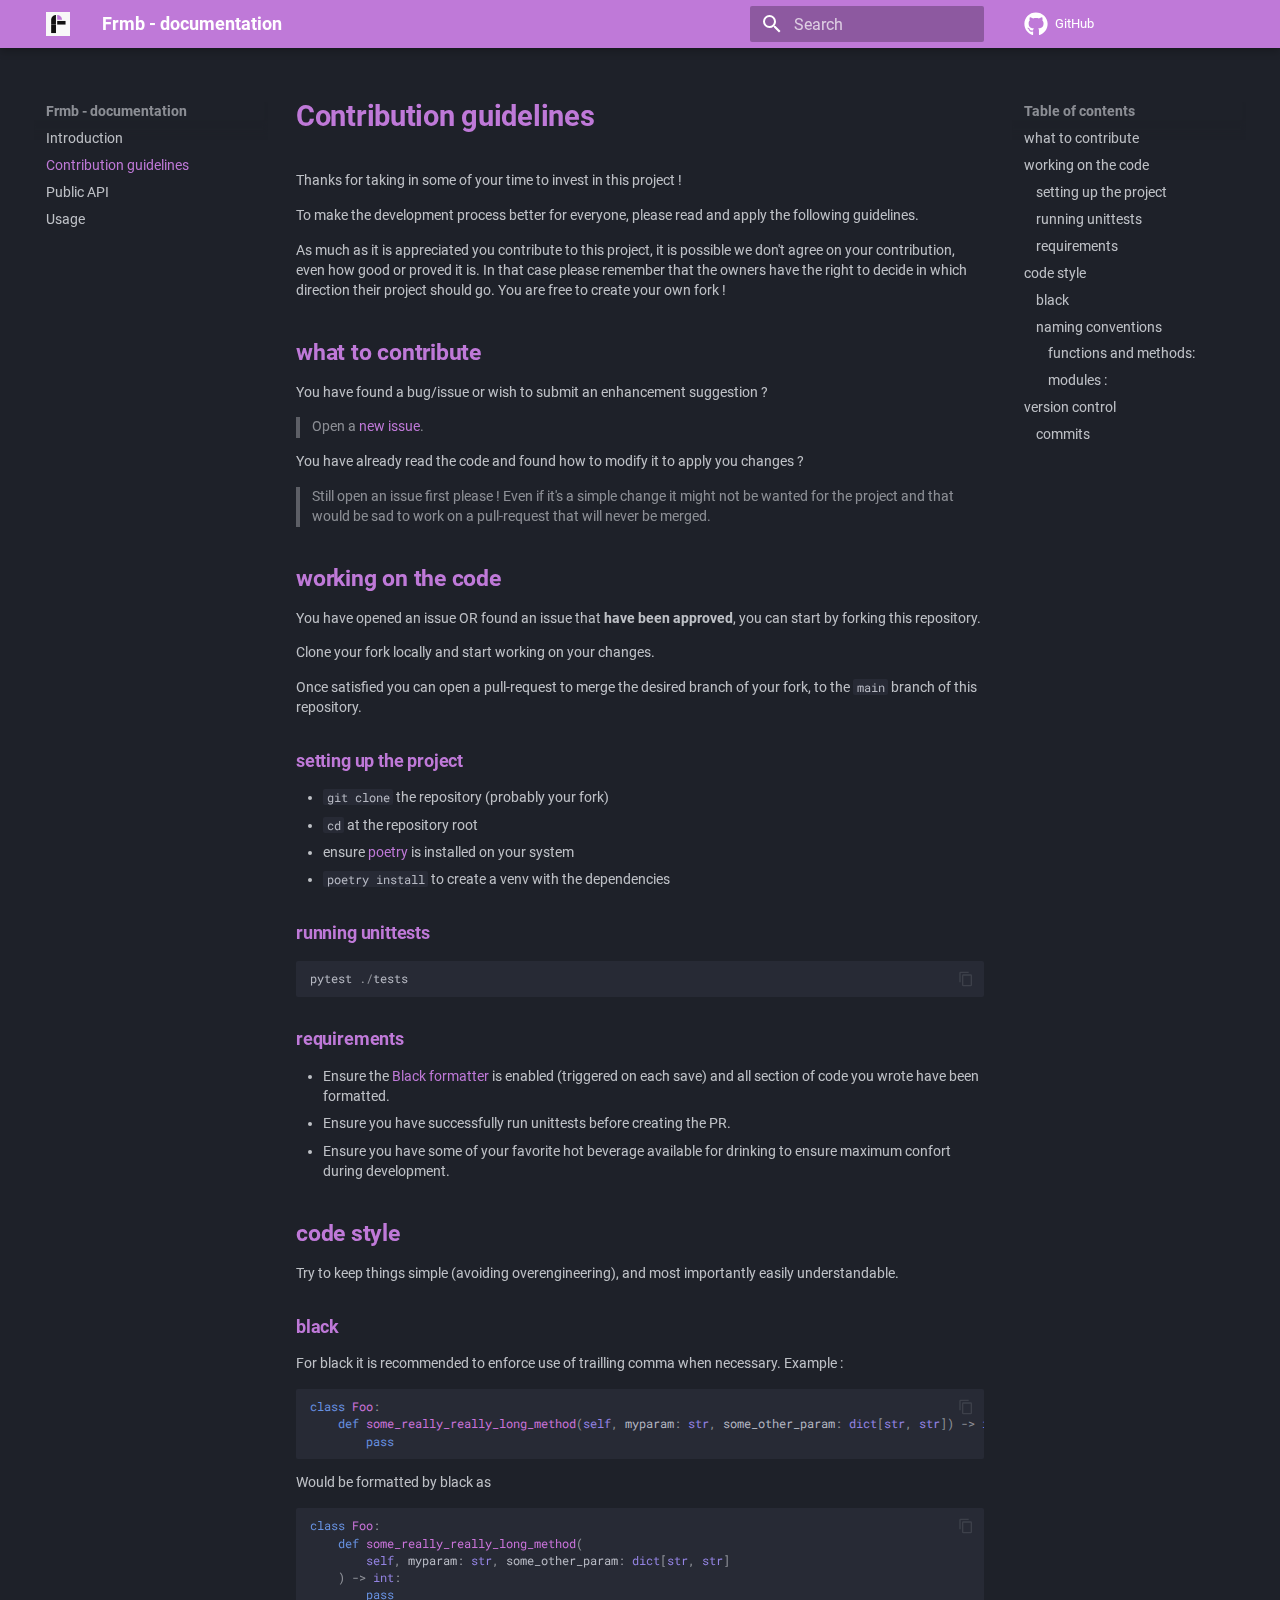
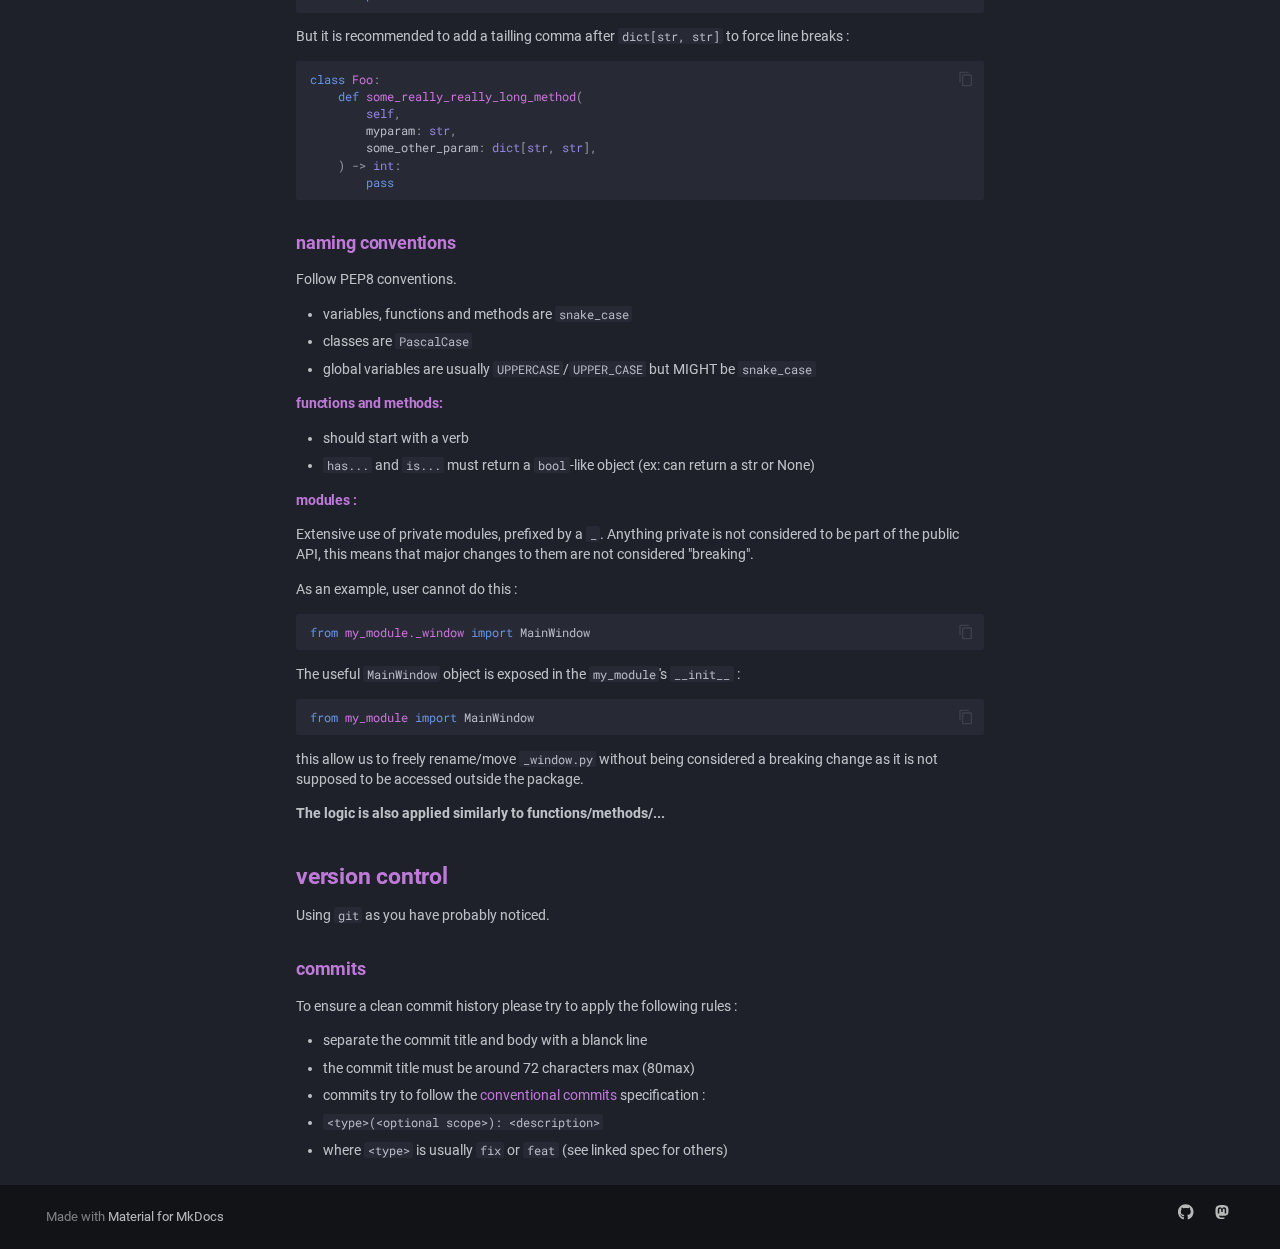
<file: contributing/index.html>
<!doctype html>
<html lang="en" class="no-js">
  <head>
    
      <meta charset="utf-8">
      <meta name="viewport" content="width=device-width,initial-scale=1">
      
      
      
      
        <link rel="prev" href="..">
      
      
        <link rel="next" href="../public-api/">
      
      
      <link rel="icon" href="../img/favicon.ico">
      <meta name="generator" content="mkdocs-1.5.3, mkdocs-material-9.5.6">
    
    
      
        <title>Contribution guidelines - Frmb - documentation</title>
      
    
    
      <link rel="stylesheet" href="../assets/stylesheets/main.50c56a3b.min.css">
      
        
        <link rel="stylesheet" href="../assets/stylesheets/palette.06af60db.min.css">
      
      


    
    
      
    
    
      
        
        
        
        <link rel="stylesheet" href="../assets/external/fonts.googleapis.com/css.49ea35f2.css">
        <style>:root{--md-text-font:"Roboto";--md-code-font:"Roboto Mono"}</style>
      
    
    
      <link rel="stylesheet" href="../assets/_markdown_exec_pyodide.css">
    
      <link rel="stylesheet" href="../assets/_markdown_exec_ansi.css">
    
      <link rel="stylesheet" href="../assets/_mkdocstrings.css">
    
      <link rel="stylesheet" href="../extra.css">
    
    <script>__md_scope=new URL("..",location),__md_hash=e=>[...e].reduce((e,_)=>(e<<5)-e+_.charCodeAt(0),0),__md_get=(e,_=localStorage,t=__md_scope)=>JSON.parse(_.getItem(t.pathname+"."+e)),__md_set=(e,_,t=localStorage,a=__md_scope)=>{try{t.setItem(a.pathname+"."+e,JSON.stringify(_))}catch(e){}}</script>
    
      

    
    
    
  </head>
  
  
    
    
    
    
    
    <body dir="ltr" data-md-color-scheme="slate" data-md-color-primary="custom" data-md-color-accent="custom">
  
    
    <input class="md-toggle" data-md-toggle="drawer" type="checkbox" id="__drawer" autocomplete="off">
    <input class="md-toggle" data-md-toggle="search" type="checkbox" id="__search" autocomplete="off">
    <label class="md-overlay" for="__drawer"></label>
    <div data-md-component="skip">
      
        
        <a href="#contribution-guidelines" class="md-skip">
          Skip to content
        </a>
      
    </div>
    <div data-md-component="announce">
      
    </div>
    
    
      

  

<header class="md-header md-header--shadow" data-md-component="header">
  <nav class="md-header__inner md-grid" aria-label="Header">
    <a href=".." title="Frmb - documentation" class="md-header__button md-logo" aria-label="Frmb - documentation" data-md-component="logo">
      
  <img src="../img/logo.svg" alt="logo">

    </a>
    <label class="md-header__button md-icon" for="__drawer">
      
      <svg xmlns="http://www.w3.org/2000/svg" viewBox="0 0 24 24"><path d="M3 6h18v2H3V6m0 5h18v2H3v-2m0 5h18v2H3v-2Z"/></svg>
    </label>
    <div class="md-header__title" data-md-component="header-title">
      <div class="md-header__ellipsis">
        <div class="md-header__topic">
          <span class="md-ellipsis">
            Frmb - documentation
          </span>
        </div>
        <div class="md-header__topic" data-md-component="header-topic">
          <span class="md-ellipsis">
            
              Contribution guidelines
            
          </span>
        </div>
      </div>
    </div>
    
      
    
    
    
    
      <label class="md-header__button md-icon" for="__search">
        
        <svg xmlns="http://www.w3.org/2000/svg" viewBox="0 0 24 24"><path d="M9.5 3A6.5 6.5 0 0 1 16 9.5c0 1.61-.59 3.09-1.56 4.23l.27.27h.79l5 5-1.5 1.5-5-5v-.79l-.27-.27A6.516 6.516 0 0 1 9.5 16 6.5 6.5 0 0 1 3 9.5 6.5 6.5 0 0 1 9.5 3m0 2C7 5 5 7 5 9.5S7 14 9.5 14 14 12 14 9.5 12 5 9.5 5Z"/></svg>
      </label>
      <div class="md-search" data-md-component="search" role="dialog">
  <label class="md-search__overlay" for="__search"></label>
  <div class="md-search__inner" role="search">
    <form class="md-search__form" name="search">
      <input type="text" class="md-search__input" name="query" aria-label="Search" placeholder="Search" autocapitalize="off" autocorrect="off" autocomplete="off" spellcheck="false" data-md-component="search-query" required>
      <label class="md-search__icon md-icon" for="__search">
        
        <svg xmlns="http://www.w3.org/2000/svg" viewBox="0 0 24 24"><path d="M9.5 3A6.5 6.5 0 0 1 16 9.5c0 1.61-.59 3.09-1.56 4.23l.27.27h.79l5 5-1.5 1.5-5-5v-.79l-.27-.27A6.516 6.516 0 0 1 9.5 16 6.5 6.5 0 0 1 3 9.5 6.5 6.5 0 0 1 9.5 3m0 2C7 5 5 7 5 9.5S7 14 9.5 14 14 12 14 9.5 12 5 9.5 5Z"/></svg>
        
        <svg xmlns="http://www.w3.org/2000/svg" viewBox="0 0 24 24"><path d="M20 11v2H8l5.5 5.5-1.42 1.42L4.16 12l7.92-7.92L13.5 5.5 8 11h12Z"/></svg>
      </label>
      <nav class="md-search__options" aria-label="Search">
        
        <button type="reset" class="md-search__icon md-icon" title="Clear" aria-label="Clear" tabindex="-1">
          
          <svg xmlns="http://www.w3.org/2000/svg" viewBox="0 0 24 24"><path d="M19 6.41 17.59 5 12 10.59 6.41 5 5 6.41 10.59 12 5 17.59 6.41 19 12 13.41 17.59 19 19 17.59 13.41 12 19 6.41Z"/></svg>
        </button>
      </nav>
      
        <div class="md-search__suggest" data-md-component="search-suggest"></div>
      
    </form>
    <div class="md-search__output">
      <div class="md-search__scrollwrap" data-md-scrollfix>
        <div class="md-search-result" data-md-component="search-result">
          <div class="md-search-result__meta">
            Initializing search
          </div>
          <ol class="md-search-result__list" role="presentation"></ol>
        </div>
      </div>
    </div>
  </div>
</div>
    
    
      <div class="md-header__source">
        <a href="https://github.com/MrLixm/frmb" title="Go to repository" class="md-source" data-md-component="source">
  <div class="md-source__icon md-icon">
    
    <svg xmlns="http://www.w3.org/2000/svg" viewBox="0 0 496 512"><!--! Font Awesome Free 6.5.1 by @fontawesome - https://fontawesome.com License - https://fontawesome.com/license/free (Icons: CC BY 4.0, Fonts: SIL OFL 1.1, Code: MIT License) Copyright 2023 Fonticons, Inc.--><path d="M165.9 397.4c0 2-2.3 3.6-5.2 3.6-3.3.3-5.6-1.3-5.6-3.6 0-2 2.3-3.6 5.2-3.6 3-.3 5.6 1.3 5.6 3.6zm-31.1-4.5c-.7 2 1.3 4.3 4.3 4.9 2.6 1 5.6 0 6.2-2s-1.3-4.3-4.3-5.2c-2.6-.7-5.5.3-6.2 2.3zm44.2-1.7c-2.9.7-4.9 2.6-4.6 4.9.3 2 2.9 3.3 5.9 2.6 2.9-.7 4.9-2.6 4.6-4.6-.3-1.9-3-3.2-5.9-2.9zM244.8 8C106.1 8 0 113.3 0 252c0 110.9 69.8 205.8 169.5 239.2 12.8 2.3 17.3-5.6 17.3-12.1 0-6.2-.3-40.4-.3-61.4 0 0-70 15-84.7-29.8 0 0-11.4-29.1-27.8-36.6 0 0-22.9-15.7 1.6-15.4 0 0 24.9 2 38.6 25.8 21.9 38.6 58.6 27.5 72.9 20.9 2.3-16 8.8-27.1 16-33.7-55.9-6.2-112.3-14.3-112.3-110.5 0-27.5 7.6-41.3 23.6-58.9-2.6-6.5-11.1-33.3 2.6-67.9 20.9-6.5 69 27 69 27 20-5.6 41.5-8.5 62.8-8.5s42.8 2.9 62.8 8.5c0 0 48.1-33.6 69-27 13.7 34.7 5.2 61.4 2.6 67.9 16 17.7 25.8 31.5 25.8 58.9 0 96.5-58.9 104.2-114.8 110.5 9.2 7.9 17 22.9 17 46.4 0 33.7-.3 75.4-.3 83.6 0 6.5 4.6 14.4 17.3 12.1C428.2 457.8 496 362.9 496 252 496 113.3 383.5 8 244.8 8zM97.2 352.9c-1.3 1-1 3.3.7 5.2 1.6 1.6 3.9 2.3 5.2 1 1.3-1 1-3.3-.7-5.2-1.6-1.6-3.9-2.3-5.2-1zm-10.8-8.1c-.7 1.3.3 2.9 2.3 3.9 1.6 1 3.6.7 4.3-.7.7-1.3-.3-2.9-2.3-3.9-2-.6-3.6-.3-4.3.7zm32.4 35.6c-1.6 1.3-1 4.3 1.3 6.2 2.3 2.3 5.2 2.6 6.5 1 1.3-1.3.7-4.3-1.3-6.2-2.2-2.3-5.2-2.6-6.5-1zm-11.4-14.7c-1.6 1-1.6 3.6 0 5.9 1.6 2.3 4.3 3.3 5.6 2.3 1.6-1.3 1.6-3.9 0-6.2-1.4-2.3-4-3.3-5.6-2z"/></svg>
  </div>
  <div class="md-source__repository">
    GitHub
  </div>
</a>
      </div>
    
  </nav>
  
</header>
    
    <div class="md-container" data-md-component="container">
      
      
        
          
        
      
      <main class="md-main" data-md-component="main">
        <div class="md-main__inner md-grid">
          
            
              
              <div class="md-sidebar md-sidebar--primary" data-md-component="sidebar" data-md-type="navigation" >
                <div class="md-sidebar__scrollwrap">
                  <div class="md-sidebar__inner">
                    



<nav class="md-nav md-nav--primary" aria-label="Navigation" data-md-level="0">
  <label class="md-nav__title" for="__drawer">
    <a href=".." title="Frmb - documentation" class="md-nav__button md-logo" aria-label="Frmb - documentation" data-md-component="logo">
      
  <img src="../img/logo.svg" alt="logo">

    </a>
    Frmb - documentation
  </label>
  
    <div class="md-nav__source">
      <a href="https://github.com/MrLixm/frmb" title="Go to repository" class="md-source" data-md-component="source">
  <div class="md-source__icon md-icon">
    
    <svg xmlns="http://www.w3.org/2000/svg" viewBox="0 0 496 512"><!--! Font Awesome Free 6.5.1 by @fontawesome - https://fontawesome.com License - https://fontawesome.com/license/free (Icons: CC BY 4.0, Fonts: SIL OFL 1.1, Code: MIT License) Copyright 2023 Fonticons, Inc.--><path d="M165.9 397.4c0 2-2.3 3.6-5.2 3.6-3.3.3-5.6-1.3-5.6-3.6 0-2 2.3-3.6 5.2-3.6 3-.3 5.6 1.3 5.6 3.6zm-31.1-4.5c-.7 2 1.3 4.3 4.3 4.9 2.6 1 5.6 0 6.2-2s-1.3-4.3-4.3-5.2c-2.6-.7-5.5.3-6.2 2.3zm44.2-1.7c-2.9.7-4.9 2.6-4.6 4.9.3 2 2.9 3.3 5.9 2.6 2.9-.7 4.9-2.6 4.6-4.6-.3-1.9-3-3.2-5.9-2.9zM244.8 8C106.1 8 0 113.3 0 252c0 110.9 69.8 205.8 169.5 239.2 12.8 2.3 17.3-5.6 17.3-12.1 0-6.2-.3-40.4-.3-61.4 0 0-70 15-84.7-29.8 0 0-11.4-29.1-27.8-36.6 0 0-22.9-15.7 1.6-15.4 0 0 24.9 2 38.6 25.8 21.9 38.6 58.6 27.5 72.9 20.9 2.3-16 8.8-27.1 16-33.7-55.9-6.2-112.3-14.3-112.3-110.5 0-27.5 7.6-41.3 23.6-58.9-2.6-6.5-11.1-33.3 2.6-67.9 20.9-6.5 69 27 69 27 20-5.6 41.5-8.5 62.8-8.5s42.8 2.9 62.8 8.5c0 0 48.1-33.6 69-27 13.7 34.7 5.2 61.4 2.6 67.9 16 17.7 25.8 31.5 25.8 58.9 0 96.5-58.9 104.2-114.8 110.5 9.2 7.9 17 22.9 17 46.4 0 33.7-.3 75.4-.3 83.6 0 6.5 4.6 14.4 17.3 12.1C428.2 457.8 496 362.9 496 252 496 113.3 383.5 8 244.8 8zM97.2 352.9c-1.3 1-1 3.3.7 5.2 1.6 1.6 3.9 2.3 5.2 1 1.3-1 1-3.3-.7-5.2-1.6-1.6-3.9-2.3-5.2-1zm-10.8-8.1c-.7 1.3.3 2.9 2.3 3.9 1.6 1 3.6.7 4.3-.7.7-1.3-.3-2.9-2.3-3.9-2-.6-3.6-.3-4.3.7zm32.4 35.6c-1.6 1.3-1 4.3 1.3 6.2 2.3 2.3 5.2 2.6 6.5 1 1.3-1.3.7-4.3-1.3-6.2-2.2-2.3-5.2-2.6-6.5-1zm-11.4-14.7c-1.6 1-1.6 3.6 0 5.9 1.6 2.3 4.3 3.3 5.6 2.3 1.6-1.3 1.6-3.9 0-6.2-1.4-2.3-4-3.3-5.6-2z"/></svg>
  </div>
  <div class="md-source__repository">
    GitHub
  </div>
</a>
    </div>
  
  <ul class="md-nav__list" data-md-scrollfix>
    
      
      
  
  
  
  
    <li class="md-nav__item">
      <a href=".." class="md-nav__link">
        
  
  <span class="md-ellipsis">
    Introduction
  </span>
  

      </a>
    </li>
  

    
      
      
  
  
    
  
  
  
    <li class="md-nav__item md-nav__item--active">
      
      <input class="md-nav__toggle md-toggle" type="checkbox" id="__toc">
      
      
        
      
      
        <label class="md-nav__link md-nav__link--active" for="__toc">
          
  
  <span class="md-ellipsis">
    Contribution guidelines
  </span>
  

          <span class="md-nav__icon md-icon"></span>
        </label>
      
      <a href="./" class="md-nav__link md-nav__link--active">
        
  
  <span class="md-ellipsis">
    Contribution guidelines
  </span>
  

      </a>
      
        

<nav class="md-nav md-nav--secondary" aria-label="Table of contents">
  
  
  
    
  
  
    <label class="md-nav__title" for="__toc">
      <span class="md-nav__icon md-icon"></span>
      Table of contents
    </label>
    <ul class="md-nav__list" data-md-component="toc" data-md-scrollfix>
      
        <li class="md-nav__item">
  <a href="#what-to-contribute" class="md-nav__link">
    <span class="md-ellipsis">
      what to contribute
    </span>
  </a>
  
</li>
      
        <li class="md-nav__item">
  <a href="#working-on-the-code" class="md-nav__link">
    <span class="md-ellipsis">
      working on the code
    </span>
  </a>
  
    <nav class="md-nav" aria-label="working on the code">
      <ul class="md-nav__list">
        
          <li class="md-nav__item">
  <a href="#setting-up-the-project" class="md-nav__link">
    <span class="md-ellipsis">
      setting up the project
    </span>
  </a>
  
</li>
        
          <li class="md-nav__item">
  <a href="#running-unittests" class="md-nav__link">
    <span class="md-ellipsis">
      running unittests
    </span>
  </a>
  
</li>
        
          <li class="md-nav__item">
  <a href="#requirements" class="md-nav__link">
    <span class="md-ellipsis">
      requirements
    </span>
  </a>
  
</li>
        
      </ul>
    </nav>
  
</li>
      
        <li class="md-nav__item">
  <a href="#code-style" class="md-nav__link">
    <span class="md-ellipsis">
      code style
    </span>
  </a>
  
    <nav class="md-nav" aria-label="code style">
      <ul class="md-nav__list">
        
          <li class="md-nav__item">
  <a href="#black" class="md-nav__link">
    <span class="md-ellipsis">
      black
    </span>
  </a>
  
</li>
        
          <li class="md-nav__item">
  <a href="#naming-conventions" class="md-nav__link">
    <span class="md-ellipsis">
      naming conventions
    </span>
  </a>
  
    <nav class="md-nav" aria-label="naming conventions">
      <ul class="md-nav__list">
        
          <li class="md-nav__item">
  <a href="#functions-and-methods" class="md-nav__link">
    <span class="md-ellipsis">
      functions and methods:
    </span>
  </a>
  
</li>
        
          <li class="md-nav__item">
  <a href="#modules" class="md-nav__link">
    <span class="md-ellipsis">
      modules :
    </span>
  </a>
  
</li>
        
      </ul>
    </nav>
  
</li>
        
      </ul>
    </nav>
  
</li>
      
        <li class="md-nav__item">
  <a href="#version-control" class="md-nav__link">
    <span class="md-ellipsis">
      version control
    </span>
  </a>
  
    <nav class="md-nav" aria-label="version control">
      <ul class="md-nav__list">
        
          <li class="md-nav__item">
  <a href="#commits" class="md-nav__link">
    <span class="md-ellipsis">
      commits
    </span>
  </a>
  
</li>
        
      </ul>
    </nav>
  
</li>
      
    </ul>
  
</nav>
      
    </li>
  

    
      
      
  
  
  
  
    <li class="md-nav__item">
      <a href="../public-api/" class="md-nav__link">
        
  
  <span class="md-ellipsis">
    Public API
  </span>
  

      </a>
    </li>
  

    
      
      
  
  
  
  
    <li class="md-nav__item">
      <a href="../usage/" class="md-nav__link">
        
  
  <span class="md-ellipsis">
    Usage
  </span>
  

      </a>
    </li>
  

    
  </ul>
</nav>
                  </div>
                </div>
              </div>
            
            
              
              <div class="md-sidebar md-sidebar--secondary" data-md-component="sidebar" data-md-type="toc" >
                <div class="md-sidebar__scrollwrap">
                  <div class="md-sidebar__inner">
                    

<nav class="md-nav md-nav--secondary" aria-label="Table of contents">
  
  
  
    
  
  
    <label class="md-nav__title" for="__toc">
      <span class="md-nav__icon md-icon"></span>
      Table of contents
    </label>
    <ul class="md-nav__list" data-md-component="toc" data-md-scrollfix>
      
        <li class="md-nav__item">
  <a href="#what-to-contribute" class="md-nav__link">
    <span class="md-ellipsis">
      what to contribute
    </span>
  </a>
  
</li>
      
        <li class="md-nav__item">
  <a href="#working-on-the-code" class="md-nav__link">
    <span class="md-ellipsis">
      working on the code
    </span>
  </a>
  
    <nav class="md-nav" aria-label="working on the code">
      <ul class="md-nav__list">
        
          <li class="md-nav__item">
  <a href="#setting-up-the-project" class="md-nav__link">
    <span class="md-ellipsis">
      setting up the project
    </span>
  </a>
  
</li>
        
          <li class="md-nav__item">
  <a href="#running-unittests" class="md-nav__link">
    <span class="md-ellipsis">
      running unittests
    </span>
  </a>
  
</li>
        
          <li class="md-nav__item">
  <a href="#requirements" class="md-nav__link">
    <span class="md-ellipsis">
      requirements
    </span>
  </a>
  
</li>
        
      </ul>
    </nav>
  
</li>
      
        <li class="md-nav__item">
  <a href="#code-style" class="md-nav__link">
    <span class="md-ellipsis">
      code style
    </span>
  </a>
  
    <nav class="md-nav" aria-label="code style">
      <ul class="md-nav__list">
        
          <li class="md-nav__item">
  <a href="#black" class="md-nav__link">
    <span class="md-ellipsis">
      black
    </span>
  </a>
  
</li>
        
          <li class="md-nav__item">
  <a href="#naming-conventions" class="md-nav__link">
    <span class="md-ellipsis">
      naming conventions
    </span>
  </a>
  
    <nav class="md-nav" aria-label="naming conventions">
      <ul class="md-nav__list">
        
          <li class="md-nav__item">
  <a href="#functions-and-methods" class="md-nav__link">
    <span class="md-ellipsis">
      functions and methods:
    </span>
  </a>
  
</li>
        
          <li class="md-nav__item">
  <a href="#modules" class="md-nav__link">
    <span class="md-ellipsis">
      modules :
    </span>
  </a>
  
</li>
        
      </ul>
    </nav>
  
</li>
        
      </ul>
    </nav>
  
</li>
      
        <li class="md-nav__item">
  <a href="#version-control" class="md-nav__link">
    <span class="md-ellipsis">
      version control
    </span>
  </a>
  
    <nav class="md-nav" aria-label="version control">
      <ul class="md-nav__list">
        
          <li class="md-nav__item">
  <a href="#commits" class="md-nav__link">
    <span class="md-ellipsis">
      commits
    </span>
  </a>
  
</li>
        
      </ul>
    </nav>
  
</li>
      
    </ul>
  
</nav>
                  </div>
                </div>
              </div>
            
          
          
            <div class="md-content" data-md-component="content">
              <article class="md-content__inner md-typeset">
                
                  

  
  


<h1 id="contribution-guidelines">Contribution guidelines</h1>
<p>Thanks for taking in some of your time to invest in this project !</p>
<p>To make the development process better for everyone, please read and apply the
following guidelines.</p>
<p>As much as it is appreciated you contribute to this project, it is possible
we don't agree on your contribution, even how good or proved it is. In that
case please remember that the owners have the right to decide in which direction
their project should go. You are free to create your own fork !</p>
<h2 id="what-to-contribute">what to contribute</h2>
<p>You have found a bug/issue or wish to submit an enhancement suggestion ?</p>
<blockquote>
<p>Open a <a href="https://github.com/MrLixm/frmb/issues">new issue</a>.</p>
</blockquote>
<p>You have already read the code and found how to modify it to apply you
changes ?</p>
<blockquote>
<p>Still open an issue first please ! Even if it's a simple change it might not
be wanted for the project and that would be sad to work on a pull-request
that will never be merged.</p>
</blockquote>
<h2 id="working-on-the-code">working on the code</h2>
<p>You have opened an issue OR found an issue that <strong>have been approved</strong>, you
can start by forking this repository.</p>
<p>Clone your fork locally and start working on your changes.</p>
<p>Once satisfied you can open a pull-request to merge the desired branch of your
fork, to the <code>main</code> branch of this repository.</p>
<h3 id="setting-up-the-project">setting up the project</h3>
<ul>
<li><code>git clone</code> the repository (probably your fork)</li>
<li><code>cd</code> at the repository root</li>
<li>ensure <a href="https://python-poetry.org/">poetry</a> is installed on your system</li>
<li><code>poetry install</code> to create a venv with the dependencies</li>
</ul>
<h3 id="running-unittests">running unittests</h3>
<div class="highlight"><pre><span></span><code><span class="n">pytest</span> <span class="p">./</span><span class="n">tests</span>
</code></pre></div>
<h3 id="requirements">requirements</h3>
<ul>
<li>Ensure the <a href="https://black.readthedocs.io/en/stable/">Black formatter</a> is
  enabled (triggered on each save) and all section of code you wrote have been
  formatted.</li>
<li>Ensure you have successfully run unittests before creating the PR.</li>
<li>Ensure you have some of your favorite hot beverage available for drinking to
  ensure maximum confort during development.</li>
</ul>
<h2 id="code-style">code style</h2>
<p>Try to keep things simple (avoiding overengineering), and most importantly
easily understandable.</p>
<h3 id="black">black</h3>
<p>For black it is recommended to enforce use of trailling comma when necessary. Example :
<div class="highlight"><pre><span></span><code><span class="k">class</span> <span class="nc">Foo</span><span class="p">:</span>
    <span class="k">def</span> <span class="nf">some_really_really_long_method</span><span class="p">(</span><span class="bp">self</span><span class="p">,</span> <span class="n">myparam</span><span class="p">:</span> <span class="nb">str</span><span class="p">,</span> <span class="n">some_other_param</span><span class="p">:</span> <span class="nb">dict</span><span class="p">[</span><span class="nb">str</span><span class="p">,</span> <span class="nb">str</span><span class="p">])</span> <span class="o">-&gt;</span> <span class="nb">int</span><span class="p">:</span>
        <span class="k">pass</span>
</code></pre></div>
Would be formatted by black as </p>
<div class="highlight"><pre><span></span><code><span class="k">class</span> <span class="nc">Foo</span><span class="p">:</span>
    <span class="k">def</span> <span class="nf">some_really_really_long_method</span><span class="p">(</span>
        <span class="bp">self</span><span class="p">,</span> <span class="n">myparam</span><span class="p">:</span> <span class="nb">str</span><span class="p">,</span> <span class="n">some_other_param</span><span class="p">:</span> <span class="nb">dict</span><span class="p">[</span><span class="nb">str</span><span class="p">,</span> <span class="nb">str</span><span class="p">]</span>
    <span class="p">)</span> <span class="o">-&gt;</span> <span class="nb">int</span><span class="p">:</span>
        <span class="k">pass</span>
</code></pre></div>
<p>But it is recommended to add a tailling comma after <code>dict[str, str]</code> to force line breaks :</p>
<div class="highlight"><pre><span></span><code><span class="k">class</span> <span class="nc">Foo</span><span class="p">:</span>
    <span class="k">def</span> <span class="nf">some_really_really_long_method</span><span class="p">(</span>
        <span class="bp">self</span><span class="p">,</span>
        <span class="n">myparam</span><span class="p">:</span> <span class="nb">str</span><span class="p">,</span>
        <span class="n">some_other_param</span><span class="p">:</span> <span class="nb">dict</span><span class="p">[</span><span class="nb">str</span><span class="p">,</span> <span class="nb">str</span><span class="p">],</span>
    <span class="p">)</span> <span class="o">-&gt;</span> <span class="nb">int</span><span class="p">:</span>
        <span class="k">pass</span>
</code></pre></div>
<h3 id="naming-conventions">naming conventions</h3>
<p>Follow PEP8 conventions.</p>
<ul>
<li>variables, functions and methods are <code>snake_case</code></li>
<li>classes are <code>PascalCase</code></li>
<li>global variables are usually <code>UPPERCASE</code>/<code>UPPER_CASE</code> but MIGHT be <code>snake_case</code></li>
</ul>
<h4 id="functions-and-methods">functions and methods:</h4>
<ul>
<li>should start with a verb</li>
<li><code>has...</code> and <code>is...</code> must return a <code>bool</code>-like object (ex: can return a str or None)</li>
</ul>
<h4 id="modules">modules :</h4>
<p>Extensive use of private modules, prefixed by a <code>_</code>. Anything private is not
considered to be part of the public API, this means that major changes to them
are not considered "breaking".</p>
<p>As an example, user cannot do this :</p>
<div class="highlight"><pre><span></span><code><span class="kn">from</span> <span class="nn">my_module._window</span> <span class="kn">import</span> <span class="n">MainWindow</span>
</code></pre></div>
<p>The useful <code>MainWindow</code> object is exposed in the <code>my_module</code>'s <code>__init__</code> :</p>
<div class="highlight"><pre><span></span><code><span class="kn">from</span> <span class="nn">my_module</span> <span class="kn">import</span> <span class="n">MainWindow</span>
</code></pre></div>
<p>this allow us to freely rename/move <code>_window.py</code> without being considered a breaking
change as it is not supposed to be accessed outside the package.</p>
<p><strong>The logic is also applied similarly to functions/methods/...</strong></p>
<h2 id="version-control">version control</h2>
<p>Using <code>git</code> as you have probably noticed. </p>
<h3 id="commits">commits</h3>
<p>To ensure a clean commit history please try to apply the following rules :</p>
<ul>
<li>separate the commit title and body with a blanck line</li>
<li>the commit title must be around 72 characters max (80max)</li>
<li>commits try to follow the <a href="https://www.conventionalcommits.org/en/v1.0.0/#summary">conventional commits</a> specification :</li>
<li><code>&lt;type&gt;(&lt;optional scope&gt;): &lt;description&gt;</code></li>
<li>where <code>&lt;type&gt;</code> is usually <code>fix</code> or <code>feat</code> (see linked spec for others)</li>
</ul>












                
              </article>
            </div>
          
          
<script>var target=document.getElementById(location.hash.slice(1));target&&target.name&&(target.checked=target.name.startsWith("__tabbed_"))</script>
        </div>
        
      </main>
      
        <footer class="md-footer">
  
  <div class="md-footer-meta md-typeset">
    <div class="md-footer-meta__inner md-grid">
      <div class="md-copyright">
  
  
    Made with
    <a href="https://squidfunk.github.io/mkdocs-material/" target="_blank" rel="noopener">
      Material for MkDocs
    </a>
  
</div>
      
        <div class="md-social">
  
    
    
    
    
    <a href="https://github.com/MrLixm/frmb" target="_blank" rel="noopener" title="frmb on GitHub" class="md-social__link">
      <svg xmlns="http://www.w3.org/2000/svg" viewBox="0 0 496 512"><!--! Font Awesome Free 6.5.1 by @fontawesome - https://fontawesome.com License - https://fontawesome.com/license/free (Icons: CC BY 4.0, Fonts: SIL OFL 1.1, Code: MIT License) Copyright 2023 Fonticons, Inc.--><path d="M165.9 397.4c0 2-2.3 3.6-5.2 3.6-3.3.3-5.6-1.3-5.6-3.6 0-2 2.3-3.6 5.2-3.6 3-.3 5.6 1.3 5.6 3.6zm-31.1-4.5c-.7 2 1.3 4.3 4.3 4.9 2.6 1 5.6 0 6.2-2s-1.3-4.3-4.3-5.2c-2.6-.7-5.5.3-6.2 2.3zm44.2-1.7c-2.9.7-4.9 2.6-4.6 4.9.3 2 2.9 3.3 5.9 2.6 2.9-.7 4.9-2.6 4.6-4.6-.3-1.9-3-3.2-5.9-2.9zM244.8 8C106.1 8 0 113.3 0 252c0 110.9 69.8 205.8 169.5 239.2 12.8 2.3 17.3-5.6 17.3-12.1 0-6.2-.3-40.4-.3-61.4 0 0-70 15-84.7-29.8 0 0-11.4-29.1-27.8-36.6 0 0-22.9-15.7 1.6-15.4 0 0 24.9 2 38.6 25.8 21.9 38.6 58.6 27.5 72.9 20.9 2.3-16 8.8-27.1 16-33.7-55.9-6.2-112.3-14.3-112.3-110.5 0-27.5 7.6-41.3 23.6-58.9-2.6-6.5-11.1-33.3 2.6-67.9 20.9-6.5 69 27 69 27 20-5.6 41.5-8.5 62.8-8.5s42.8 2.9 62.8 8.5c0 0 48.1-33.6 69-27 13.7 34.7 5.2 61.4 2.6 67.9 16 17.7 25.8 31.5 25.8 58.9 0 96.5-58.9 104.2-114.8 110.5 9.2 7.9 17 22.9 17 46.4 0 33.7-.3 75.4-.3 83.6 0 6.5 4.6 14.4 17.3 12.1C428.2 457.8 496 362.9 496 252 496 113.3 383.5 8 244.8 8zM97.2 352.9c-1.3 1-1 3.3.7 5.2 1.6 1.6 3.9 2.3 5.2 1 1.3-1 1-3.3-.7-5.2-1.6-1.6-3.9-2.3-5.2-1zm-10.8-8.1c-.7 1.3.3 2.9 2.3 3.9 1.6 1 3.6.7 4.3-.7.7-1.3-.3-2.9-2.3-3.9-2-.6-3.6-.3-4.3.7zm32.4 35.6c-1.6 1.3-1 4.3 1.3 6.2 2.3 2.3 5.2 2.6 6.5 1 1.3-1.3.7-4.3-1.3-6.2-2.2-2.3-5.2-2.6-6.5-1zm-11.4-14.7c-1.6 1-1.6 3.6 0 5.9 1.6 2.3 4.3 3.3 5.6 2.3 1.6-1.3 1.6-3.9 0-6.2-1.4-2.3-4-3.3-5.6-2z"/></svg>
    </a>
  
    
    
      
    
    
    
    <a href="https://mastodon.gamedev.place/@liamcollod" target="_blank" rel="noopener me" title="developer personal Mastodon account" class="md-social__link">
      <svg xmlns="http://www.w3.org/2000/svg" viewBox="0 0 448 512"><!--! Font Awesome Free 6.5.1 by @fontawesome - https://fontawesome.com License - https://fontawesome.com/license/free (Icons: CC BY 4.0, Fonts: SIL OFL 1.1, Code: MIT License) Copyright 2023 Fonticons, Inc.--><path d="M433 179.11c0-97.2-63.71-125.7-63.71-125.7-62.52-28.7-228.56-28.4-290.48 0 0 0-63.72 28.5-63.72 125.7 0 115.7-6.6 259.4 105.63 289.1 40.51 10.7 75.32 13 103.33 11.4 50.81-2.8 79.32-18.1 79.32-18.1l-1.7-36.9s-36.31 11.4-77.12 10.1c-40.41-1.4-83-4.4-89.63-54a102.54 102.54 0 0 1-.9-13.9c85.63 20.9 158.65 9.1 178.75 6.7 56.12-6.7 105-41.3 111.23-72.9 9.8-49.8 9-121.5 9-121.5zm-75.12 125.2h-46.63v-114.2c0-49.7-64-51.6-64 6.9v62.5h-46.33V197c0-58.5-64-56.6-64-6.9v114.2H90.19c0-122.1-5.2-147.9 18.41-175 25.9-28.9 79.82-30.8 103.83 6.1l11.6 19.5 11.6-19.5c24.11-37.1 78.12-34.8 103.83-6.1 23.71 27.3 18.4 53 18.4 175z"/></svg>
    </a>
  
</div>
      
    </div>
  </div>
</footer>
      
    </div>
    <div class="md-dialog" data-md-component="dialog">
      <div class="md-dialog__inner md-typeset"></div>
    </div>
    
    
    <script id="__config" type="application/json">{"base": "..", "features": ["search.suggest", "content.code.annotate", "content.code.copy"], "search": "../assets/javascripts/workers/search.b8dbb3d2.min.js", "translations": {"clipboard.copied": "Copied to clipboard", "clipboard.copy": "Copy to clipboard", "search.result.more.one": "1 more on this page", "search.result.more.other": "# more on this page", "search.result.none": "No matching documents", "search.result.one": "1 matching document", "search.result.other": "# matching documents", "search.result.placeholder": "Type to start searching", "search.result.term.missing": "Missing", "select.version": "Select version"}}</script>
    
    
      <script src="../assets/javascripts/bundle.e1c3ead8.min.js"></script>
      
        <script src="../assets/_markdown_exec_pyodide.js"></script>
      
        <script src="../assets/external/unpkg.com/mermaid@10.7.0/dist/mermaid.min.js"></script>
      
    
  </body>
</html>
</file>
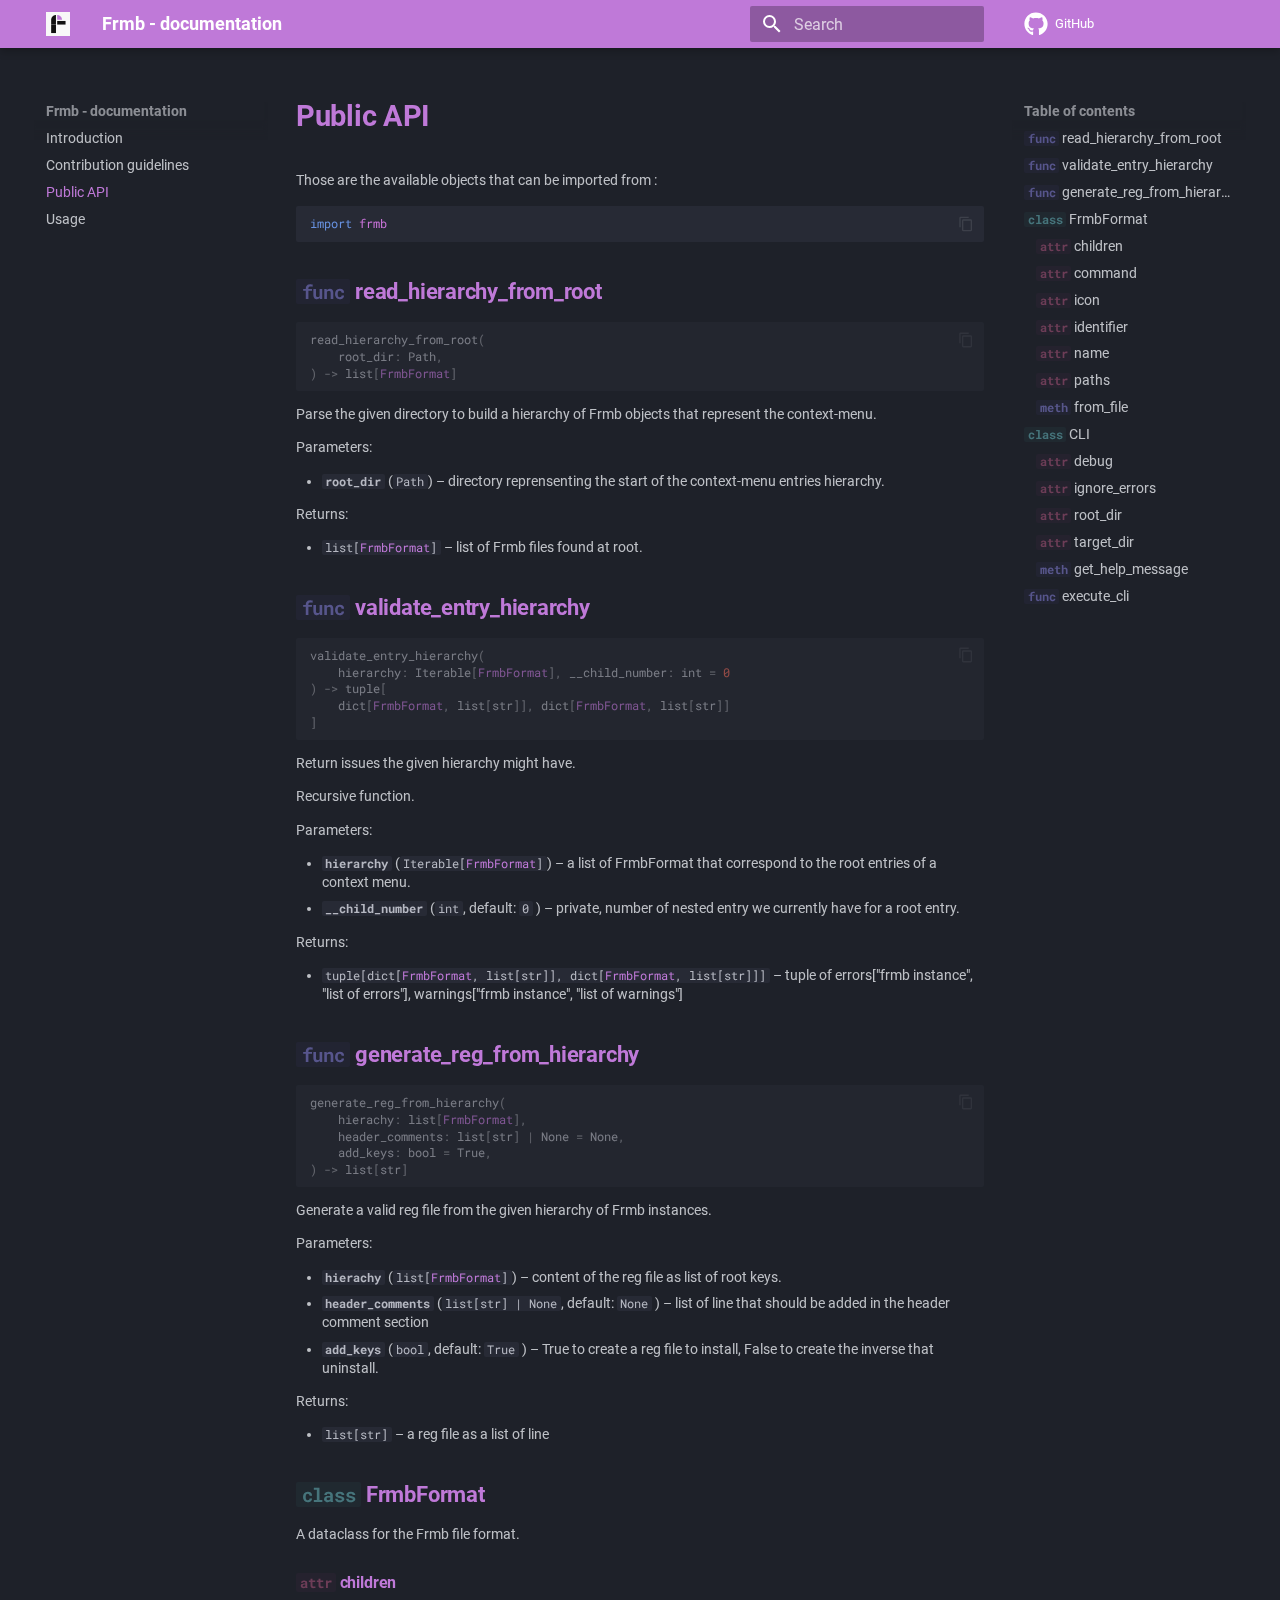
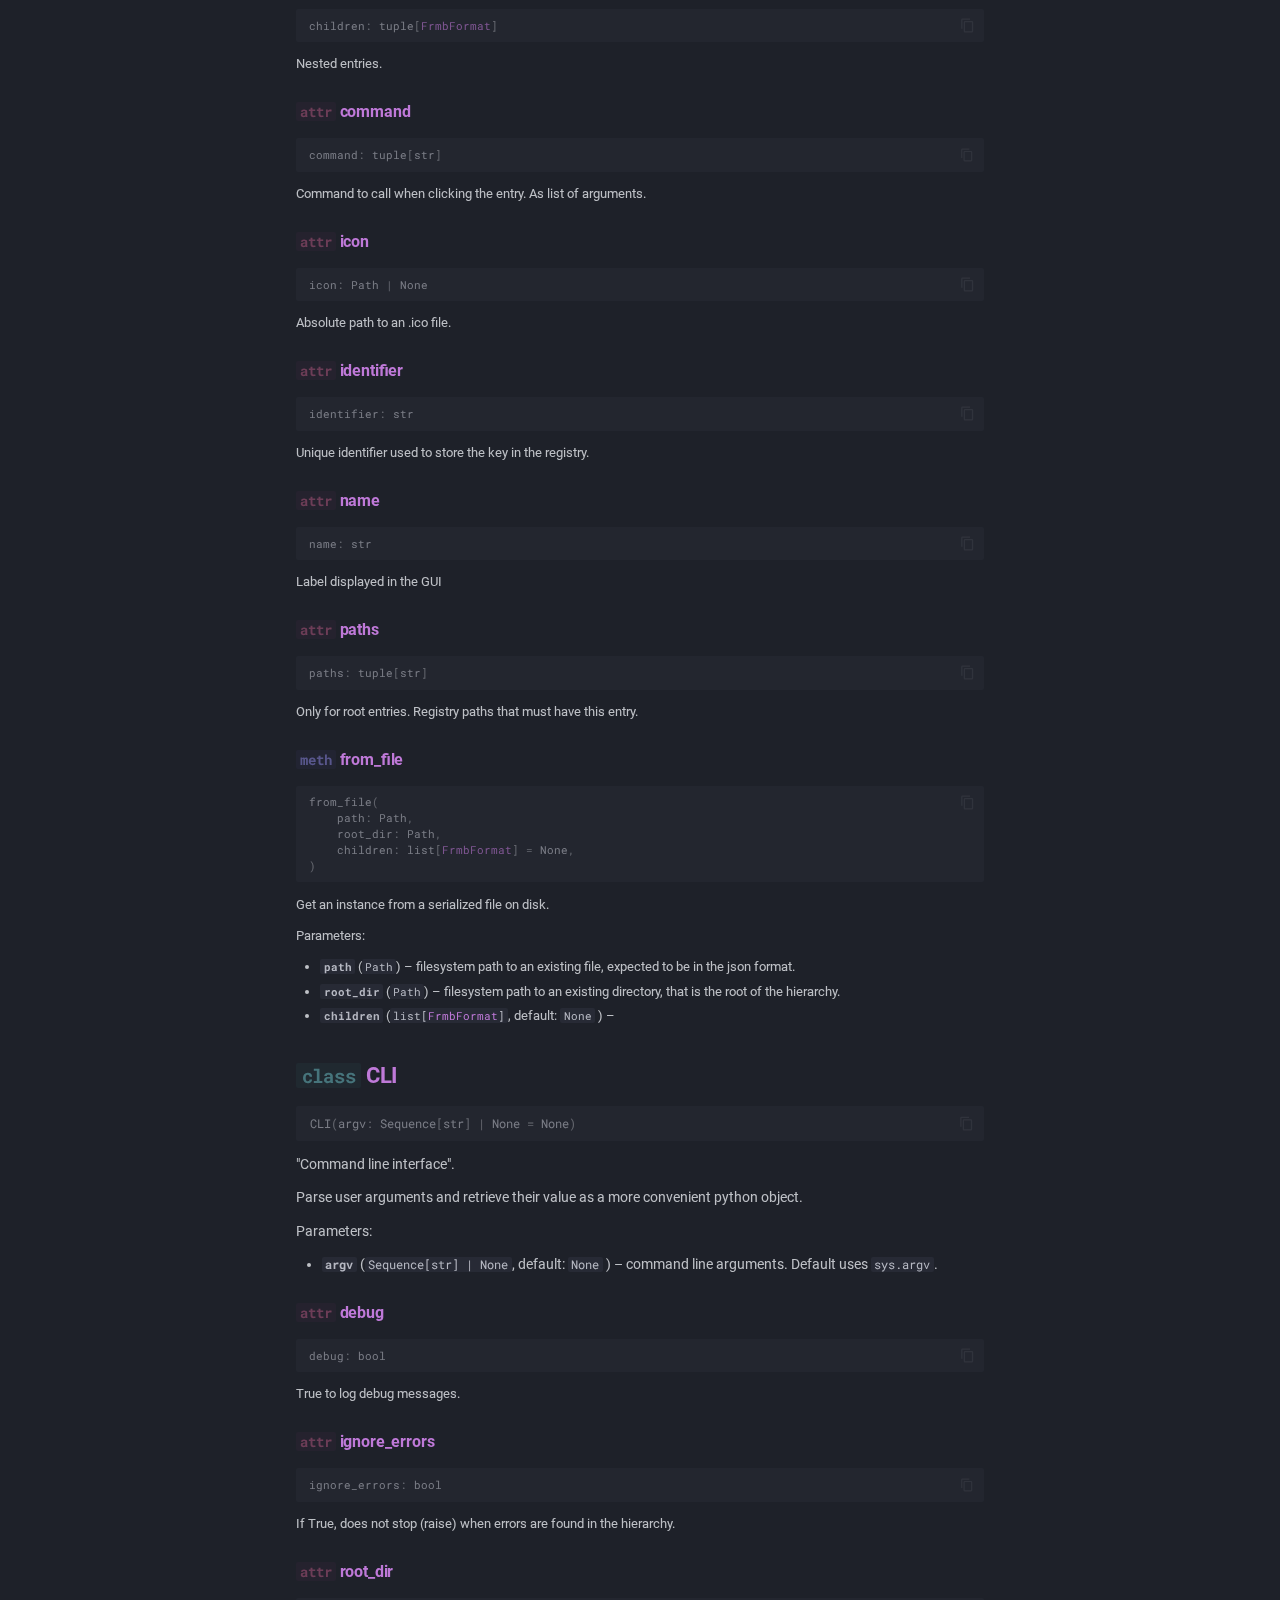
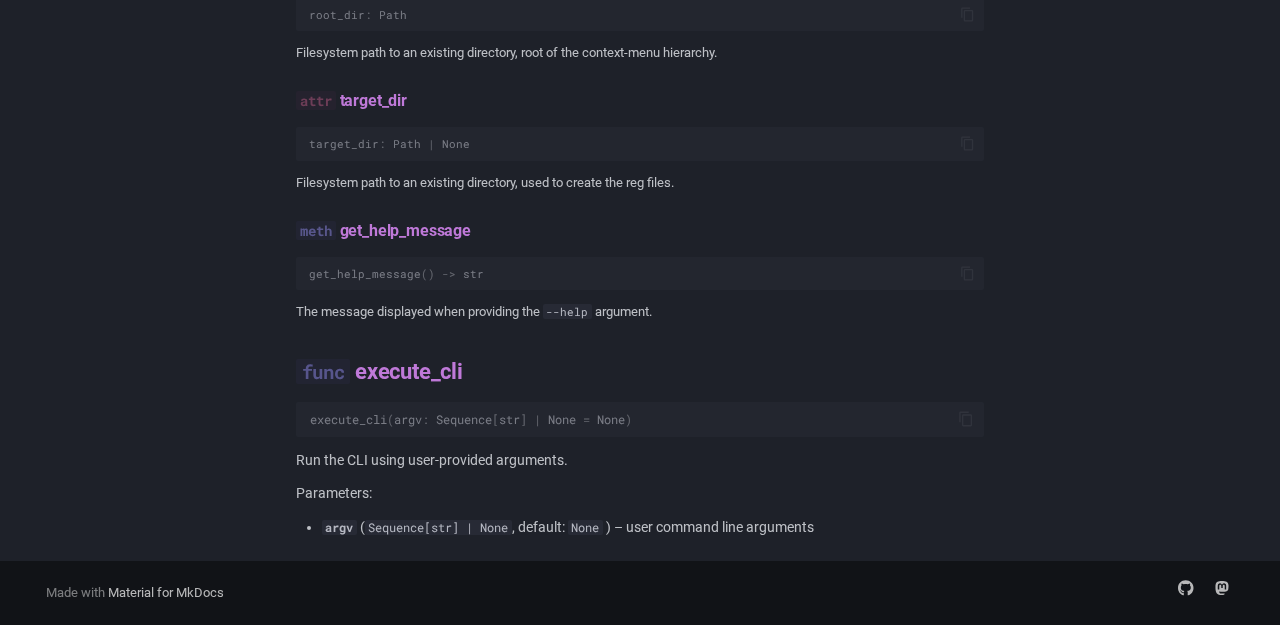
<file: public-api/index.html>
<!doctype html>
<html lang="en" class="no-js">
  <head>
    
      <meta charset="utf-8">
      <meta name="viewport" content="width=device-width,initial-scale=1">
      
      
      
      
        <link rel="prev" href="../contributing/">
      
      
        <link rel="next" href="../usage/">
      
      
      <link rel="icon" href="../img/favicon.ico">
      <meta name="generator" content="mkdocs-1.5.3, mkdocs-material-9.5.6">
    
    
      
        <title>Public API - Frmb - documentation</title>
      
    
    
      <link rel="stylesheet" href="../assets/stylesheets/main.50c56a3b.min.css">
      
        
        <link rel="stylesheet" href="../assets/stylesheets/palette.06af60db.min.css">
      
      


    
    
      
    
    
      
        
        
        
        <link rel="stylesheet" href="../assets/external/fonts.googleapis.com/css.49ea35f2.css">
        <style>:root{--md-text-font:"Roboto";--md-code-font:"Roboto Mono"}</style>
      
    
    
      <link rel="stylesheet" href="../assets/_markdown_exec_pyodide.css">
    
      <link rel="stylesheet" href="../assets/_markdown_exec_ansi.css">
    
      <link rel="stylesheet" href="../assets/_mkdocstrings.css">
    
      <link rel="stylesheet" href="../extra.css">
    
    <script>__md_scope=new URL("..",location),__md_hash=e=>[...e].reduce((e,_)=>(e<<5)-e+_.charCodeAt(0),0),__md_get=(e,_=localStorage,t=__md_scope)=>JSON.parse(_.getItem(t.pathname+"."+e)),__md_set=(e,_,t=localStorage,a=__md_scope)=>{try{t.setItem(a.pathname+"."+e,JSON.stringify(_))}catch(e){}}</script>
    
      

    
    
    
  </head>
  
  
    
    
    
    
    
    <body dir="ltr" data-md-color-scheme="slate" data-md-color-primary="custom" data-md-color-accent="custom">
  
    
    <input class="md-toggle" data-md-toggle="drawer" type="checkbox" id="__drawer" autocomplete="off">
    <input class="md-toggle" data-md-toggle="search" type="checkbox" id="__search" autocomplete="off">
    <label class="md-overlay" for="__drawer"></label>
    <div data-md-component="skip">
      
        
        <a href="#public-api" class="md-skip">
          Skip to content
        </a>
      
    </div>
    <div data-md-component="announce">
      
    </div>
    
    
      

  

<header class="md-header md-header--shadow" data-md-component="header">
  <nav class="md-header__inner md-grid" aria-label="Header">
    <a href=".." title="Frmb - documentation" class="md-header__button md-logo" aria-label="Frmb - documentation" data-md-component="logo">
      
  <img src="../img/logo.svg" alt="logo">

    </a>
    <label class="md-header__button md-icon" for="__drawer">
      
      <svg xmlns="http://www.w3.org/2000/svg" viewBox="0 0 24 24"><path d="M3 6h18v2H3V6m0 5h18v2H3v-2m0 5h18v2H3v-2Z"/></svg>
    </label>
    <div class="md-header__title" data-md-component="header-title">
      <div class="md-header__ellipsis">
        <div class="md-header__topic">
          <span class="md-ellipsis">
            Frmb - documentation
          </span>
        </div>
        <div class="md-header__topic" data-md-component="header-topic">
          <span class="md-ellipsis">
            
              Public API
            
          </span>
        </div>
      </div>
    </div>
    
      
    
    
    
    
      <label class="md-header__button md-icon" for="__search">
        
        <svg xmlns="http://www.w3.org/2000/svg" viewBox="0 0 24 24"><path d="M9.5 3A6.5 6.5 0 0 1 16 9.5c0 1.61-.59 3.09-1.56 4.23l.27.27h.79l5 5-1.5 1.5-5-5v-.79l-.27-.27A6.516 6.516 0 0 1 9.5 16 6.5 6.5 0 0 1 3 9.5 6.5 6.5 0 0 1 9.5 3m0 2C7 5 5 7 5 9.5S7 14 9.5 14 14 12 14 9.5 12 5 9.5 5Z"/></svg>
      </label>
      <div class="md-search" data-md-component="search" role="dialog">
  <label class="md-search__overlay" for="__search"></label>
  <div class="md-search__inner" role="search">
    <form class="md-search__form" name="search">
      <input type="text" class="md-search__input" name="query" aria-label="Search" placeholder="Search" autocapitalize="off" autocorrect="off" autocomplete="off" spellcheck="false" data-md-component="search-query" required>
      <label class="md-search__icon md-icon" for="__search">
        
        <svg xmlns="http://www.w3.org/2000/svg" viewBox="0 0 24 24"><path d="M9.5 3A6.5 6.5 0 0 1 16 9.5c0 1.61-.59 3.09-1.56 4.23l.27.27h.79l5 5-1.5 1.5-5-5v-.79l-.27-.27A6.516 6.516 0 0 1 9.5 16 6.5 6.5 0 0 1 3 9.5 6.5 6.5 0 0 1 9.5 3m0 2C7 5 5 7 5 9.5S7 14 9.5 14 14 12 14 9.5 12 5 9.5 5Z"/></svg>
        
        <svg xmlns="http://www.w3.org/2000/svg" viewBox="0 0 24 24"><path d="M20 11v2H8l5.5 5.5-1.42 1.42L4.16 12l7.92-7.92L13.5 5.5 8 11h12Z"/></svg>
      </label>
      <nav class="md-search__options" aria-label="Search">
        
        <button type="reset" class="md-search__icon md-icon" title="Clear" aria-label="Clear" tabindex="-1">
          
          <svg xmlns="http://www.w3.org/2000/svg" viewBox="0 0 24 24"><path d="M19 6.41 17.59 5 12 10.59 6.41 5 5 6.41 10.59 12 5 17.59 6.41 19 12 13.41 17.59 19 19 17.59 13.41 12 19 6.41Z"/></svg>
        </button>
      </nav>
      
        <div class="md-search__suggest" data-md-component="search-suggest"></div>
      
    </form>
    <div class="md-search__output">
      <div class="md-search__scrollwrap" data-md-scrollfix>
        <div class="md-search-result" data-md-component="search-result">
          <div class="md-search-result__meta">
            Initializing search
          </div>
          <ol class="md-search-result__list" role="presentation"></ol>
        </div>
      </div>
    </div>
  </div>
</div>
    
    
      <div class="md-header__source">
        <a href="https://github.com/MrLixm/frmb" title="Go to repository" class="md-source" data-md-component="source">
  <div class="md-source__icon md-icon">
    
    <svg xmlns="http://www.w3.org/2000/svg" viewBox="0 0 496 512"><!--! Font Awesome Free 6.5.1 by @fontawesome - https://fontawesome.com License - https://fontawesome.com/license/free (Icons: CC BY 4.0, Fonts: SIL OFL 1.1, Code: MIT License) Copyright 2023 Fonticons, Inc.--><path d="M165.9 397.4c0 2-2.3 3.6-5.2 3.6-3.3.3-5.6-1.3-5.6-3.6 0-2 2.3-3.6 5.2-3.6 3-.3 5.6 1.3 5.6 3.6zm-31.1-4.5c-.7 2 1.3 4.3 4.3 4.9 2.6 1 5.6 0 6.2-2s-1.3-4.3-4.3-5.2c-2.6-.7-5.5.3-6.2 2.3zm44.2-1.7c-2.9.7-4.9 2.6-4.6 4.9.3 2 2.9 3.3 5.9 2.6 2.9-.7 4.9-2.6 4.6-4.6-.3-1.9-3-3.2-5.9-2.9zM244.8 8C106.1 8 0 113.3 0 252c0 110.9 69.8 205.8 169.5 239.2 12.8 2.3 17.3-5.6 17.3-12.1 0-6.2-.3-40.4-.3-61.4 0 0-70 15-84.7-29.8 0 0-11.4-29.1-27.8-36.6 0 0-22.9-15.7 1.6-15.4 0 0 24.9 2 38.6 25.8 21.9 38.6 58.6 27.5 72.9 20.9 2.3-16 8.8-27.1 16-33.7-55.9-6.2-112.3-14.3-112.3-110.5 0-27.5 7.6-41.3 23.6-58.9-2.6-6.5-11.1-33.3 2.6-67.9 20.9-6.5 69 27 69 27 20-5.6 41.5-8.5 62.8-8.5s42.8 2.9 62.8 8.5c0 0 48.1-33.6 69-27 13.7 34.7 5.2 61.4 2.6 67.9 16 17.7 25.8 31.5 25.8 58.9 0 96.5-58.9 104.2-114.8 110.5 9.2 7.9 17 22.9 17 46.4 0 33.7-.3 75.4-.3 83.6 0 6.5 4.6 14.4 17.3 12.1C428.2 457.8 496 362.9 496 252 496 113.3 383.5 8 244.8 8zM97.2 352.9c-1.3 1-1 3.3.7 5.2 1.6 1.6 3.9 2.3 5.2 1 1.3-1 1-3.3-.7-5.2-1.6-1.6-3.9-2.3-5.2-1zm-10.8-8.1c-.7 1.3.3 2.9 2.3 3.9 1.6 1 3.6.7 4.3-.7.7-1.3-.3-2.9-2.3-3.9-2-.6-3.6-.3-4.3.7zm32.4 35.6c-1.6 1.3-1 4.3 1.3 6.2 2.3 2.3 5.2 2.6 6.5 1 1.3-1.3.7-4.3-1.3-6.2-2.2-2.3-5.2-2.6-6.5-1zm-11.4-14.7c-1.6 1-1.6 3.6 0 5.9 1.6 2.3 4.3 3.3 5.6 2.3 1.6-1.3 1.6-3.9 0-6.2-1.4-2.3-4-3.3-5.6-2z"/></svg>
  </div>
  <div class="md-source__repository">
    GitHub
  </div>
</a>
      </div>
    
  </nav>
  
</header>
    
    <div class="md-container" data-md-component="container">
      
      
        
          
        
      
      <main class="md-main" data-md-component="main">
        <div class="md-main__inner md-grid">
          
            
              
              <div class="md-sidebar md-sidebar--primary" data-md-component="sidebar" data-md-type="navigation" >
                <div class="md-sidebar__scrollwrap">
                  <div class="md-sidebar__inner">
                    



<nav class="md-nav md-nav--primary" aria-label="Navigation" data-md-level="0">
  <label class="md-nav__title" for="__drawer">
    <a href=".." title="Frmb - documentation" class="md-nav__button md-logo" aria-label="Frmb - documentation" data-md-component="logo">
      
  <img src="../img/logo.svg" alt="logo">

    </a>
    Frmb - documentation
  </label>
  
    <div class="md-nav__source">
      <a href="https://github.com/MrLixm/frmb" title="Go to repository" class="md-source" data-md-component="source">
  <div class="md-source__icon md-icon">
    
    <svg xmlns="http://www.w3.org/2000/svg" viewBox="0 0 496 512"><!--! Font Awesome Free 6.5.1 by @fontawesome - https://fontawesome.com License - https://fontawesome.com/license/free (Icons: CC BY 4.0, Fonts: SIL OFL 1.1, Code: MIT License) Copyright 2023 Fonticons, Inc.--><path d="M165.9 397.4c0 2-2.3 3.6-5.2 3.6-3.3.3-5.6-1.3-5.6-3.6 0-2 2.3-3.6 5.2-3.6 3-.3 5.6 1.3 5.6 3.6zm-31.1-4.5c-.7 2 1.3 4.3 4.3 4.9 2.6 1 5.6 0 6.2-2s-1.3-4.3-4.3-5.2c-2.6-.7-5.5.3-6.2 2.3zm44.2-1.7c-2.9.7-4.9 2.6-4.6 4.9.3 2 2.9 3.3 5.9 2.6 2.9-.7 4.9-2.6 4.6-4.6-.3-1.9-3-3.2-5.9-2.9zM244.8 8C106.1 8 0 113.3 0 252c0 110.9 69.8 205.8 169.5 239.2 12.8 2.3 17.3-5.6 17.3-12.1 0-6.2-.3-40.4-.3-61.4 0 0-70 15-84.7-29.8 0 0-11.4-29.1-27.8-36.6 0 0-22.9-15.7 1.6-15.4 0 0 24.9 2 38.6 25.8 21.9 38.6 58.6 27.5 72.9 20.9 2.3-16 8.8-27.1 16-33.7-55.9-6.2-112.3-14.3-112.3-110.5 0-27.5 7.6-41.3 23.6-58.9-2.6-6.5-11.1-33.3 2.6-67.9 20.9-6.5 69 27 69 27 20-5.6 41.5-8.5 62.8-8.5s42.8 2.9 62.8 8.5c0 0 48.1-33.6 69-27 13.7 34.7 5.2 61.4 2.6 67.9 16 17.7 25.8 31.5 25.8 58.9 0 96.5-58.9 104.2-114.8 110.5 9.2 7.9 17 22.9 17 46.4 0 33.7-.3 75.4-.3 83.6 0 6.5 4.6 14.4 17.3 12.1C428.2 457.8 496 362.9 496 252 496 113.3 383.5 8 244.8 8zM97.2 352.9c-1.3 1-1 3.3.7 5.2 1.6 1.6 3.9 2.3 5.2 1 1.3-1 1-3.3-.7-5.2-1.6-1.6-3.9-2.3-5.2-1zm-10.8-8.1c-.7 1.3.3 2.9 2.3 3.9 1.6 1 3.6.7 4.3-.7.7-1.3-.3-2.9-2.3-3.9-2-.6-3.6-.3-4.3.7zm32.4 35.6c-1.6 1.3-1 4.3 1.3 6.2 2.3 2.3 5.2 2.6 6.5 1 1.3-1.3.7-4.3-1.3-6.2-2.2-2.3-5.2-2.6-6.5-1zm-11.4-14.7c-1.6 1-1.6 3.6 0 5.9 1.6 2.3 4.3 3.3 5.6 2.3 1.6-1.3 1.6-3.9 0-6.2-1.4-2.3-4-3.3-5.6-2z"/></svg>
  </div>
  <div class="md-source__repository">
    GitHub
  </div>
</a>
    </div>
  
  <ul class="md-nav__list" data-md-scrollfix>
    
      
      
  
  
  
  
    <li class="md-nav__item">
      <a href=".." class="md-nav__link">
        
  
  <span class="md-ellipsis">
    Introduction
  </span>
  

      </a>
    </li>
  

    
      
      
  
  
  
  
    <li class="md-nav__item">
      <a href="../contributing/" class="md-nav__link">
        
  
  <span class="md-ellipsis">
    Contribution guidelines
  </span>
  

      </a>
    </li>
  

    
      
      
  
  
    
  
  
  
    <li class="md-nav__item md-nav__item--active">
      
      <input class="md-nav__toggle md-toggle" type="checkbox" id="__toc">
      
      
        
      
      
        <label class="md-nav__link md-nav__link--active" for="__toc">
          
  
  <span class="md-ellipsis">
    Public API
  </span>
  

          <span class="md-nav__icon md-icon"></span>
        </label>
      
      <a href="./" class="md-nav__link md-nav__link--active">
        
  
  <span class="md-ellipsis">
    Public API
  </span>
  

      </a>
      
        

<nav class="md-nav md-nav--secondary" aria-label="Table of contents">
  
  
  
    
  
  
    <label class="md-nav__title" for="__toc">
      <span class="md-nav__icon md-icon"></span>
      Table of contents
    </label>
    <ul class="md-nav__list" data-md-component="toc" data-md-scrollfix>
      
        <li class="md-nav__item">
  <a href="#frmb.read_hierarchy_from_root" class="md-nav__link">
    <span class="md-ellipsis">
      <code class="doc-symbol doc-symbol-toc doc-symbol-function"></code>&nbsp;read_hierarchy_from_root
    </span>
  </a>
  
</li>
      
        <li class="md-nav__item">
  <a href="#frmb.validate_entry_hierarchy" class="md-nav__link">
    <span class="md-ellipsis">
      <code class="doc-symbol doc-symbol-toc doc-symbol-function"></code>&nbsp;validate_entry_hierarchy
    </span>
  </a>
  
</li>
      
        <li class="md-nav__item">
  <a href="#frmb.generate_reg_from_hierarchy" class="md-nav__link">
    <span class="md-ellipsis">
      <code class="doc-symbol doc-symbol-toc doc-symbol-function"></code>&nbsp;generate_reg_from_hierarchy
    </span>
  </a>
  
</li>
      
        <li class="md-nav__item">
  <a href="#frmb.FrmbFormat" class="md-nav__link">
    <span class="md-ellipsis">
      <code class="doc-symbol doc-symbol-toc doc-symbol-class"></code>&nbsp;FrmbFormat
    </span>
  </a>
  
    <nav class="md-nav" aria-label=" FrmbFormat">
      <ul class="md-nav__list">
        
          <li class="md-nav__item">
  <a href="#frmb.FrmbFormat.children" class="md-nav__link">
    <span class="md-ellipsis">
      <code class="doc-symbol doc-symbol-toc doc-symbol-attribute"></code>&nbsp;children
    </span>
  </a>
  
</li>
        
          <li class="md-nav__item">
  <a href="#frmb.FrmbFormat.command" class="md-nav__link">
    <span class="md-ellipsis">
      <code class="doc-symbol doc-symbol-toc doc-symbol-attribute"></code>&nbsp;command
    </span>
  </a>
  
</li>
        
          <li class="md-nav__item">
  <a href="#frmb.FrmbFormat.icon" class="md-nav__link">
    <span class="md-ellipsis">
      <code class="doc-symbol doc-symbol-toc doc-symbol-attribute"></code>&nbsp;icon
    </span>
  </a>
  
</li>
        
          <li class="md-nav__item">
  <a href="#frmb.FrmbFormat.identifier" class="md-nav__link">
    <span class="md-ellipsis">
      <code class="doc-symbol doc-symbol-toc doc-symbol-attribute"></code>&nbsp;identifier
    </span>
  </a>
  
</li>
        
          <li class="md-nav__item">
  <a href="#frmb.FrmbFormat.name" class="md-nav__link">
    <span class="md-ellipsis">
      <code class="doc-symbol doc-symbol-toc doc-symbol-attribute"></code>&nbsp;name
    </span>
  </a>
  
</li>
        
          <li class="md-nav__item">
  <a href="#frmb.FrmbFormat.paths" class="md-nav__link">
    <span class="md-ellipsis">
      <code class="doc-symbol doc-symbol-toc doc-symbol-attribute"></code>&nbsp;paths
    </span>
  </a>
  
</li>
        
          <li class="md-nav__item">
  <a href="#frmb.FrmbFormat.from_file" class="md-nav__link">
    <span class="md-ellipsis">
      <code class="doc-symbol doc-symbol-toc doc-symbol-method"></code>&nbsp;from_file
    </span>
  </a>
  
</li>
        
      </ul>
    </nav>
  
</li>
      
        <li class="md-nav__item">
  <a href="#frmb.CLI" class="md-nav__link">
    <span class="md-ellipsis">
      <code class="doc-symbol doc-symbol-toc doc-symbol-class"></code>&nbsp;CLI
    </span>
  </a>
  
    <nav class="md-nav" aria-label=" CLI">
      <ul class="md-nav__list">
        
          <li class="md-nav__item">
  <a href="#frmb.CLI.debug" class="md-nav__link">
    <span class="md-ellipsis">
      <code class="doc-symbol doc-symbol-toc doc-symbol-attribute"></code>&nbsp;debug
    </span>
  </a>
  
</li>
        
          <li class="md-nav__item">
  <a href="#frmb.CLI.ignore_errors" class="md-nav__link">
    <span class="md-ellipsis">
      <code class="doc-symbol doc-symbol-toc doc-symbol-attribute"></code>&nbsp;ignore_errors
    </span>
  </a>
  
</li>
        
          <li class="md-nav__item">
  <a href="#frmb.CLI.root_dir" class="md-nav__link">
    <span class="md-ellipsis">
      <code class="doc-symbol doc-symbol-toc doc-symbol-attribute"></code>&nbsp;root_dir
    </span>
  </a>
  
</li>
        
          <li class="md-nav__item">
  <a href="#frmb.CLI.target_dir" class="md-nav__link">
    <span class="md-ellipsis">
      <code class="doc-symbol doc-symbol-toc doc-symbol-attribute"></code>&nbsp;target_dir
    </span>
  </a>
  
</li>
        
          <li class="md-nav__item">
  <a href="#frmb.CLI.get_help_message" class="md-nav__link">
    <span class="md-ellipsis">
      <code class="doc-symbol doc-symbol-toc doc-symbol-method"></code>&nbsp;get_help_message
    </span>
  </a>
  
</li>
        
      </ul>
    </nav>
  
</li>
      
        <li class="md-nav__item">
  <a href="#frmb.execute_cli" class="md-nav__link">
    <span class="md-ellipsis">
      <code class="doc-symbol doc-symbol-toc doc-symbol-function"></code>&nbsp;execute_cli
    </span>
  </a>
  
</li>
      
    </ul>
  
</nav>
      
    </li>
  

    
      
      
  
  
  
  
    <li class="md-nav__item">
      <a href="../usage/" class="md-nav__link">
        
  
  <span class="md-ellipsis">
    Usage
  </span>
  

      </a>
    </li>
  

    
  </ul>
</nav>
                  </div>
                </div>
              </div>
            
            
              
              <div class="md-sidebar md-sidebar--secondary" data-md-component="sidebar" data-md-type="toc" >
                <div class="md-sidebar__scrollwrap">
                  <div class="md-sidebar__inner">
                    

<nav class="md-nav md-nav--secondary" aria-label="Table of contents">
  
  
  
    
  
  
    <label class="md-nav__title" for="__toc">
      <span class="md-nav__icon md-icon"></span>
      Table of contents
    </label>
    <ul class="md-nav__list" data-md-component="toc" data-md-scrollfix>
      
        <li class="md-nav__item">
  <a href="#frmb.read_hierarchy_from_root" class="md-nav__link">
    <span class="md-ellipsis">
      <code class="doc-symbol doc-symbol-toc doc-symbol-function"></code>&nbsp;read_hierarchy_from_root
    </span>
  </a>
  
</li>
      
        <li class="md-nav__item">
  <a href="#frmb.validate_entry_hierarchy" class="md-nav__link">
    <span class="md-ellipsis">
      <code class="doc-symbol doc-symbol-toc doc-symbol-function"></code>&nbsp;validate_entry_hierarchy
    </span>
  </a>
  
</li>
      
        <li class="md-nav__item">
  <a href="#frmb.generate_reg_from_hierarchy" class="md-nav__link">
    <span class="md-ellipsis">
      <code class="doc-symbol doc-symbol-toc doc-symbol-function"></code>&nbsp;generate_reg_from_hierarchy
    </span>
  </a>
  
</li>
      
        <li class="md-nav__item">
  <a href="#frmb.FrmbFormat" class="md-nav__link">
    <span class="md-ellipsis">
      <code class="doc-symbol doc-symbol-toc doc-symbol-class"></code>&nbsp;FrmbFormat
    </span>
  </a>
  
    <nav class="md-nav" aria-label=" FrmbFormat">
      <ul class="md-nav__list">
        
          <li class="md-nav__item">
  <a href="#frmb.FrmbFormat.children" class="md-nav__link">
    <span class="md-ellipsis">
      <code class="doc-symbol doc-symbol-toc doc-symbol-attribute"></code>&nbsp;children
    </span>
  </a>
  
</li>
        
          <li class="md-nav__item">
  <a href="#frmb.FrmbFormat.command" class="md-nav__link">
    <span class="md-ellipsis">
      <code class="doc-symbol doc-symbol-toc doc-symbol-attribute"></code>&nbsp;command
    </span>
  </a>
  
</li>
        
          <li class="md-nav__item">
  <a href="#frmb.FrmbFormat.icon" class="md-nav__link">
    <span class="md-ellipsis">
      <code class="doc-symbol doc-symbol-toc doc-symbol-attribute"></code>&nbsp;icon
    </span>
  </a>
  
</li>
        
          <li class="md-nav__item">
  <a href="#frmb.FrmbFormat.identifier" class="md-nav__link">
    <span class="md-ellipsis">
      <code class="doc-symbol doc-symbol-toc doc-symbol-attribute"></code>&nbsp;identifier
    </span>
  </a>
  
</li>
        
          <li class="md-nav__item">
  <a href="#frmb.FrmbFormat.name" class="md-nav__link">
    <span class="md-ellipsis">
      <code class="doc-symbol doc-symbol-toc doc-symbol-attribute"></code>&nbsp;name
    </span>
  </a>
  
</li>
        
          <li class="md-nav__item">
  <a href="#frmb.FrmbFormat.paths" class="md-nav__link">
    <span class="md-ellipsis">
      <code class="doc-symbol doc-symbol-toc doc-symbol-attribute"></code>&nbsp;paths
    </span>
  </a>
  
</li>
        
          <li class="md-nav__item">
  <a href="#frmb.FrmbFormat.from_file" class="md-nav__link">
    <span class="md-ellipsis">
      <code class="doc-symbol doc-symbol-toc doc-symbol-method"></code>&nbsp;from_file
    </span>
  </a>
  
</li>
        
      </ul>
    </nav>
  
</li>
      
        <li class="md-nav__item">
  <a href="#frmb.CLI" class="md-nav__link">
    <span class="md-ellipsis">
      <code class="doc-symbol doc-symbol-toc doc-symbol-class"></code>&nbsp;CLI
    </span>
  </a>
  
    <nav class="md-nav" aria-label=" CLI">
      <ul class="md-nav__list">
        
          <li class="md-nav__item">
  <a href="#frmb.CLI.debug" class="md-nav__link">
    <span class="md-ellipsis">
      <code class="doc-symbol doc-symbol-toc doc-symbol-attribute"></code>&nbsp;debug
    </span>
  </a>
  
</li>
        
          <li class="md-nav__item">
  <a href="#frmb.CLI.ignore_errors" class="md-nav__link">
    <span class="md-ellipsis">
      <code class="doc-symbol doc-symbol-toc doc-symbol-attribute"></code>&nbsp;ignore_errors
    </span>
  </a>
  
</li>
        
          <li class="md-nav__item">
  <a href="#frmb.CLI.root_dir" class="md-nav__link">
    <span class="md-ellipsis">
      <code class="doc-symbol doc-symbol-toc doc-symbol-attribute"></code>&nbsp;root_dir
    </span>
  </a>
  
</li>
        
          <li class="md-nav__item">
  <a href="#frmb.CLI.target_dir" class="md-nav__link">
    <span class="md-ellipsis">
      <code class="doc-symbol doc-symbol-toc doc-symbol-attribute"></code>&nbsp;target_dir
    </span>
  </a>
  
</li>
        
          <li class="md-nav__item">
  <a href="#frmb.CLI.get_help_message" class="md-nav__link">
    <span class="md-ellipsis">
      <code class="doc-symbol doc-symbol-toc doc-symbol-method"></code>&nbsp;get_help_message
    </span>
  </a>
  
</li>
        
      </ul>
    </nav>
  
</li>
      
        <li class="md-nav__item">
  <a href="#frmb.execute_cli" class="md-nav__link">
    <span class="md-ellipsis">
      <code class="doc-symbol doc-symbol-toc doc-symbol-function"></code>&nbsp;execute_cli
    </span>
  </a>
  
</li>
      
    </ul>
  
</nav>
                  </div>
                </div>
              </div>
            
          
          
            <div class="md-content" data-md-component="content">
              <article class="md-content__inner md-typeset">
                
                  

  
  


<h1 id="public-api">Public API</h1>
<p>Those are the available objects that can be imported from :</p>
<div class="highlight"><pre><span></span><code><span class="kn">import</span> <span class="nn">frmb</span>
</code></pre></div>



<div class="doc doc-object doc-function">



<h2 id="frmb.read_hierarchy_from_root" class="doc doc-heading">
<code class="doc-symbol doc-symbol-heading doc-symbol-function"></code>          <span class="doc doc-object-name doc-function-name">read_hierarchy_from_root</span>

<!--we want to remove labels-->
</h2>
<div class="doc-signature highlight"><pre><span></span><code><span class="n">read_hierarchy_from_root</span><span class="p">(</span>
    <span class="n">root_dir</span><span class="p">:</span> <span class="n"><span title="pathlib.Path">Path</span></span><span class="p">,</span>
<span class="p">)</span> <span class="o">-&gt;</span> <span class="n">list</span><span class="p">[</span><span class="n"><a class="autorefs autorefs-internal" title="frmb._parsing.FrmbFormat" href="#frmb.FrmbFormat">FrmbFormat</a></span><span class="p">]</span>
</code></pre></div>

  <div class="doc doc-contents first">
  
      <p>Parse the given directory to build a hierarchy of Frmb objects that represent
the context-menu.</p>



  <p>Parameters:</p>
  <ul>
      <li class="field-body">
        <b><code>root_dir</code></b>
            (<code><span title="pathlib.Path">Path</span></code>)
        –
        <div class="doc-md-description">
          <p>directory reprensenting the start of the context-menu entries hierarchy.</p>
        </div>
      </li>
  </ul>



  <p>Returns:</p>
  <ul>
      <li class="field-body">
            <code>list[<a class="autorefs autorefs-internal" title="frmb._parsing.FrmbFormat" href="#frmb.FrmbFormat">FrmbFormat</a>]</code>
        –
        <div class="doc-md-description">
          <p>list of Frmb files found at root.</p>
      </div>
      </li>
  </ul>

  </div>

</div>


<div class="doc doc-object doc-function">



<h2 id="frmb.validate_entry_hierarchy" class="doc doc-heading">
<code class="doc-symbol doc-symbol-heading doc-symbol-function"></code>          <span class="doc doc-object-name doc-function-name">validate_entry_hierarchy</span>

<!--we want to remove labels-->
</h2>
<div class="doc-signature highlight"><pre><span></span><code><span class="n">validate_entry_hierarchy</span><span class="p">(</span>
    <span class="n">hierarchy</span><span class="p">:</span> <span class="n"><span title="typing.Iterable">Iterable</span></span><span class="p">[</span><span class="n"><a class="autorefs autorefs-internal" title="frmb._parsing.FrmbFormat" href="#frmb.FrmbFormat">FrmbFormat</a></span><span class="p">],</span> <span class="n">__child_number</span><span class="p">:</span> <span class="n">int</span> <span class="o">=</span> <span class="mi">0</span>
<span class="p">)</span> <span class="o">-&gt;</span> <span class="n">tuple</span><span class="p">[</span>
    <span class="n">dict</span><span class="p">[</span><span class="n"><a class="autorefs autorefs-internal" title="frmb._parsing.FrmbFormat" href="#frmb.FrmbFormat">FrmbFormat</a></span><span class="p">,</span> <span class="n">list</span><span class="p">[</span><span class="n">str</span><span class="p">]],</span> <span class="n">dict</span><span class="p">[</span><span class="n"><a class="autorefs autorefs-internal" title="frmb._parsing.FrmbFormat" href="#frmb.FrmbFormat">FrmbFormat</a></span><span class="p">,</span> <span class="n">list</span><span class="p">[</span><span class="n">str</span><span class="p">]]</span>
<span class="p">]</span>
</code></pre></div>

  <div class="doc doc-contents first">
  
      <p>Return issues the given hierarchy might have.</p>
<p>Recursive function.</p>



  <p>Parameters:</p>
  <ul>
      <li class="field-body">
        <b><code>hierarchy</code></b>
            (<code><span title="typing.Iterable">Iterable</span>[<a class="autorefs autorefs-internal" title="frmb._parsing.FrmbFormat" href="#frmb.FrmbFormat">FrmbFormat</a>]</code>)
        –
        <div class="doc-md-description">
          <p>a list of FrmbFormat that correspond to the root entries of a context menu.</p>
        </div>
      </li>
      <li class="field-body">
        <b><code>__child_number</code></b>
            (<code>int</code>, default:
                <code>0</code>
)
        –
        <div class="doc-md-description">
          <p>private, number of nested entry we currently have for a root entry.</p>
        </div>
      </li>
  </ul>



  <p>Returns:</p>
  <ul>
      <li class="field-body">
            <code>tuple[dict[<a class="autorefs autorefs-internal" title="frmb._parsing.FrmbFormat" href="#frmb.FrmbFormat">FrmbFormat</a>, list[str]], dict[<a class="autorefs autorefs-internal" title="frmb._parsing.FrmbFormat" href="#frmb.FrmbFormat">FrmbFormat</a>, list[str]]]</code>
        –
        <div class="doc-md-description">
          <p>tuple of errors["frmb instance", "list of errors"], warnings["frmb instance", "list of warnings"]</p>
      </div>
      </li>
  </ul>

  </div>

</div>


<div class="doc doc-object doc-function">



<h2 id="frmb.generate_reg_from_hierarchy" class="doc doc-heading">
<code class="doc-symbol doc-symbol-heading doc-symbol-function"></code>          <span class="doc doc-object-name doc-function-name">generate_reg_from_hierarchy</span>

<!--we want to remove labels-->
</h2>
<div class="doc-signature highlight"><pre><span></span><code><span class="n">generate_reg_from_hierarchy</span><span class="p">(</span>
    <span class="n">hierachy</span><span class="p">:</span> <span class="n">list</span><span class="p">[</span><span class="n"><a class="autorefs autorefs-internal" title="frmb.FrmbFormat" href="#frmb.FrmbFormat">FrmbFormat</a></span><span class="p">],</span>
    <span class="n">header_comments</span><span class="p">:</span> <span class="n">list</span><span class="p">[</span><span class="n">str</span><span class="p">]</span> <span class="o">|</span> <span class="kc">None</span> <span class="o">=</span> <span class="kc">None</span><span class="p">,</span>
    <span class="n">add_keys</span><span class="p">:</span> <span class="n">bool</span> <span class="o">=</span> <span class="kc">True</span><span class="p">,</span>
<span class="p">)</span> <span class="o">-&gt;</span> <span class="n">list</span><span class="p">[</span><span class="n">str</span><span class="p">]</span>
</code></pre></div>

  <div class="doc doc-contents first">
  
      <p>Generate a valid reg file from the given hierarchy of Frmb instances.</p>



  <p>Parameters:</p>
  <ul>
      <li class="field-body">
        <b><code>hierachy</code></b>
            (<code>list[<a class="autorefs autorefs-internal" title="frmb.FrmbFormat" href="#frmb.FrmbFormat">FrmbFormat</a>]</code>)
        –
        <div class="doc-md-description">
          <p>content of the reg file as list of root keys.</p>
        </div>
      </li>
      <li class="field-body">
        <b><code>header_comments</code></b>
            (<code>list[str] | None</code>, default:
                <code>None</code>
)
        –
        <div class="doc-md-description">
          <p>list of line that should be added in the header comment section</p>
        </div>
      </li>
      <li class="field-body">
        <b><code>add_keys</code></b>
            (<code>bool</code>, default:
                <code>True</code>
)
        –
        <div class="doc-md-description">
          <p>True to create a reg file to install, False to create the inverse that uninstall.</p>
        </div>
      </li>
  </ul>



  <p>Returns:</p>
  <ul>
      <li class="field-body">
            <code>list[str]</code>
        –
        <div class="doc-md-description">
          <p>a reg file as a list of line</p>
      </div>
      </li>
  </ul>

  </div>

</div>

<div class="doc doc-object doc-class">



<h2 id="frmb.FrmbFormat" class="doc doc-heading">
<code class="doc-symbol doc-symbol-heading doc-symbol-class"></code>          <span class="doc doc-object-name doc-class-name">FrmbFormat</span>

<!--we want to remove labels-->
</h2>


  <div class="doc doc-contents first">

  
      <p>A dataclass for the Frmb file format.</p>


  

  <div class="doc doc-children">







<div class="doc doc-object doc-attribute">



<h3 id="frmb.FrmbFormat.children" class="doc doc-heading">
<code class="doc-symbol doc-symbol-heading doc-symbol-attribute"></code>          <span class="doc doc-object-name doc-attribute-name">children</span>

<!--we want to remove labels-->
</h3>
<div class="doc-signature highlight"><pre><span></span><code><span class="n">children</span><span class="p">:</span> <span class="n">tuple</span><span class="p">[</span><span class="n"><a class="autorefs autorefs-internal" title="frmb._parsing.FrmbFormat" href="#frmb.FrmbFormat">FrmbFormat</a></span><span class="p">]</span>
</code></pre></div>

  <div class="doc doc-contents ">
  
      <p>Nested entries.</p>
  </div>

</div>

<div class="doc doc-object doc-attribute">



<h3 id="frmb.FrmbFormat.command" class="doc doc-heading">
<code class="doc-symbol doc-symbol-heading doc-symbol-attribute"></code>          <span class="doc doc-object-name doc-attribute-name">command</span>

<!--we want to remove labels-->
</h3>
<div class="doc-signature highlight"><pre><span></span><code><span class="n">command</span><span class="p">:</span> <span class="n">tuple</span><span class="p">[</span><span class="n">str</span><span class="p">]</span>
</code></pre></div>

  <div class="doc doc-contents ">
  
      <p>Command to call when clicking the entry. As list of arguments.</p>
  </div>

</div>

<div class="doc doc-object doc-attribute">



<h3 id="frmb.FrmbFormat.icon" class="doc doc-heading">
<code class="doc-symbol doc-symbol-heading doc-symbol-attribute"></code>          <span class="doc doc-object-name doc-attribute-name">icon</span>

<!--we want to remove labels-->
</h3>
<div class="doc-signature highlight"><pre><span></span><code><span class="n">icon</span><span class="p">:</span> <span class="n"><span title="pathlib.Path">Path</span></span> <span class="o">|</span> <span class="kc">None</span>
</code></pre></div>

  <div class="doc doc-contents ">
  
      <p>Absolute path to an .ico file.</p>
  </div>

</div>

<div class="doc doc-object doc-attribute">



<h3 id="frmb.FrmbFormat.identifier" class="doc doc-heading">
<code class="doc-symbol doc-symbol-heading doc-symbol-attribute"></code>          <span class="doc doc-object-name doc-attribute-name">identifier</span>

<!--we want to remove labels-->
</h3>
<div class="doc-signature highlight"><pre><span></span><code><span class="n">identifier</span><span class="p">:</span> <span class="n">str</span>
</code></pre></div>

  <div class="doc doc-contents ">
  
      <p>Unique identifier used to store the key in the registry.</p>
  </div>

</div>

<div class="doc doc-object doc-attribute">



<h3 id="frmb.FrmbFormat.name" class="doc doc-heading">
<code class="doc-symbol doc-symbol-heading doc-symbol-attribute"></code>          <span class="doc doc-object-name doc-attribute-name">name</span>

<!--we want to remove labels-->
</h3>
<div class="doc-signature highlight"><pre><span></span><code><span class="n">name</span><span class="p">:</span> <span class="n">str</span>
</code></pre></div>

  <div class="doc doc-contents ">
  
      <p>Label displayed in the GUI</p>
  </div>

</div>

<div class="doc doc-object doc-attribute">



<h3 id="frmb.FrmbFormat.paths" class="doc doc-heading">
<code class="doc-symbol doc-symbol-heading doc-symbol-attribute"></code>          <span class="doc doc-object-name doc-attribute-name">paths</span>

<!--we want to remove labels-->
</h3>
<div class="doc-signature highlight"><pre><span></span><code><span class="n">paths</span><span class="p">:</span> <span class="n">tuple</span><span class="p">[</span><span class="n">str</span><span class="p">]</span>
</code></pre></div>

  <div class="doc doc-contents ">
  
      <p>Only for root entries. Registry paths that must have this entry.</p>
  </div>

</div>




<div class="doc doc-object doc-function">



<h3 id="frmb.FrmbFormat.from_file" class="doc doc-heading">
<code class="doc-symbol doc-symbol-heading doc-symbol-method"></code>          <span class="doc doc-object-name doc-function-name">from_file</span>

<!--we want to remove labels-->
</h3>
<div class="doc-signature highlight"><pre><span></span><code><span class="n">from_file</span><span class="p">(</span>
    <span class="n">path</span><span class="p">:</span> <span class="n"><span title="pathlib.Path">Path</span></span><span class="p">,</span>
    <span class="n">root_dir</span><span class="p">:</span> <span class="n"><span title="pathlib.Path">Path</span></span><span class="p">,</span>
    <span class="n">children</span><span class="p">:</span> <span class="n">list</span><span class="p">[</span><span class="n"><a class="autorefs autorefs-internal" title="frmb._parsing.FrmbFormat" href="#frmb.FrmbFormat">FrmbFormat</a></span><span class="p">]</span> <span class="o">=</span> <span class="kc">None</span><span class="p">,</span>
<span class="p">)</span>
</code></pre></div>

  <div class="doc doc-contents ">
  
      <p>Get an instance from a serialized file on disk.</p>



  <p>Parameters:</p>
  <ul>
      <li class="field-body">
        <b><code>path</code></b>
            (<code><span title="pathlib.Path">Path</span></code>)
        –
        <div class="doc-md-description">
          <p>filesystem path to an existing file, expected to be in the json format.</p>
        </div>
      </li>
      <li class="field-body">
        <b><code>root_dir</code></b>
            (<code><span title="pathlib.Path">Path</span></code>)
        –
        <div class="doc-md-description">
          <p>filesystem path to an existing directory, that is the root of the hierarchy.</p>
        </div>
      </li>
      <li class="field-body">
        <b><code>children</code></b>
            (<code>list[<a class="autorefs autorefs-internal" title="frmb._parsing.FrmbFormat" href="#frmb.FrmbFormat">FrmbFormat</a>]</code>, default:
                <code>None</code>
)
        –
        <div class="doc-md-description">
          
        </div>
      </li>
  </ul>

  </div>

</div>



  </div>

  </div>


</div>

<div class="doc doc-object doc-class">



<h2 id="frmb.CLI" class="doc doc-heading">
<code class="doc-symbol doc-symbol-heading doc-symbol-class"></code>          <span class="doc doc-object-name doc-class-name">CLI</span>

<!--we want to remove labels-->
</h2>
<div class="doc-signature highlight"><pre><span></span><code><span class="n">CLI</span><span class="p">(</span><span class="n">argv</span><span class="p">:</span> <span class="n"><span title="typing.Sequence">Sequence</span></span><span class="p">[</span><span class="n">str</span><span class="p">]</span> <span class="o">|</span> <span class="kc">None</span> <span class="o">=</span> <span class="kc">None</span><span class="p">)</span>
</code></pre></div>

  <div class="doc doc-contents first">

  
      <p>"Command line interface".</p>
<p>Parse user arguments and retrieve their value as a more convenient python object.</p>



  <p>Parameters:</p>
  <ul>
      <li class="field-body">
        <b><code>argv</code></b>
            (<code><span title="typing.Sequence">Sequence</span>[str] | None</code>, default:
                <code>None</code>
)
        –
        <div class="doc-md-description">
          <p>command line arguments. Default uses <code>sys.argv</code>.</p>
        </div>
      </li>
  </ul>


  

  <div class="doc doc-children">







<div class="doc doc-object doc-attribute">



<h3 id="frmb.CLI.debug" class="doc doc-heading">
<code class="doc-symbol doc-symbol-heading doc-symbol-attribute"></code>          <span class="doc doc-object-name doc-attribute-name">debug</span>

<!--we want to remove labels-->
</h3>
<div class="doc-signature highlight"><pre><span></span><code><span class="n">debug</span><span class="p">:</span> <span class="n">bool</span>
</code></pre></div>

  <div class="doc doc-contents ">
  
      <p>True to log debug messages.</p>
  </div>

</div>

<div class="doc doc-object doc-attribute">



<h3 id="frmb.CLI.ignore_errors" class="doc doc-heading">
<code class="doc-symbol doc-symbol-heading doc-symbol-attribute"></code>          <span class="doc doc-object-name doc-attribute-name">ignore_errors</span>

<!--we want to remove labels-->
</h3>
<div class="doc-signature highlight"><pre><span></span><code><span class="n">ignore_errors</span><span class="p">:</span> <span class="n">bool</span>
</code></pre></div>

  <div class="doc doc-contents ">
  
      <p>If True, does not stop (raise) when errors are found in the hierarchy.</p>
  </div>

</div>

<div class="doc doc-object doc-attribute">



<h3 id="frmb.CLI.root_dir" class="doc doc-heading">
<code class="doc-symbol doc-symbol-heading doc-symbol-attribute"></code>          <span class="doc doc-object-name doc-attribute-name">root_dir</span>

<!--we want to remove labels-->
</h3>
<div class="doc-signature highlight"><pre><span></span><code><span class="n">root_dir</span><span class="p">:</span> <span class="n"><span title="pathlib.Path">Path</span></span>
</code></pre></div>

  <div class="doc doc-contents ">
  
      <p>Filesystem path to an existing directory, root of the context-menu hierarchy.</p>
  </div>

</div>

<div class="doc doc-object doc-attribute">



<h3 id="frmb.CLI.target_dir" class="doc doc-heading">
<code class="doc-symbol doc-symbol-heading doc-symbol-attribute"></code>          <span class="doc doc-object-name doc-attribute-name">target_dir</span>

<!--we want to remove labels-->
</h3>
<div class="doc-signature highlight"><pre><span></span><code><span class="n">target_dir</span><span class="p">:</span> <span class="n"><span title="pathlib.Path">Path</span></span> <span class="o">|</span> <span class="kc">None</span>
</code></pre></div>

  <div class="doc doc-contents ">
  
      <p>Filesystem path to an existing directory, used to create the reg files.</p>
  </div>

</div>




<div class="doc doc-object doc-function">



<h3 id="frmb.CLI.get_help_message" class="doc doc-heading">
<code class="doc-symbol doc-symbol-heading doc-symbol-method"></code>          <span class="doc doc-object-name doc-function-name">get_help_message</span>

<!--we want to remove labels-->
</h3>
<div class="doc-signature highlight"><pre><span></span><code><span class="n">get_help_message</span><span class="p">()</span> <span class="o">-&gt;</span> <span class="n">str</span>
</code></pre></div>

  <div class="doc doc-contents ">
  
      <p>The message displayed when providing the <code>--help</code> argument.</p>

  </div>

</div>



  </div>

  </div>


</div>


<div class="doc doc-object doc-function">



<h2 id="frmb.execute_cli" class="doc doc-heading">
<code class="doc-symbol doc-symbol-heading doc-symbol-function"></code>          <span class="doc doc-object-name doc-function-name">execute_cli</span>

<!--we want to remove labels-->
</h2>
<div class="doc-signature highlight"><pre><span></span><code><span class="n">execute_cli</span><span class="p">(</span><span class="n">argv</span><span class="p">:</span> <span class="n"><span title="typing.Sequence">Sequence</span></span><span class="p">[</span><span class="n">str</span><span class="p">]</span> <span class="o">|</span> <span class="kc">None</span> <span class="o">=</span> <span class="kc">None</span><span class="p">)</span>
</code></pre></div>

  <div class="doc doc-contents first">
  
      <p>Run the CLI using user-provided arguments.</p>



  <p>Parameters:</p>
  <ul>
      <li class="field-body">
        <b><code>argv</code></b>
            (<code><span title="typing.Sequence">Sequence</span>[str] | None</code>, default:
                <code>None</code>
)
        –
        <div class="doc-md-description">
          <p>user command line arguments</p>
        </div>
      </li>
  </ul>

  </div>

</div>












                
              </article>
            </div>
          
          
<script>var target=document.getElementById(location.hash.slice(1));target&&target.name&&(target.checked=target.name.startsWith("__tabbed_"))</script>
        </div>
        
      </main>
      
        <footer class="md-footer">
  
  <div class="md-footer-meta md-typeset">
    <div class="md-footer-meta__inner md-grid">
      <div class="md-copyright">
  
  
    Made with
    <a href="https://squidfunk.github.io/mkdocs-material/" target="_blank" rel="noopener">
      Material for MkDocs
    </a>
  
</div>
      
        <div class="md-social">
  
    
    
    
    
    <a href="https://github.com/MrLixm/frmb" target="_blank" rel="noopener" title="frmb on GitHub" class="md-social__link">
      <svg xmlns="http://www.w3.org/2000/svg" viewBox="0 0 496 512"><!--! Font Awesome Free 6.5.1 by @fontawesome - https://fontawesome.com License - https://fontawesome.com/license/free (Icons: CC BY 4.0, Fonts: SIL OFL 1.1, Code: MIT License) Copyright 2023 Fonticons, Inc.--><path d="M165.9 397.4c0 2-2.3 3.6-5.2 3.6-3.3.3-5.6-1.3-5.6-3.6 0-2 2.3-3.6 5.2-3.6 3-.3 5.6 1.3 5.6 3.6zm-31.1-4.5c-.7 2 1.3 4.3 4.3 4.9 2.6 1 5.6 0 6.2-2s-1.3-4.3-4.3-5.2c-2.6-.7-5.5.3-6.2 2.3zm44.2-1.7c-2.9.7-4.9 2.6-4.6 4.9.3 2 2.9 3.3 5.9 2.6 2.9-.7 4.9-2.6 4.6-4.6-.3-1.9-3-3.2-5.9-2.9zM244.8 8C106.1 8 0 113.3 0 252c0 110.9 69.8 205.8 169.5 239.2 12.8 2.3 17.3-5.6 17.3-12.1 0-6.2-.3-40.4-.3-61.4 0 0-70 15-84.7-29.8 0 0-11.4-29.1-27.8-36.6 0 0-22.9-15.7 1.6-15.4 0 0 24.9 2 38.6 25.8 21.9 38.6 58.6 27.5 72.9 20.9 2.3-16 8.8-27.1 16-33.7-55.9-6.2-112.3-14.3-112.3-110.5 0-27.5 7.6-41.3 23.6-58.9-2.6-6.5-11.1-33.3 2.6-67.9 20.9-6.5 69 27 69 27 20-5.6 41.5-8.5 62.8-8.5s42.8 2.9 62.8 8.5c0 0 48.1-33.6 69-27 13.7 34.7 5.2 61.4 2.6 67.9 16 17.7 25.8 31.5 25.8 58.9 0 96.5-58.9 104.2-114.8 110.5 9.2 7.9 17 22.9 17 46.4 0 33.7-.3 75.4-.3 83.6 0 6.5 4.6 14.4 17.3 12.1C428.2 457.8 496 362.9 496 252 496 113.3 383.5 8 244.8 8zM97.2 352.9c-1.3 1-1 3.3.7 5.2 1.6 1.6 3.9 2.3 5.2 1 1.3-1 1-3.3-.7-5.2-1.6-1.6-3.9-2.3-5.2-1zm-10.8-8.1c-.7 1.3.3 2.9 2.3 3.9 1.6 1 3.6.7 4.3-.7.7-1.3-.3-2.9-2.3-3.9-2-.6-3.6-.3-4.3.7zm32.4 35.6c-1.6 1.3-1 4.3 1.3 6.2 2.3 2.3 5.2 2.6 6.5 1 1.3-1.3.7-4.3-1.3-6.2-2.2-2.3-5.2-2.6-6.5-1zm-11.4-14.7c-1.6 1-1.6 3.6 0 5.9 1.6 2.3 4.3 3.3 5.6 2.3 1.6-1.3 1.6-3.9 0-6.2-1.4-2.3-4-3.3-5.6-2z"/></svg>
    </a>
  
    
    
      
    
    
    
    <a href="https://mastodon.gamedev.place/@liamcollod" target="_blank" rel="noopener me" title="developer personal Mastodon account" class="md-social__link">
      <svg xmlns="http://www.w3.org/2000/svg" viewBox="0 0 448 512"><!--! Font Awesome Free 6.5.1 by @fontawesome - https://fontawesome.com License - https://fontawesome.com/license/free (Icons: CC BY 4.0, Fonts: SIL OFL 1.1, Code: MIT License) Copyright 2023 Fonticons, Inc.--><path d="M433 179.11c0-97.2-63.71-125.7-63.71-125.7-62.52-28.7-228.56-28.4-290.48 0 0 0-63.72 28.5-63.72 125.7 0 115.7-6.6 259.4 105.63 289.1 40.51 10.7 75.32 13 103.33 11.4 50.81-2.8 79.32-18.1 79.32-18.1l-1.7-36.9s-36.31 11.4-77.12 10.1c-40.41-1.4-83-4.4-89.63-54a102.54 102.54 0 0 1-.9-13.9c85.63 20.9 158.65 9.1 178.75 6.7 56.12-6.7 105-41.3 111.23-72.9 9.8-49.8 9-121.5 9-121.5zm-75.12 125.2h-46.63v-114.2c0-49.7-64-51.6-64 6.9v62.5h-46.33V197c0-58.5-64-56.6-64-6.9v114.2H90.19c0-122.1-5.2-147.9 18.41-175 25.9-28.9 79.82-30.8 103.83 6.1l11.6 19.5 11.6-19.5c24.11-37.1 78.12-34.8 103.83-6.1 23.71 27.3 18.4 53 18.4 175z"/></svg>
    </a>
  
</div>
      
    </div>
  </div>
</footer>
      
    </div>
    <div class="md-dialog" data-md-component="dialog">
      <div class="md-dialog__inner md-typeset"></div>
    </div>
    
    
    <script id="__config" type="application/json">{"base": "..", "features": ["search.suggest", "content.code.annotate", "content.code.copy"], "search": "../assets/javascripts/workers/search.b8dbb3d2.min.js", "translations": {"clipboard.copied": "Copied to clipboard", "clipboard.copy": "Copy to clipboard", "search.result.more.one": "1 more on this page", "search.result.more.other": "# more on this page", "search.result.none": "No matching documents", "search.result.one": "1 matching document", "search.result.other": "# matching documents", "search.result.placeholder": "Type to start searching", "search.result.term.missing": "Missing", "select.version": "Select version"}}</script>
    
    
      <script src="../assets/javascripts/bundle.e1c3ead8.min.js"></script>
      
        <script src="../assets/_markdown_exec_pyodide.js"></script>
      
        <script src="../assets/external/unpkg.com/mermaid@10.7.0/dist/mermaid.min.js"></script>
      
    
  </body>
</html>
</file>
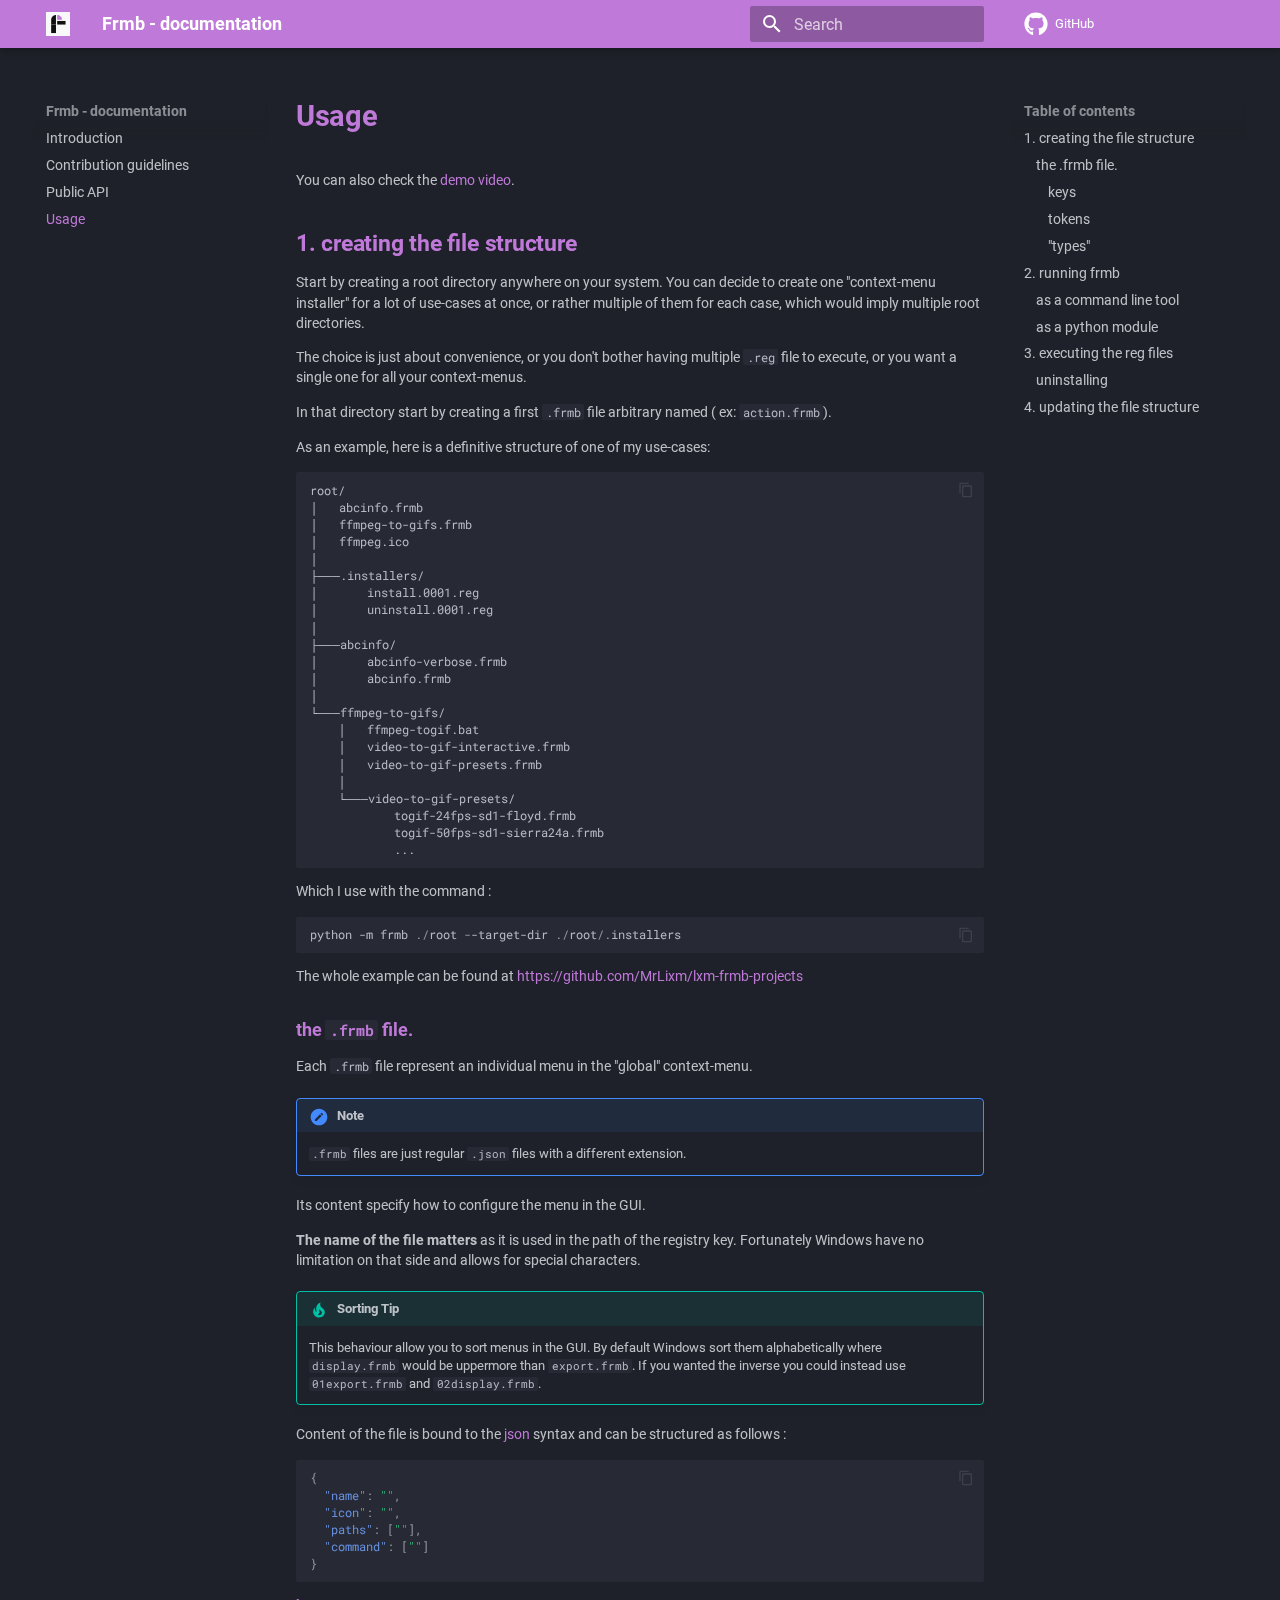
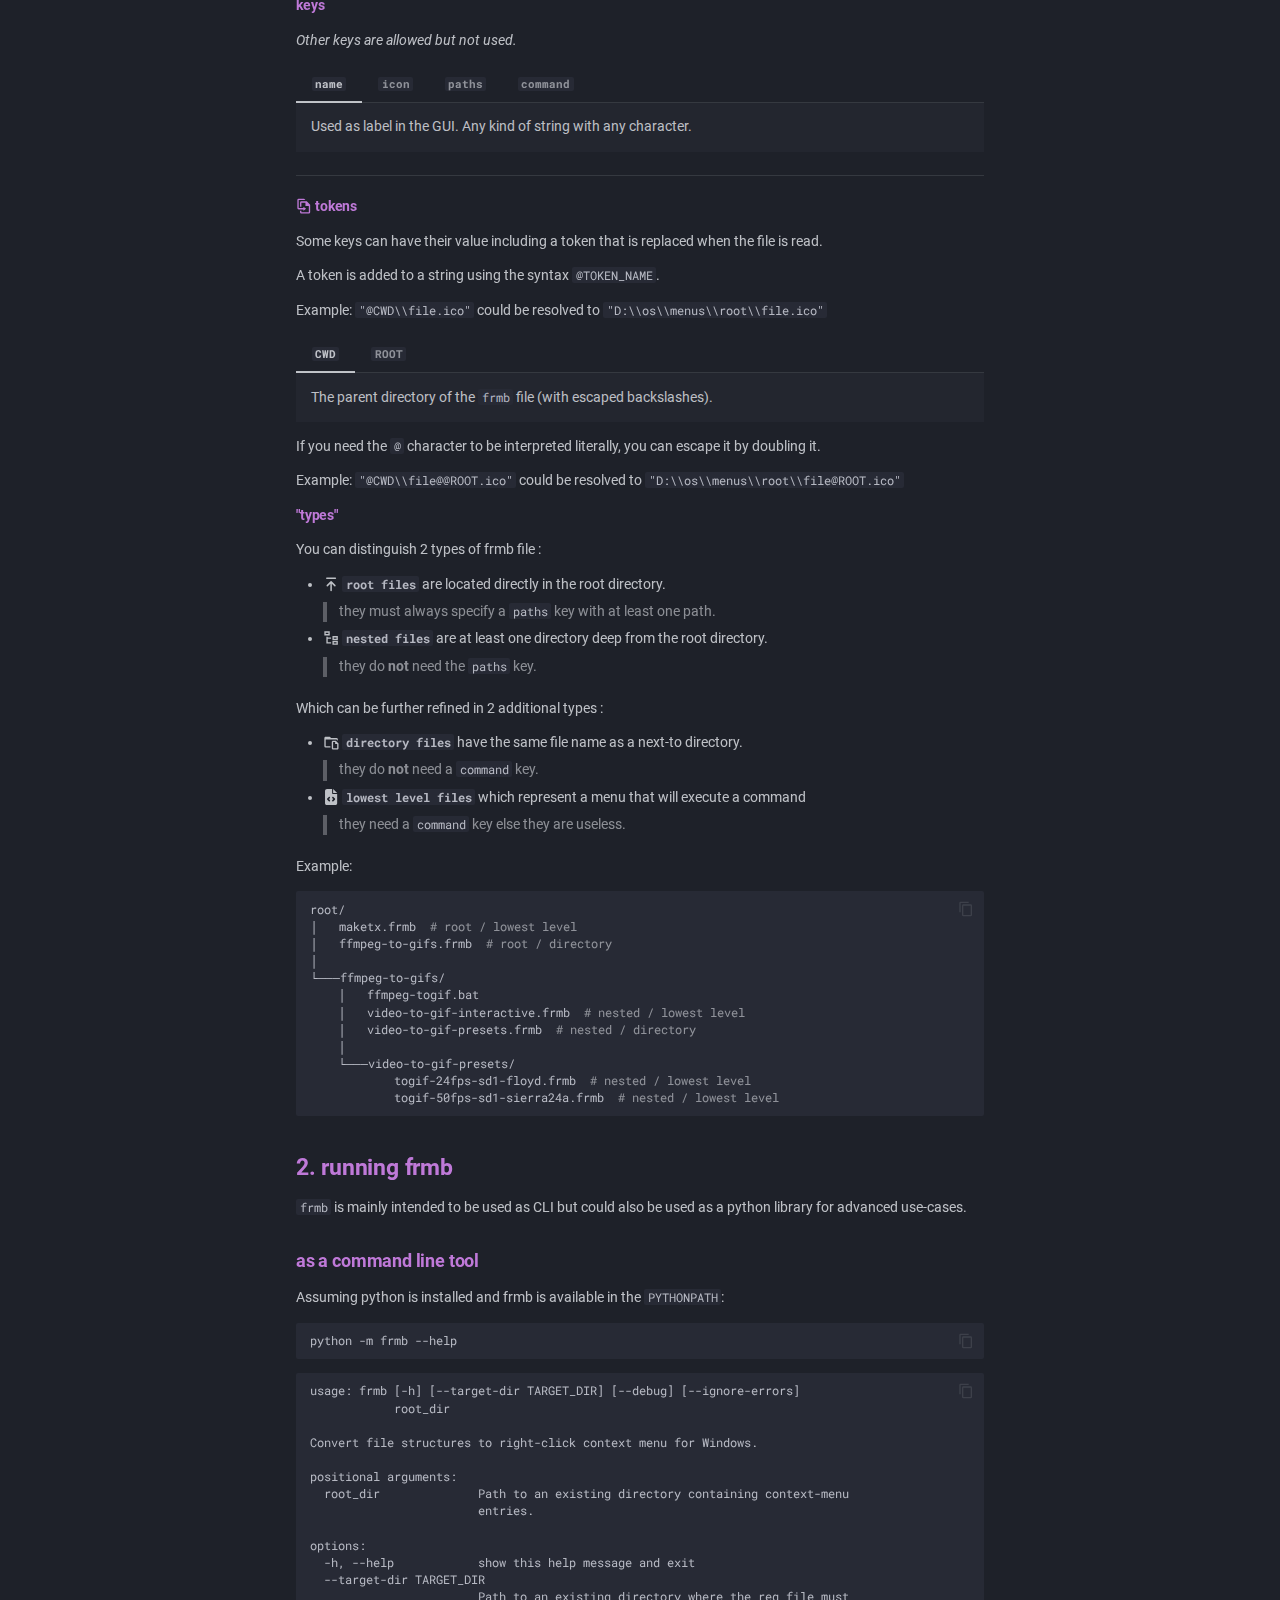
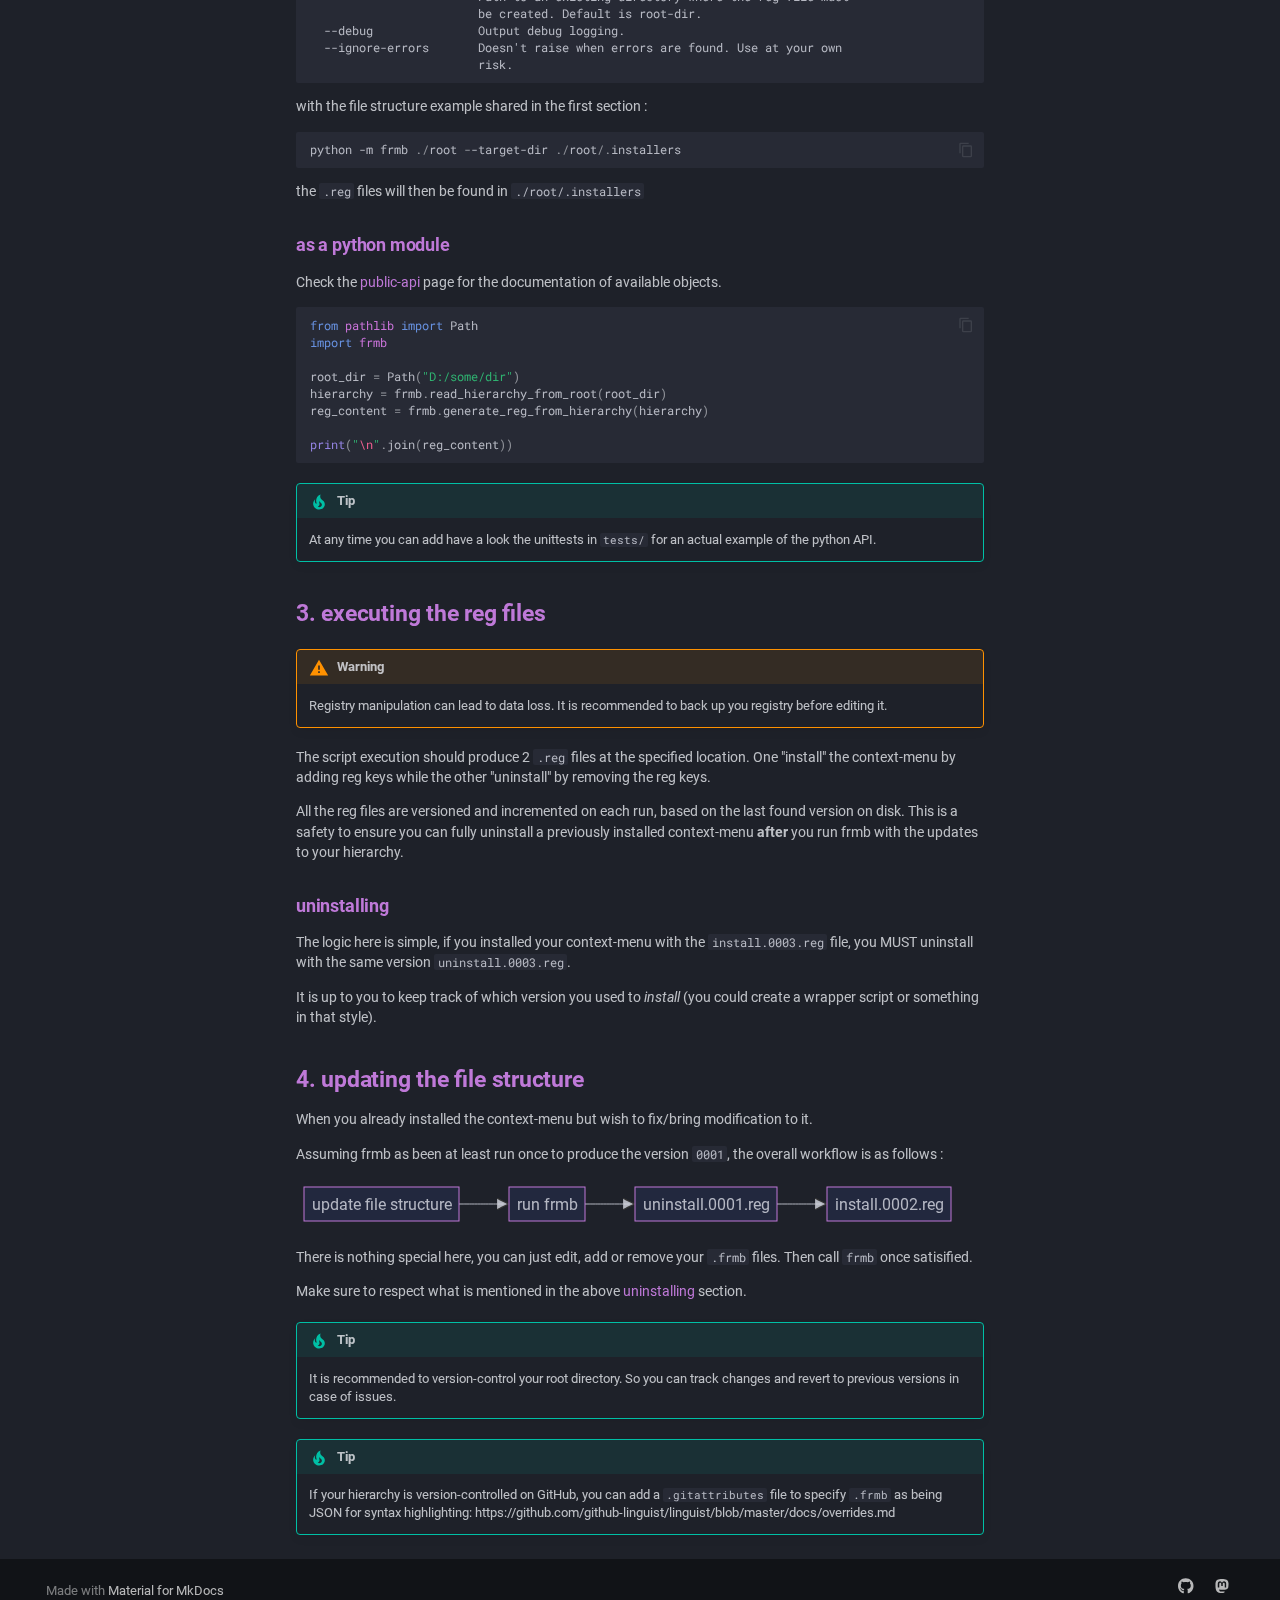
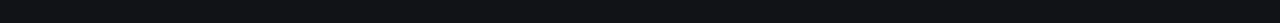
<file: usage/index.html>
<!doctype html>
<html lang="en" class="no-js">
  <head>
    
      <meta charset="utf-8">
      <meta name="viewport" content="width=device-width,initial-scale=1">
      
      
      
      
        <link rel="prev" href="../public-api/">
      
      
      
      <link rel="icon" href="../img/favicon.ico">
      <meta name="generator" content="mkdocs-1.5.3, mkdocs-material-9.5.6">
    
    
      
        <title>Usage - Frmb - documentation</title>
      
    
    
      <link rel="stylesheet" href="../assets/stylesheets/main.50c56a3b.min.css">
      
        
        <link rel="stylesheet" href="../assets/stylesheets/palette.06af60db.min.css">
      
      


    
    
      
    
    
      
        
        
        
        <link rel="stylesheet" href="../assets/external/fonts.googleapis.com/css.49ea35f2.css">
        <style>:root{--md-text-font:"Roboto";--md-code-font:"Roboto Mono"}</style>
      
    
    
      <link rel="stylesheet" href="../assets/_markdown_exec_pyodide.css">
    
      <link rel="stylesheet" href="../assets/_markdown_exec_ansi.css">
    
      <link rel="stylesheet" href="../assets/_mkdocstrings.css">
    
      <link rel="stylesheet" href="../extra.css">
    
    <script>__md_scope=new URL("..",location),__md_hash=e=>[...e].reduce((e,_)=>(e<<5)-e+_.charCodeAt(0),0),__md_get=(e,_=localStorage,t=__md_scope)=>JSON.parse(_.getItem(t.pathname+"."+e)),__md_set=(e,_,t=localStorage,a=__md_scope)=>{try{t.setItem(a.pathname+"."+e,JSON.stringify(_))}catch(e){}}</script>
    
      

    
    
    
  </head>
  
  
    
    
    
    
    
    <body dir="ltr" data-md-color-scheme="slate" data-md-color-primary="custom" data-md-color-accent="custom">
  
    
    <input class="md-toggle" data-md-toggle="drawer" type="checkbox" id="__drawer" autocomplete="off">
    <input class="md-toggle" data-md-toggle="search" type="checkbox" id="__search" autocomplete="off">
    <label class="md-overlay" for="__drawer"></label>
    <div data-md-component="skip">
      
        
        <a href="#usage" class="md-skip">
          Skip to content
        </a>
      
    </div>
    <div data-md-component="announce">
      
    </div>
    
    
      

  

<header class="md-header md-header--shadow" data-md-component="header">
  <nav class="md-header__inner md-grid" aria-label="Header">
    <a href=".." title="Frmb - documentation" class="md-header__button md-logo" aria-label="Frmb - documentation" data-md-component="logo">
      
  <img src="../img/logo.svg" alt="logo">

    </a>
    <label class="md-header__button md-icon" for="__drawer">
      
      <svg xmlns="http://www.w3.org/2000/svg" viewBox="0 0 24 24"><path d="M3 6h18v2H3V6m0 5h18v2H3v-2m0 5h18v2H3v-2Z"/></svg>
    </label>
    <div class="md-header__title" data-md-component="header-title">
      <div class="md-header__ellipsis">
        <div class="md-header__topic">
          <span class="md-ellipsis">
            Frmb - documentation
          </span>
        </div>
        <div class="md-header__topic" data-md-component="header-topic">
          <span class="md-ellipsis">
            
              Usage
            
          </span>
        </div>
      </div>
    </div>
    
      
    
    
    
    
      <label class="md-header__button md-icon" for="__search">
        
        <svg xmlns="http://www.w3.org/2000/svg" viewBox="0 0 24 24"><path d="M9.5 3A6.5 6.5 0 0 1 16 9.5c0 1.61-.59 3.09-1.56 4.23l.27.27h.79l5 5-1.5 1.5-5-5v-.79l-.27-.27A6.516 6.516 0 0 1 9.5 16 6.5 6.5 0 0 1 3 9.5 6.5 6.5 0 0 1 9.5 3m0 2C7 5 5 7 5 9.5S7 14 9.5 14 14 12 14 9.5 12 5 9.5 5Z"/></svg>
      </label>
      <div class="md-search" data-md-component="search" role="dialog">
  <label class="md-search__overlay" for="__search"></label>
  <div class="md-search__inner" role="search">
    <form class="md-search__form" name="search">
      <input type="text" class="md-search__input" name="query" aria-label="Search" placeholder="Search" autocapitalize="off" autocorrect="off" autocomplete="off" spellcheck="false" data-md-component="search-query" required>
      <label class="md-search__icon md-icon" for="__search">
        
        <svg xmlns="http://www.w3.org/2000/svg" viewBox="0 0 24 24"><path d="M9.5 3A6.5 6.5 0 0 1 16 9.5c0 1.61-.59 3.09-1.56 4.23l.27.27h.79l5 5-1.5 1.5-5-5v-.79l-.27-.27A6.516 6.516 0 0 1 9.5 16 6.5 6.5 0 0 1 3 9.5 6.5 6.5 0 0 1 9.5 3m0 2C7 5 5 7 5 9.5S7 14 9.5 14 14 12 14 9.5 12 5 9.5 5Z"/></svg>
        
        <svg xmlns="http://www.w3.org/2000/svg" viewBox="0 0 24 24"><path d="M20 11v2H8l5.5 5.5-1.42 1.42L4.16 12l7.92-7.92L13.5 5.5 8 11h12Z"/></svg>
      </label>
      <nav class="md-search__options" aria-label="Search">
        
        <button type="reset" class="md-search__icon md-icon" title="Clear" aria-label="Clear" tabindex="-1">
          
          <svg xmlns="http://www.w3.org/2000/svg" viewBox="0 0 24 24"><path d="M19 6.41 17.59 5 12 10.59 6.41 5 5 6.41 10.59 12 5 17.59 6.41 19 12 13.41 17.59 19 19 17.59 13.41 12 19 6.41Z"/></svg>
        </button>
      </nav>
      
        <div class="md-search__suggest" data-md-component="search-suggest"></div>
      
    </form>
    <div class="md-search__output">
      <div class="md-search__scrollwrap" data-md-scrollfix>
        <div class="md-search-result" data-md-component="search-result">
          <div class="md-search-result__meta">
            Initializing search
          </div>
          <ol class="md-search-result__list" role="presentation"></ol>
        </div>
      </div>
    </div>
  </div>
</div>
    
    
      <div class="md-header__source">
        <a href="https://github.com/MrLixm/frmb" title="Go to repository" class="md-source" data-md-component="source">
  <div class="md-source__icon md-icon">
    
    <svg xmlns="http://www.w3.org/2000/svg" viewBox="0 0 496 512"><!--! Font Awesome Free 6.5.1 by @fontawesome - https://fontawesome.com License - https://fontawesome.com/license/free (Icons: CC BY 4.0, Fonts: SIL OFL 1.1, Code: MIT License) Copyright 2023 Fonticons, Inc.--><path d="M165.9 397.4c0 2-2.3 3.6-5.2 3.6-3.3.3-5.6-1.3-5.6-3.6 0-2 2.3-3.6 5.2-3.6 3-.3 5.6 1.3 5.6 3.6zm-31.1-4.5c-.7 2 1.3 4.3 4.3 4.9 2.6 1 5.6 0 6.2-2s-1.3-4.3-4.3-5.2c-2.6-.7-5.5.3-6.2 2.3zm44.2-1.7c-2.9.7-4.9 2.6-4.6 4.9.3 2 2.9 3.3 5.9 2.6 2.9-.7 4.9-2.6 4.6-4.6-.3-1.9-3-3.2-5.9-2.9zM244.8 8C106.1 8 0 113.3 0 252c0 110.9 69.8 205.8 169.5 239.2 12.8 2.3 17.3-5.6 17.3-12.1 0-6.2-.3-40.4-.3-61.4 0 0-70 15-84.7-29.8 0 0-11.4-29.1-27.8-36.6 0 0-22.9-15.7 1.6-15.4 0 0 24.9 2 38.6 25.8 21.9 38.6 58.6 27.5 72.9 20.9 2.3-16 8.8-27.1 16-33.7-55.9-6.2-112.3-14.3-112.3-110.5 0-27.5 7.6-41.3 23.6-58.9-2.6-6.5-11.1-33.3 2.6-67.9 20.9-6.5 69 27 69 27 20-5.6 41.5-8.5 62.8-8.5s42.8 2.9 62.8 8.5c0 0 48.1-33.6 69-27 13.7 34.7 5.2 61.4 2.6 67.9 16 17.7 25.8 31.5 25.8 58.9 0 96.5-58.9 104.2-114.8 110.5 9.2 7.9 17 22.9 17 46.4 0 33.7-.3 75.4-.3 83.6 0 6.5 4.6 14.4 17.3 12.1C428.2 457.8 496 362.9 496 252 496 113.3 383.5 8 244.8 8zM97.2 352.9c-1.3 1-1 3.3.7 5.2 1.6 1.6 3.9 2.3 5.2 1 1.3-1 1-3.3-.7-5.2-1.6-1.6-3.9-2.3-5.2-1zm-10.8-8.1c-.7 1.3.3 2.9 2.3 3.9 1.6 1 3.6.7 4.3-.7.7-1.3-.3-2.9-2.3-3.9-2-.6-3.6-.3-4.3.7zm32.4 35.6c-1.6 1.3-1 4.3 1.3 6.2 2.3 2.3 5.2 2.6 6.5 1 1.3-1.3.7-4.3-1.3-6.2-2.2-2.3-5.2-2.6-6.5-1zm-11.4-14.7c-1.6 1-1.6 3.6 0 5.9 1.6 2.3 4.3 3.3 5.6 2.3 1.6-1.3 1.6-3.9 0-6.2-1.4-2.3-4-3.3-5.6-2z"/></svg>
  </div>
  <div class="md-source__repository">
    GitHub
  </div>
</a>
      </div>
    
  </nav>
  
</header>
    
    <div class="md-container" data-md-component="container">
      
      
        
          
        
      
      <main class="md-main" data-md-component="main">
        <div class="md-main__inner md-grid">
          
            
              
              <div class="md-sidebar md-sidebar--primary" data-md-component="sidebar" data-md-type="navigation" >
                <div class="md-sidebar__scrollwrap">
                  <div class="md-sidebar__inner">
                    



<nav class="md-nav md-nav--primary" aria-label="Navigation" data-md-level="0">
  <label class="md-nav__title" for="__drawer">
    <a href=".." title="Frmb - documentation" class="md-nav__button md-logo" aria-label="Frmb - documentation" data-md-component="logo">
      
  <img src="../img/logo.svg" alt="logo">

    </a>
    Frmb - documentation
  </label>
  
    <div class="md-nav__source">
      <a href="https://github.com/MrLixm/frmb" title="Go to repository" class="md-source" data-md-component="source">
  <div class="md-source__icon md-icon">
    
    <svg xmlns="http://www.w3.org/2000/svg" viewBox="0 0 496 512"><!--! Font Awesome Free 6.5.1 by @fontawesome - https://fontawesome.com License - https://fontawesome.com/license/free (Icons: CC BY 4.0, Fonts: SIL OFL 1.1, Code: MIT License) Copyright 2023 Fonticons, Inc.--><path d="M165.9 397.4c0 2-2.3 3.6-5.2 3.6-3.3.3-5.6-1.3-5.6-3.6 0-2 2.3-3.6 5.2-3.6 3-.3 5.6 1.3 5.6 3.6zm-31.1-4.5c-.7 2 1.3 4.3 4.3 4.9 2.6 1 5.6 0 6.2-2s-1.3-4.3-4.3-5.2c-2.6-.7-5.5.3-6.2 2.3zm44.2-1.7c-2.9.7-4.9 2.6-4.6 4.9.3 2 2.9 3.3 5.9 2.6 2.9-.7 4.9-2.6 4.6-4.6-.3-1.9-3-3.2-5.9-2.9zM244.8 8C106.1 8 0 113.3 0 252c0 110.9 69.8 205.8 169.5 239.2 12.8 2.3 17.3-5.6 17.3-12.1 0-6.2-.3-40.4-.3-61.4 0 0-70 15-84.7-29.8 0 0-11.4-29.1-27.8-36.6 0 0-22.9-15.7 1.6-15.4 0 0 24.9 2 38.6 25.8 21.9 38.6 58.6 27.5 72.9 20.9 2.3-16 8.8-27.1 16-33.7-55.9-6.2-112.3-14.3-112.3-110.5 0-27.5 7.6-41.3 23.6-58.9-2.6-6.5-11.1-33.3 2.6-67.9 20.9-6.5 69 27 69 27 20-5.6 41.5-8.5 62.8-8.5s42.8 2.9 62.8 8.5c0 0 48.1-33.6 69-27 13.7 34.7 5.2 61.4 2.6 67.9 16 17.7 25.8 31.5 25.8 58.9 0 96.5-58.9 104.2-114.8 110.5 9.2 7.9 17 22.9 17 46.4 0 33.7-.3 75.4-.3 83.6 0 6.5 4.6 14.4 17.3 12.1C428.2 457.8 496 362.9 496 252 496 113.3 383.5 8 244.8 8zM97.2 352.9c-1.3 1-1 3.3.7 5.2 1.6 1.6 3.9 2.3 5.2 1 1.3-1 1-3.3-.7-5.2-1.6-1.6-3.9-2.3-5.2-1zm-10.8-8.1c-.7 1.3.3 2.9 2.3 3.9 1.6 1 3.6.7 4.3-.7.7-1.3-.3-2.9-2.3-3.9-2-.6-3.6-.3-4.3.7zm32.4 35.6c-1.6 1.3-1 4.3 1.3 6.2 2.3 2.3 5.2 2.6 6.5 1 1.3-1.3.7-4.3-1.3-6.2-2.2-2.3-5.2-2.6-6.5-1zm-11.4-14.7c-1.6 1-1.6 3.6 0 5.9 1.6 2.3 4.3 3.3 5.6 2.3 1.6-1.3 1.6-3.9 0-6.2-1.4-2.3-4-3.3-5.6-2z"/></svg>
  </div>
  <div class="md-source__repository">
    GitHub
  </div>
</a>
    </div>
  
  <ul class="md-nav__list" data-md-scrollfix>
    
      
      
  
  
  
  
    <li class="md-nav__item">
      <a href=".." class="md-nav__link">
        
  
  <span class="md-ellipsis">
    Introduction
  </span>
  

      </a>
    </li>
  

    
      
      
  
  
  
  
    <li class="md-nav__item">
      <a href="../contributing/" class="md-nav__link">
        
  
  <span class="md-ellipsis">
    Contribution guidelines
  </span>
  

      </a>
    </li>
  

    
      
      
  
  
  
  
    <li class="md-nav__item">
      <a href="../public-api/" class="md-nav__link">
        
  
  <span class="md-ellipsis">
    Public API
  </span>
  

      </a>
    </li>
  

    
      
      
  
  
    
  
  
  
    <li class="md-nav__item md-nav__item--active">
      
      <input class="md-nav__toggle md-toggle" type="checkbox" id="__toc">
      
      
        
      
      
        <label class="md-nav__link md-nav__link--active" for="__toc">
          
  
  <span class="md-ellipsis">
    Usage
  </span>
  

          <span class="md-nav__icon md-icon"></span>
        </label>
      
      <a href="./" class="md-nav__link md-nav__link--active">
        
  
  <span class="md-ellipsis">
    Usage
  </span>
  

      </a>
      
        

<nav class="md-nav md-nav--secondary" aria-label="Table of contents">
  
  
  
    
  
  
    <label class="md-nav__title" for="__toc">
      <span class="md-nav__icon md-icon"></span>
      Table of contents
    </label>
    <ul class="md-nav__list" data-md-component="toc" data-md-scrollfix>
      
        <li class="md-nav__item">
  <a href="#1-creating-the-file-structure" class="md-nav__link">
    <span class="md-ellipsis">
      1. creating the file structure
    </span>
  </a>
  
    <nav class="md-nav" aria-label="1. creating the file structure">
      <ul class="md-nav__list">
        
          <li class="md-nav__item">
  <a href="#the-frmb-file" class="md-nav__link">
    <span class="md-ellipsis">
      the .frmb file.
    </span>
  </a>
  
    <nav class="md-nav" aria-label="the .frmb file.">
      <ul class="md-nav__list">
        
          <li class="md-nav__item">
  <a href="#keys" class="md-nav__link">
    <span class="md-ellipsis">
      keys
    </span>
  </a>
  
</li>
        
          <li class="md-nav__item">
  <a href="#tokens" class="md-nav__link">
    <span class="md-ellipsis">
       tokens
    </span>
  </a>
  
</li>
        
          <li class="md-nav__item">
  <a href="#types" class="md-nav__link">
    <span class="md-ellipsis">
      "types"
    </span>
  </a>
  
</li>
        
      </ul>
    </nav>
  
</li>
        
      </ul>
    </nav>
  
</li>
      
        <li class="md-nav__item">
  <a href="#2-running-frmb" class="md-nav__link">
    <span class="md-ellipsis">
      2. running frmb
    </span>
  </a>
  
    <nav class="md-nav" aria-label="2. running frmb">
      <ul class="md-nav__list">
        
          <li class="md-nav__item">
  <a href="#as-a-command-line-tool" class="md-nav__link">
    <span class="md-ellipsis">
      as a command line tool
    </span>
  </a>
  
</li>
        
          <li class="md-nav__item">
  <a href="#as-a-python-module" class="md-nav__link">
    <span class="md-ellipsis">
      as a python module
    </span>
  </a>
  
</li>
        
      </ul>
    </nav>
  
</li>
      
        <li class="md-nav__item">
  <a href="#3-executing-the-reg-files" class="md-nav__link">
    <span class="md-ellipsis">
      3. executing the reg files
    </span>
  </a>
  
    <nav class="md-nav" aria-label="3. executing the reg files">
      <ul class="md-nav__list">
        
          <li class="md-nav__item">
  <a href="#uninstalling" class="md-nav__link">
    <span class="md-ellipsis">
      uninstalling
    </span>
  </a>
  
</li>
        
      </ul>
    </nav>
  
</li>
      
        <li class="md-nav__item">
  <a href="#4-updating-the-file-structure" class="md-nav__link">
    <span class="md-ellipsis">
      4. updating the file structure
    </span>
  </a>
  
</li>
      
    </ul>
  
</nav>
      
    </li>
  

    
  </ul>
</nav>
                  </div>
                </div>
              </div>
            
            
              
              <div class="md-sidebar md-sidebar--secondary" data-md-component="sidebar" data-md-type="toc" >
                <div class="md-sidebar__scrollwrap">
                  <div class="md-sidebar__inner">
                    

<nav class="md-nav md-nav--secondary" aria-label="Table of contents">
  
  
  
    
  
  
    <label class="md-nav__title" for="__toc">
      <span class="md-nav__icon md-icon"></span>
      Table of contents
    </label>
    <ul class="md-nav__list" data-md-component="toc" data-md-scrollfix>
      
        <li class="md-nav__item">
  <a href="#1-creating-the-file-structure" class="md-nav__link">
    <span class="md-ellipsis">
      1. creating the file structure
    </span>
  </a>
  
    <nav class="md-nav" aria-label="1. creating the file structure">
      <ul class="md-nav__list">
        
          <li class="md-nav__item">
  <a href="#the-frmb-file" class="md-nav__link">
    <span class="md-ellipsis">
      the .frmb file.
    </span>
  </a>
  
    <nav class="md-nav" aria-label="the .frmb file.">
      <ul class="md-nav__list">
        
          <li class="md-nav__item">
  <a href="#keys" class="md-nav__link">
    <span class="md-ellipsis">
      keys
    </span>
  </a>
  
</li>
        
          <li class="md-nav__item">
  <a href="#tokens" class="md-nav__link">
    <span class="md-ellipsis">
       tokens
    </span>
  </a>
  
</li>
        
          <li class="md-nav__item">
  <a href="#types" class="md-nav__link">
    <span class="md-ellipsis">
      "types"
    </span>
  </a>
  
</li>
        
      </ul>
    </nav>
  
</li>
        
      </ul>
    </nav>
  
</li>
      
        <li class="md-nav__item">
  <a href="#2-running-frmb" class="md-nav__link">
    <span class="md-ellipsis">
      2. running frmb
    </span>
  </a>
  
    <nav class="md-nav" aria-label="2. running frmb">
      <ul class="md-nav__list">
        
          <li class="md-nav__item">
  <a href="#as-a-command-line-tool" class="md-nav__link">
    <span class="md-ellipsis">
      as a command line tool
    </span>
  </a>
  
</li>
        
          <li class="md-nav__item">
  <a href="#as-a-python-module" class="md-nav__link">
    <span class="md-ellipsis">
      as a python module
    </span>
  </a>
  
</li>
        
      </ul>
    </nav>
  
</li>
      
        <li class="md-nav__item">
  <a href="#3-executing-the-reg-files" class="md-nav__link">
    <span class="md-ellipsis">
      3. executing the reg files
    </span>
  </a>
  
    <nav class="md-nav" aria-label="3. executing the reg files">
      <ul class="md-nav__list">
        
          <li class="md-nav__item">
  <a href="#uninstalling" class="md-nav__link">
    <span class="md-ellipsis">
      uninstalling
    </span>
  </a>
  
</li>
        
      </ul>
    </nav>
  
</li>
      
        <li class="md-nav__item">
  <a href="#4-updating-the-file-structure" class="md-nav__link">
    <span class="md-ellipsis">
      4. updating the file structure
    </span>
  </a>
  
</li>
      
    </ul>
  
</nav>
                  </div>
                </div>
              </div>
            
          
          
            <div class="md-content" data-md-component="content">
              <article class="md-content__inner md-typeset">
                
                  

  
  


<h1 id="usage">Usage</h1>
<p>You can also check the <a href="../img/demo.mp4">demo video</a>.</p>
<h2 id="1-creating-the-file-structure">1. creating the file structure</h2>
<p>Start by creating a root directory anywhere on your system. You can decide
to create one "context-menu installer" for a lot of use-cases at once, or rather
multiple of them for each case, which would imply multiple root directories.</p>
<p>The choice is just about convenience, or you don't bother having multiple
<code>.reg</code> file to execute, or you want a single one for all your context-menus.</p>
<p>In that directory start by creating a first <code>.frmb</code> file arbitrary named (
ex: <code>action.frmb</code>).</p>
<p>As an example, here is a definitive structure of one of my use-cases:</p>
<div class="highlight"><pre><span></span><code>root/
│   abcinfo.frmb
│   ffmpeg-to-gifs.frmb
│   ffmpeg.ico
│
├───.installers/
│       install.0001.reg
│       uninstall.0001.reg
│
├───abcinfo/
│       abcinfo-verbose.frmb
│       abcinfo.frmb
│
└───ffmpeg-to-gifs/
    │   ffmpeg-togif.bat
    │   video-to-gif-interactive.frmb
    │   video-to-gif-presets.frmb
    │
    └───video-to-gif-presets/
            togif-24fps-sd1-floyd.frmb
            togif-50fps-sd1-sierra24a.frmb
            ...
</code></pre></div>
<p>Which I use with the command :</p>
<div class="highlight"><pre><span></span><code><span class="n">python</span> <span class="n">-m</span> <span class="n">frmb</span> <span class="p">./</span><span class="n">root</span> <span class="p">-</span><span class="n">-target-dir</span> <span class="p">./</span><span class="n">root</span><span class="p">/.</span><span class="n">installers</span> 
</code></pre></div>
<p>The whole example can be found at <a href="https://github.com/MrLixm/lxm-frmb-projects">https://github.com/MrLixm/lxm-frmb-projects</a></p>
<h3 id="the-frmb-file">the <code>.frmb</code> file.</h3>
<p>Each <code>.frmb</code> file represent an individual menu in the "global" context-menu.</p>
<div class="admonition note">
<p class="admonition-title">Note</p>
<p><code>.frmb</code> files are just regular <code>.json</code> files with a different extension.</p>
</div>
<p>Its content specify how to configure the menu in the GUI.</p>
<p><strong>The name of the file matters</strong> as it is used in the path of the registry key.
Fortunately Windows have no limitation on that side and allows for special 
characters.</p>
<div class="admonition tip">
<p class="admonition-title">Sorting Tip</p>
<p>This behaviour allow you to sort menus in the GUI. By default 
Windows sort them alphabetically
where <code>display.frmb</code> would be uppermore than <code>export.frmb</code>. If you wanted the
inverse you could instead use <code>01export.frmb</code> and <code>02display.frmb</code>.</p>
</div>
<p>Content of the file is bound to the <a href="https://en.wikipedia.org/wiki/JSON">json</a>
syntax and can be structured as follows :</p>
<div class="highlight"><pre><span></span><code><span class="p">{</span>
<span class="w">  </span><span class="nt">&quot;name&quot;</span><span class="p">:</span><span class="w"> </span><span class="s2">&quot;&quot;</span><span class="p">,</span>
<span class="w">  </span><span class="nt">&quot;icon&quot;</span><span class="p">:</span><span class="w"> </span><span class="s2">&quot;&quot;</span><span class="p">,</span>
<span class="w">  </span><span class="nt">&quot;paths&quot;</span><span class="p">:</span><span class="w"> </span><span class="p">[</span><span class="s2">&quot;&quot;</span><span class="p">],</span>
<span class="w">  </span><span class="nt">&quot;command&quot;</span><span class="p">:</span><span class="w"> </span><span class="p">[</span><span class="s2">&quot;&quot;</span><span class="p">]</span>
<span class="p">}</span>
</code></pre></div>
<h4 id="keys">keys</h4>
<p><em>Other keys are allowed but not used.</em></p>
<div class="tabbed-set tabbed-alternate" data-tabs="1:4"><input checked="checked" id="__tabbed_1_1" name="__tabbed_1" type="radio" /><input id="__tabbed_1_2" name="__tabbed_1" type="radio" /><input id="__tabbed_1_3" name="__tabbed_1" type="radio" /><input id="__tabbed_1_4" name="__tabbed_1" type="radio" /><div class="tabbed-labels"><label for="__tabbed_1_1"><code>name</code></label><label for="__tabbed_1_2"><code>icon</code></label><label for="__tabbed_1_3"><code>paths</code></label><label for="__tabbed_1_4"><code>command</code></label></div>
<div class="tabbed-content">
<div class="tabbed-block">
<p>Used as label in the GUI. Any kind of string with any character.</p>
</div>
<div class="tabbed-block">
<p>A path to an absolute existing <code>.ico</code> file.</p>
<p>Must use backslackes which are escaped <code>\\</code> in json.</p>
<p>Supports:</p>
<ul>
<li>path to a <code>.exe</code> file (their icon will be used by Windows)</li>
<li>environment variables like <code>%MY_VAR%</code></li>
<li><span class="twemoji"><svg xmlns="http://www.w3.org/2000/svg" viewBox="0 0 24 24"><path d="m14 3-2-2H4a2 2 0 0 0-2 2v12a2 2 0 0 0 2 2h7v2l4-3-4-3v2H4V3h10m7 7v11a2 2 0 0 1-2 2H8a2 2 0 0 1-2-2v-2h2v2h11v-9h-5V7H8v6H6V7a2 2 0 0 1 2-2h8l5 5Z"/></svg></span> <a href="./#tokens">tokens</a></li>
</ul>
</div>
<div class="tabbed-block">
<p>List of Windows registry keys paths. The context-menu will be duplicated for
each key path in the list.</p>
<p>Must use backslackes which are escaped <code>\\</code> in json.</p>
<p>Example to create a context-menu only on files with the <code>.abc</code> extension: </p>
<div class="highlight"><pre><span></span><code><span class="err">pa</span><span class="kc">t</span><span class="err">hs</span><span class="w"> </span><span class="err">=</span><span class="w"> </span><span class="p">[</span><span class="s2">&quot;HKEY_CURRENT_USER\\Software\\Classes\\SystemFileAssociations\\.abc&quot;</span><span class="p">]</span>
</code></pre></div>
</div>
<div class="tabbed-block">
<p>List of command line arguments executed when the menu is pressed.</p>
<p>Support <span class="twemoji"><svg xmlns="http://www.w3.org/2000/svg" viewBox="0 0 24 24"><path d="m14 3-2-2H4a2 2 0 0 0-2 2v12a2 2 0 0 0 2 2h7v2l4-3-4-3v2H4V3h10m7 7v11a2 2 0 0 1-2 2H8a2 2 0 0 1-2-2v-2h2v2h11v-9h-5V7H8v6H6V7a2 2 0 0 1 2-2h8l5 5Z"/></svg></span> <a href="./#tokens">tokens</a>.</p>
<p>Example to start a terminal and echo a message:</p>
<div class="highlight"><pre><span></span><code><span class="err">comma</span><span class="kc">n</span><span class="err">d</span><span class="w"> </span><span class="err">=</span><span class="w"> </span><span class="p">[</span><span class="s2">&quot;cmd&quot;</span><span class="p">,</span><span class="w"> </span><span class="s2">&quot;/k&quot;</span><span class="p">,</span><span class="w"> </span><span class="s2">&quot;echo&quot;</span><span class="p">,</span><span class="w"> </span><span class="s2">&quot;hello world&quot;</span><span class="p">]</span>
</code></pre></div>
<p>Be careful to <a href="https://ss64.com/nt/syntax-esc.html">properly escape anything that should be</a>.</p>
<p>Example to start a <code>.bat</code> stored next to the <code>.frmb</code> file:</p>
<div class="highlight"><pre><span></span><code><span class="err">comma</span><span class="kc">n</span><span class="err">d</span><span class="w"> </span><span class="err">=</span><span class="w"> </span><span class="p">[</span><span class="s2">&quot;cmd&quot;</span><span class="p">,</span><span class="w"> </span><span class="s2">&quot;/k&quot;</span><span class="p">,</span><span class="w"> </span><span class="s2">&quot;\&quot;@CWD\\\\scripts\\\\launcher.bat\&quot;&quot;</span><span class="p">]</span>
</code></pre></div>
</div>
</div>
</div>
<hr />
<h4 id="tokens"><span class="twemoji"><svg xmlns="http://www.w3.org/2000/svg" viewBox="0 0 24 24"><path d="m14 3-2-2H4a2 2 0 0 0-2 2v12a2 2 0 0 0 2 2h7v2l4-3-4-3v2H4V3h10m7 7v11a2 2 0 0 1-2 2H8a2 2 0 0 1-2-2v-2h2v2h11v-9h-5V7H8v6H6V7a2 2 0 0 1 2-2h8l5 5Z"/></svg></span> tokens</h4>
<p>Some keys can have their value including a token that is replaced when the file is read.</p>
<p>A token is added to a string using the syntax <code>@TOKEN_NAME</code>.</p>
<p>Example: <code>"@CWD\\file.ico"</code> could be resolved to <code>"D:\\os\\menus\\root\\file.ico"</code></p>
<div class="tabbed-set tabbed-alternate" data-tabs="2:2"><input checked="checked" id="__tabbed_2_1" name="__tabbed_2" type="radio" /><input id="__tabbed_2_2" name="__tabbed_2" type="radio" /><div class="tabbed-labels"><label for="__tabbed_2_1"><code>CWD</code></label><label for="__tabbed_2_2"><code>ROOT</code></label></div>
<div class="tabbed-content">
<div class="tabbed-block">
<p>The parent directory of the <code>frmb</code> file (with escaped backslashes).</p>
</div>
<div class="tabbed-block">
<p>The top-level directory of the context-menu hierarchy (with escaped backslashes).</p>
</div>
</div>
</div>
<p>If you need the <code>@</code> character to be interpreted literally, you can escape it
by doubling it. </p>
<p>Example: <code>"@CWD\\file@@ROOT.ico"</code> could be resolved to <code>"D:\\os\\menus\\root\\file@ROOT.ico"</code></p>
<h4 id="types">"types"</h4>
<p>You can distinguish 2 types of frmb file :</p>
<ul>
<li><span class="twemoji"><svg xmlns="http://www.w3.org/2000/svg" viewBox="0 0 16 16"><path d="M3 2.25a.75.75 0 0 1 .75-.75h8.5a.75.75 0 0 1 0 1.5h-8.5A.75.75 0 0 1 3 2.25Zm5.53 2.97 3.75 3.75a.749.749 0 1 1-1.06 1.06L8.75 7.561v6.689a.75.75 0 0 1-1.5 0V7.561L4.78 10.03a.749.749 0 1 1-1.06-1.06l3.75-3.75a.749.749 0 0 1 1.06 0Z"/></svg></span> <strong><code>root files</code></strong> are located directly in the root directory.<blockquote>
<p>they must always specify a <code>paths</code> key with at least one path.</p>
</blockquote>
</li>
<li><span class="twemoji"><svg xmlns="http://www.w3.org/2000/svg" viewBox="0 0 24 24"><path d="M12 13H7v5h5v2H5V10h2v1h5v2M8 4v2H4V4h4m2-2H2v6h8V2m10 9v2h-4v-2h4m2-2h-8v6h8V9m-2 9v2h-4v-2h4m2-2h-8v6h8v-6Z"/></svg></span> <strong><code>nested files</code></strong> are at least one directory deep from the root directory.<blockquote>
<p>they do <strong>not</strong> need the <code>paths</code> key.</p>
</blockquote>
</li>
</ul>
<p>Which can be further refined in 2 additional types :</p>
<ul>
<li><span class="twemoji"><svg xmlns="http://www.w3.org/2000/svg" viewBox="0 0 24 24"><path d="M4 18h7v2H4a2 2 0 0 1-2-2V6c0-1.11.89-2 2-2h6l2 2h8a2 2 0 0 1 2 2v2.17l-1.59-1.58-.41-.42V8H4v10m19-4v7c0 1.11-.89 2-2 2h-6a2 2 0 0 1-2-2v-9c0-1.1.9-2 2-2h4l4 4m-2 1h-3v-3h-3v9h6v-6Z"/></svg></span> <strong><code>directory files</code></strong> have the same file name as a next-to directory.<blockquote>
<p>they do <strong>not</strong> need a <code>command</code> key.</p>
</blockquote>
</li>
<li><span class="twemoji"><svg xmlns="http://www.w3.org/2000/svg" viewBox="0 0 384 512"><!--! Font Awesome Free 6.5.1 by @fontawesome - https://fontawesome.com License - https://fontawesome.com/license/free (Icons: CC BY 4.0, Fonts: SIL OFL 1.1, Code: MIT License) Copyright 2023 Fonticons, Inc.--><path d="M64 0C28.7 0 0 28.7 0 64v384c0 35.3 28.7 64 64 64h256c35.3 0 64-28.7 64-64V160H256c-17.7 0-32-14.3-32-32V0H64zm192 0v128h128L256 0zM153 289l-31 31 31 31c9.4 9.4 9.4 24.6 0 33.9s-24.6 9.4-33.9 0L71 337c-9.4-9.4-9.4-24.6 0-33.9l48-48c9.4-9.4 24.6-9.4 33.9 0s9.4 24.6 0 33.9zm112-34 48 48c9.4 9.4 9.4 24.6 0 33.9l-48 48c-9.4 9.4-24.6 9.4-33.9 0s-9.4-24.6 0-33.9l31-31-31-31c-9.4-9.4-9.4-24.6 0-33.9s24.6-9.4 33.9 0z"/></svg></span> <strong><code>lowest level files</code></strong> which represent a menu that will execute a command<blockquote>
<p>they need a <code>command</code> key else they are useless.</p>
</blockquote>
</li>
</ul>
<p>Example:</p>
<div class="highlight"><pre><span></span><code>root/
│<span class="w">   </span>maketx.frmb<span class="w">  </span><span class="c1"># root / lowest level</span>
│<span class="w">   </span>ffmpeg-to-gifs.frmb<span class="w">  </span><span class="c1"># root / directory</span>
│
└───ffmpeg-to-gifs/
<span class="w">    </span>│<span class="w">   </span>ffmpeg-togif.bat
<span class="w">    </span>│<span class="w">   </span>video-to-gif-interactive.frmb<span class="w">  </span><span class="c1"># nested / lowest level</span>
<span class="w">    </span>│<span class="w">   </span>video-to-gif-presets.frmb<span class="w">  </span><span class="c1"># nested / directory</span>
<span class="w">    </span>│
<span class="w">    </span>└───video-to-gif-presets/
<span class="w">            </span>togif-24fps-sd1-floyd.frmb<span class="w">  </span><span class="c1"># nested / lowest level</span>
<span class="w">            </span>togif-50fps-sd1-sierra24a.frmb<span class="w">  </span><span class="c1"># nested / lowest level</span>
</code></pre></div>
<h2 id="2-running-frmb">2. running frmb</h2>
<p><code>frmb</code> is mainly intended to be used as CLI but could also be used as a python
library for advanced use-cases.</p>
<h3 id="as-a-command-line-tool">as a command line tool</h3>
<p>Assuming python is installed and frmb is available in the <code>PYTHONPATH</code>:</p>
<div class="highlight"><pre><span></span><code>python<span class="w"> </span>-m<span class="w"> </span>frmb<span class="w"> </span>--help
</code></pre></div>
<div class="highlight"><pre><span></span><code>usage: frmb [-h] [--target-dir TARGET_DIR] [--debug] [--ignore-errors]
            root_dir

Convert file structures to right-click context menu for Windows.

positional arguments:
  root_dir              Path to an existing directory containing context-menu
                        entries.

options:
  -h, --help            show this help message and exit
  --target-dir TARGET_DIR
                        Path to an existing directory where the reg file must
                        be created. Default is root-dir.
  --debug               Output debug logging.
  --ignore-errors       Doesn&#39;t raise when errors are found. Use at your own
                        risk.
</code></pre></div>
<p>with the file structure example shared in the first section :</p>
<div class="highlight"><pre><span></span><code><span class="n">python</span> <span class="n">-m</span> <span class="n">frmb</span> <span class="p">./</span><span class="n">root</span> <span class="p">-</span><span class="n">-target-dir</span> <span class="p">./</span><span class="n">root</span><span class="p">/.</span><span class="n">installers</span> 
</code></pre></div>
<p>the <code>.reg</code> files will then be found in <code>./root/.installers</code></p>
<h3 id="as-a-python-module">as a python module</h3>
<p>Check the <a href="../public-api/">public-api</a> page for the documentation of available objects.</p>
<div class="highlight"><pre><span></span><code><span class="kn">from</span> <span class="nn">pathlib</span> <span class="kn">import</span> <span class="n">Path</span>
<span class="kn">import</span> <span class="nn">frmb</span>

<span class="n">root_dir</span> <span class="o">=</span> <span class="n">Path</span><span class="p">(</span><span class="s2">&quot;D:/some/dir&quot;</span><span class="p">)</span>
<span class="n">hierarchy</span> <span class="o">=</span> <span class="n">frmb</span><span class="o">.</span><span class="n">read_hierarchy_from_root</span><span class="p">(</span><span class="n">root_dir</span><span class="p">)</span>
<span class="n">reg_content</span> <span class="o">=</span> <span class="n">frmb</span><span class="o">.</span><span class="n">generate_reg_from_hierarchy</span><span class="p">(</span><span class="n">hierarchy</span><span class="p">)</span>

<span class="nb">print</span><span class="p">(</span><span class="s2">&quot;</span><span class="se">\n</span><span class="s2">&quot;</span><span class="o">.</span><span class="n">join</span><span class="p">(</span><span class="n">reg_content</span><span class="p">))</span>
</code></pre></div>
<div class="admonition tip">
<p class="admonition-title">Tip</p>
<p>At any time you can add have a look the unittests in <code>tests/</code> for an
actual example of the python API.</p>
</div>
<h2 id="3-executing-the-reg-files">3. executing the reg files</h2>
<div class="admonition warning">
<p class="admonition-title">Warning</p>
<p>Registry manipulation can lead to data loss. It is recommended to back up
you registry before editing it.</p>
</div>
<p>The script execution should produce 2 <code>.reg</code> files at the specified location.
One "install" the context-menu by adding reg keys while the other "uninstall"
by removing the reg keys.</p>
<p>All the reg files are versioned and incremented on each run, based on the last 
found version on disk. This is a safety to ensure you can fully uninstall
a previously installed context-menu <strong>after</strong> you run frmb with the updates to 
your hierarchy.</p>
<h3 id="uninstalling">uninstalling</h3>
<p>The logic here is simple, if you installed your context-menu with the <code>install.0003.reg</code>
file, you MUST uninstall with the same version <code>uninstall.0003.reg</code>.</p>
<p>It is up to you to keep track of which version you used to <em>install</em> (you could
create a wrapper script or something in that style).</p>
<h2 id="4-updating-the-file-structure">4. updating the file structure</h2>
<p>When you already installed the context-menu but wish to fix/bring modification to it.</p>
<p>Assuming frmb as been at least run once to produce the version <code>0001</code>, the
overall workflow is as follows :</p>
<pre class="mermaid"><code>graph LR
  un["uninstall.0001.reg"];
  up["update file structure"];
  ru["run frmb"];
  in["install.0002.reg"];
  up--&gt;ru--&gt;un--&gt;in;</code></pre>
<p>There is nothing special here, you can just edit, add or
remove your <code>.frmb</code> files. Then call <code>frmb</code> once satisified.</p>
<p>Make sure to respect what is mentioned in the above <a href="./#uninstalling">uninstalling</a>
section.</p>
<div class="admonition tip">
<p class="admonition-title">Tip</p>
<p>It is recommended to version-control your root directory. So you can
track changes and revert to previous versions in case of issues.</p>
</div>
<div class="admonition tip">
<p class="admonition-title">Tip</p>
<p>If your hierarchy is version-controlled on GitHub, you can add a <code>.gitattributes</code>
file to specify <code>.frmb</code> as being JSON for syntax highlighting: 
https://github.com/github-linguist/linguist/blob/master/docs/overrides.md</p>
</div>












                
              </article>
            </div>
          
          
<script>var target=document.getElementById(location.hash.slice(1));target&&target.name&&(target.checked=target.name.startsWith("__tabbed_"))</script>
        </div>
        
      </main>
      
        <footer class="md-footer">
  
  <div class="md-footer-meta md-typeset">
    <div class="md-footer-meta__inner md-grid">
      <div class="md-copyright">
  
  
    Made with
    <a href="https://squidfunk.github.io/mkdocs-material/" target="_blank" rel="noopener">
      Material for MkDocs
    </a>
  
</div>
      
        <div class="md-social">
  
    
    
    
    
    <a href="https://github.com/MrLixm/frmb" target="_blank" rel="noopener" title="frmb on GitHub" class="md-social__link">
      <svg xmlns="http://www.w3.org/2000/svg" viewBox="0 0 496 512"><!--! Font Awesome Free 6.5.1 by @fontawesome - https://fontawesome.com License - https://fontawesome.com/license/free (Icons: CC BY 4.0, Fonts: SIL OFL 1.1, Code: MIT License) Copyright 2023 Fonticons, Inc.--><path d="M165.9 397.4c0 2-2.3 3.6-5.2 3.6-3.3.3-5.6-1.3-5.6-3.6 0-2 2.3-3.6 5.2-3.6 3-.3 5.6 1.3 5.6 3.6zm-31.1-4.5c-.7 2 1.3 4.3 4.3 4.9 2.6 1 5.6 0 6.2-2s-1.3-4.3-4.3-5.2c-2.6-.7-5.5.3-6.2 2.3zm44.2-1.7c-2.9.7-4.9 2.6-4.6 4.9.3 2 2.9 3.3 5.9 2.6 2.9-.7 4.9-2.6 4.6-4.6-.3-1.9-3-3.2-5.9-2.9zM244.8 8C106.1 8 0 113.3 0 252c0 110.9 69.8 205.8 169.5 239.2 12.8 2.3 17.3-5.6 17.3-12.1 0-6.2-.3-40.4-.3-61.4 0 0-70 15-84.7-29.8 0 0-11.4-29.1-27.8-36.6 0 0-22.9-15.7 1.6-15.4 0 0 24.9 2 38.6 25.8 21.9 38.6 58.6 27.5 72.9 20.9 2.3-16 8.8-27.1 16-33.7-55.9-6.2-112.3-14.3-112.3-110.5 0-27.5 7.6-41.3 23.6-58.9-2.6-6.5-11.1-33.3 2.6-67.9 20.9-6.5 69 27 69 27 20-5.6 41.5-8.5 62.8-8.5s42.8 2.9 62.8 8.5c0 0 48.1-33.6 69-27 13.7 34.7 5.2 61.4 2.6 67.9 16 17.7 25.8 31.5 25.8 58.9 0 96.5-58.9 104.2-114.8 110.5 9.2 7.9 17 22.9 17 46.4 0 33.7-.3 75.4-.3 83.6 0 6.5 4.6 14.4 17.3 12.1C428.2 457.8 496 362.9 496 252 496 113.3 383.5 8 244.8 8zM97.2 352.9c-1.3 1-1 3.3.7 5.2 1.6 1.6 3.9 2.3 5.2 1 1.3-1 1-3.3-.7-5.2-1.6-1.6-3.9-2.3-5.2-1zm-10.8-8.1c-.7 1.3.3 2.9 2.3 3.9 1.6 1 3.6.7 4.3-.7.7-1.3-.3-2.9-2.3-3.9-2-.6-3.6-.3-4.3.7zm32.4 35.6c-1.6 1.3-1 4.3 1.3 6.2 2.3 2.3 5.2 2.6 6.5 1 1.3-1.3.7-4.3-1.3-6.2-2.2-2.3-5.2-2.6-6.5-1zm-11.4-14.7c-1.6 1-1.6 3.6 0 5.9 1.6 2.3 4.3 3.3 5.6 2.3 1.6-1.3 1.6-3.9 0-6.2-1.4-2.3-4-3.3-5.6-2z"/></svg>
    </a>
  
    
    
      
    
    
    
    <a href="https://mastodon.gamedev.place/@liamcollod" target="_blank" rel="noopener me" title="developer personal Mastodon account" class="md-social__link">
      <svg xmlns="http://www.w3.org/2000/svg" viewBox="0 0 448 512"><!--! Font Awesome Free 6.5.1 by @fontawesome - https://fontawesome.com License - https://fontawesome.com/license/free (Icons: CC BY 4.0, Fonts: SIL OFL 1.1, Code: MIT License) Copyright 2023 Fonticons, Inc.--><path d="M433 179.11c0-97.2-63.71-125.7-63.71-125.7-62.52-28.7-228.56-28.4-290.48 0 0 0-63.72 28.5-63.72 125.7 0 115.7-6.6 259.4 105.63 289.1 40.51 10.7 75.32 13 103.33 11.4 50.81-2.8 79.32-18.1 79.32-18.1l-1.7-36.9s-36.31 11.4-77.12 10.1c-40.41-1.4-83-4.4-89.63-54a102.54 102.54 0 0 1-.9-13.9c85.63 20.9 158.65 9.1 178.75 6.7 56.12-6.7 105-41.3 111.23-72.9 9.8-49.8 9-121.5 9-121.5zm-75.12 125.2h-46.63v-114.2c0-49.7-64-51.6-64 6.9v62.5h-46.33V197c0-58.5-64-56.6-64-6.9v114.2H90.19c0-122.1-5.2-147.9 18.41-175 25.9-28.9 79.82-30.8 103.83 6.1l11.6 19.5 11.6-19.5c24.11-37.1 78.12-34.8 103.83-6.1 23.71 27.3 18.4 53 18.4 175z"/></svg>
    </a>
  
</div>
      
    </div>
  </div>
</footer>
      
    </div>
    <div class="md-dialog" data-md-component="dialog">
      <div class="md-dialog__inner md-typeset"></div>
    </div>
    
    
    <script id="__config" type="application/json">{"base": "..", "features": ["search.suggest", "content.code.annotate", "content.code.copy"], "search": "../assets/javascripts/workers/search.b8dbb3d2.min.js", "translations": {"clipboard.copied": "Copied to clipboard", "clipboard.copy": "Copy to clipboard", "search.result.more.one": "1 more on this page", "search.result.more.other": "# more on this page", "search.result.none": "No matching documents", "search.result.one": "1 matching document", "search.result.other": "# matching documents", "search.result.placeholder": "Type to start searching", "search.result.term.missing": "Missing", "select.version": "Select version"}}</script>
    
    
      <script src="../assets/javascripts/bundle.e1c3ead8.min.js"></script>
      
        <script src="../assets/_markdown_exec_pyodide.js"></script>
      
        <script src="../assets/external/unpkg.com/mermaid@10.7.0/dist/mermaid.min.js"></script>
      
    
  </body>
</html>
</file>
<file: assets/external/fonts.googleapis.com/css.49ea35f2.css>
/* cyrillic-ext */
@font-face {
  font-family: 'Roboto';
  font-style: italic;
  font-weight: 300;
  font-display: fallback;
  src: url(../fonts.gstatic.com/s/roboto/v30/KFOjCnqEu92Fr1Mu51TjASc3CsTKlA.woff2) format('woff2');
  unicode-range: U+0460-052F, U+1C80-1C88, U+20B4, U+2DE0-2DFF, U+A640-A69F, U+FE2E-FE2F;
}
/* cyrillic */
@font-face {
  font-family: 'Roboto';
  font-style: italic;
  font-weight: 300;
  font-display: fallback;
  src: url(../fonts.gstatic.com/s/roboto/v30/KFOjCnqEu92Fr1Mu51TjASc-CsTKlA.woff2) format('woff2');
  unicode-range: U+0301, U+0400-045F, U+0490-0491, U+04B0-04B1, U+2116;
}
/* greek-ext */
@font-face {
  font-family: 'Roboto';
  font-style: italic;
  font-weight: 300;
  font-display: fallback;
  src: url(../fonts.gstatic.com/s/roboto/v30/KFOjCnqEu92Fr1Mu51TjASc2CsTKlA.woff2) format('woff2');
  unicode-range: U+1F00-1FFF;
}
/* greek */
@font-face {
  font-family: 'Roboto';
  font-style: italic;
  font-weight: 300;
  font-display: fallback;
  src: url(../fonts.gstatic.com/s/roboto/v30/KFOjCnqEu92Fr1Mu51TjASc5CsTKlA.woff2) format('woff2');
  unicode-range: U+0370-03FF;
}
/* vietnamese */
@font-face {
  font-family: 'Roboto';
  font-style: italic;
  font-weight: 300;
  font-display: fallback;
  src: url(../fonts.gstatic.com/s/roboto/v30/KFOjCnqEu92Fr1Mu51TjASc1CsTKlA.woff2) format('woff2');
  unicode-range: U+0102-0103, U+0110-0111, U+0128-0129, U+0168-0169, U+01A0-01A1, U+01AF-01B0, U+0300-0301, U+0303-0304, U+0308-0309, U+0323, U+0329, U+1EA0-1EF9, U+20AB;
}
/* latin-ext */
@font-face {
  font-family: 'Roboto';
  font-style: italic;
  font-weight: 300;
  font-display: fallback;
  src: url(../fonts.gstatic.com/s/roboto/v30/KFOjCnqEu92Fr1Mu51TjASc0CsTKlA.woff2) format('woff2');
  unicode-range: U+0100-02AF, U+0304, U+0308, U+0329, U+1E00-1E9F, U+1EF2-1EFF, U+2020, U+20A0-20AB, U+20AD-20CF, U+2113, U+2C60-2C7F, U+A720-A7FF;
}
/* latin */
@font-face {
  font-family: 'Roboto';
  font-style: italic;
  font-weight: 300;
  font-display: fallback;
  src: url(../fonts.gstatic.com/s/roboto/v30/KFOjCnqEu92Fr1Mu51TjASc6CsQ.woff2) format('woff2');
  unicode-range: U+0000-00FF, U+0131, U+0152-0153, U+02BB-02BC, U+02C6, U+02DA, U+02DC, U+0304, U+0308, U+0329, U+2000-206F, U+2074, U+20AC, U+2122, U+2191, U+2193, U+2212, U+2215, U+FEFF, U+FFFD;
}
/* cyrillic-ext */
@font-face {
  font-family: 'Roboto';
  font-style: italic;
  font-weight: 400;
  font-display: fallback;
  src: url(../fonts.gstatic.com/s/roboto/v30/KFOkCnqEu92Fr1Mu51xFIzIFKw.woff2) format('woff2');
  unicode-range: U+0460-052F, U+1C80-1C88, U+20B4, U+2DE0-2DFF, U+A640-A69F, U+FE2E-FE2F;
}
/* cyrillic */
@font-face {
  font-family: 'Roboto';
  font-style: italic;
  font-weight: 400;
  font-display: fallback;
  src: url(../fonts.gstatic.com/s/roboto/v30/KFOkCnqEu92Fr1Mu51xMIzIFKw.woff2) format('woff2');
  unicode-range: U+0301, U+0400-045F, U+0490-0491, U+04B0-04B1, U+2116;
}
/* greek-ext */
@font-face {
  font-family: 'Roboto';
  font-style: italic;
  font-weight: 400;
  font-display: fallback;
  src: url(../fonts.gstatic.com/s/roboto/v30/KFOkCnqEu92Fr1Mu51xEIzIFKw.woff2) format('woff2');
  unicode-range: U+1F00-1FFF;
}
/* greek */
@font-face {
  font-family: 'Roboto';
  font-style: italic;
  font-weight: 400;
  font-display: fallback;
  src: url(../fonts.gstatic.com/s/roboto/v30/KFOkCnqEu92Fr1Mu51xLIzIFKw.woff2) format('woff2');
  unicode-range: U+0370-03FF;
}
/* vietnamese */
@font-face {
  font-family: 'Roboto';
  font-style: italic;
  font-weight: 400;
  font-display: fallback;
  src: url(../fonts.gstatic.com/s/roboto/v30/KFOkCnqEu92Fr1Mu51xHIzIFKw.woff2) format('woff2');
  unicode-range: U+0102-0103, U+0110-0111, U+0128-0129, U+0168-0169, U+01A0-01A1, U+01AF-01B0, U+0300-0301, U+0303-0304, U+0308-0309, U+0323, U+0329, U+1EA0-1EF9, U+20AB;
}
/* latin-ext */
@font-face {
  font-family: 'Roboto';
  font-style: italic;
  font-weight: 400;
  font-display: fallback;
  src: url(../fonts.gstatic.com/s/roboto/v30/KFOkCnqEu92Fr1Mu51xGIzIFKw.woff2) format('woff2');
  unicode-range: U+0100-02AF, U+0304, U+0308, U+0329, U+1E00-1E9F, U+1EF2-1EFF, U+2020, U+20A0-20AB, U+20AD-20CF, U+2113, U+2C60-2C7F, U+A720-A7FF;
}
/* latin */
@font-face {
  font-family: 'Roboto';
  font-style: italic;
  font-weight: 400;
  font-display: fallback;
  src: url(../fonts.gstatic.com/s/roboto/v30/KFOkCnqEu92Fr1Mu51xIIzI.woff2) format('woff2');
  unicode-range: U+0000-00FF, U+0131, U+0152-0153, U+02BB-02BC, U+02C6, U+02DA, U+02DC, U+0304, U+0308, U+0329, U+2000-206F, U+2074, U+20AC, U+2122, U+2191, U+2193, U+2212, U+2215, U+FEFF, U+FFFD;
}
/* cyrillic-ext */
@font-face {
  font-family: 'Roboto';
  font-style: italic;
  font-weight: 700;
  font-display: fallback;
  src: url(../fonts.gstatic.com/s/roboto/v30/KFOjCnqEu92Fr1Mu51TzBic3CsTKlA.woff2) format('woff2');
  unicode-range: U+0460-052F, U+1C80-1C88, U+20B4, U+2DE0-2DFF, U+A640-A69F, U+FE2E-FE2F;
}
/* cyrillic */
@font-face {
  font-family: 'Roboto';
  font-style: italic;
  font-weight: 700;
  font-display: fallback;
  src: url(../fonts.gstatic.com/s/roboto/v30/KFOjCnqEu92Fr1Mu51TzBic-CsTKlA.woff2) format('woff2');
  unicode-range: U+0301, U+0400-045F, U+0490-0491, U+04B0-04B1, U+2116;
}
/* greek-ext */
@font-face {
  font-family: 'Roboto';
  font-style: italic;
  font-weight: 700;
  font-display: fallback;
  src: url(../fonts.gstatic.com/s/roboto/v30/KFOjCnqEu92Fr1Mu51TzBic2CsTKlA.woff2) format('woff2');
  unicode-range: U+1F00-1FFF;
}
/* greek */
@font-face {
  font-family: 'Roboto';
  font-style: italic;
  font-weight: 700;
  font-display: fallback;
  src: url(../fonts.gstatic.com/s/roboto/v30/KFOjCnqEu92Fr1Mu51TzBic5CsTKlA.woff2) format('woff2');
  unicode-range: U+0370-03FF;
}
/* vietnamese */
@font-face {
  font-family: 'Roboto';
  font-style: italic;
  font-weight: 700;
  font-display: fallback;
  src: url(../fonts.gstatic.com/s/roboto/v30/KFOjCnqEu92Fr1Mu51TzBic1CsTKlA.woff2) format('woff2');
  unicode-range: U+0102-0103, U+0110-0111, U+0128-0129, U+0168-0169, U+01A0-01A1, U+01AF-01B0, U+0300-0301, U+0303-0304, U+0308-0309, U+0323, U+0329, U+1EA0-1EF9, U+20AB;
}
/* latin-ext */
@font-face {
  font-family: 'Roboto';
  font-style: italic;
  font-weight: 700;
  font-display: fallback;
  src: url(../fonts.gstatic.com/s/roboto/v30/KFOjCnqEu92Fr1Mu51TzBic0CsTKlA.woff2) format('woff2');
  unicode-range: U+0100-02AF, U+0304, U+0308, U+0329, U+1E00-1E9F, U+1EF2-1EFF, U+2020, U+20A0-20AB, U+20AD-20CF, U+2113, U+2C60-2C7F, U+A720-A7FF;
}
/* latin */
@font-face {
  font-family: 'Roboto';
  font-style: italic;
  font-weight: 700;
  font-display: fallback;
  src: url(../fonts.gstatic.com/s/roboto/v30/KFOjCnqEu92Fr1Mu51TzBic6CsQ.woff2) format('woff2');
  unicode-range: U+0000-00FF, U+0131, U+0152-0153, U+02BB-02BC, U+02C6, U+02DA, U+02DC, U+0304, U+0308, U+0329, U+2000-206F, U+2074, U+20AC, U+2122, U+2191, U+2193, U+2212, U+2215, U+FEFF, U+FFFD;
}
/* cyrillic-ext */
@font-face {
  font-family: 'Roboto';
  font-style: normal;
  font-weight: 300;
  font-display: fallback;
  src: url(../fonts.gstatic.com/s/roboto/v30/KFOlCnqEu92Fr1MmSU5fCRc4EsA.woff2) format('woff2');
  unicode-range: U+0460-052F, U+1C80-1C88, U+20B4, U+2DE0-2DFF, U+A640-A69F, U+FE2E-FE2F;
}
/* cyrillic */
@font-face {
  font-family: 'Roboto';
  font-style: normal;
  font-weight: 300;
  font-display: fallback;
  src: url(../fonts.gstatic.com/s/roboto/v30/KFOlCnqEu92Fr1MmSU5fABc4EsA.woff2) format('woff2');
  unicode-range: U+0301, U+0400-045F, U+0490-0491, U+04B0-04B1, U+2116;
}
/* greek-ext */
@font-face {
  font-family: 'Roboto';
  font-style: normal;
  font-weight: 300;
  font-display: fallback;
  src: url(../fonts.gstatic.com/s/roboto/v30/KFOlCnqEu92Fr1MmSU5fCBc4EsA.woff2) format('woff2');
  unicode-range: U+1F00-1FFF;
}
/* greek */
@font-face {
  font-family: 'Roboto';
  font-style: normal;
  font-weight: 300;
  font-display: fallback;
  src: url(../fonts.gstatic.com/s/roboto/v30/KFOlCnqEu92Fr1MmSU5fBxc4EsA.woff2) format('woff2');
  unicode-range: U+0370-03FF;
}
/* vietnamese */
@font-face {
  font-family: 'Roboto';
  font-style: normal;
  font-weight: 300;
  font-display: fallback;
  src: url(../fonts.gstatic.com/s/roboto/v30/KFOlCnqEu92Fr1MmSU5fCxc4EsA.woff2) format('woff2');
  unicode-range: U+0102-0103, U+0110-0111, U+0128-0129, U+0168-0169, U+01A0-01A1, U+01AF-01B0, U+0300-0301, U+0303-0304, U+0308-0309, U+0323, U+0329, U+1EA0-1EF9, U+20AB;
}
/* latin-ext */
@font-face {
  font-family: 'Roboto';
  font-style: normal;
  font-weight: 300;
  font-display: fallback;
  src: url(../fonts.gstatic.com/s/roboto/v30/KFOlCnqEu92Fr1MmSU5fChc4EsA.woff2) format('woff2');
  unicode-range: U+0100-02AF, U+0304, U+0308, U+0329, U+1E00-1E9F, U+1EF2-1EFF, U+2020, U+20A0-20AB, U+20AD-20CF, U+2113, U+2C60-2C7F, U+A720-A7FF;
}
/* latin */
@font-face {
  font-family: 'Roboto';
  font-style: normal;
  font-weight: 300;
  font-display: fallback;
  src: url(../fonts.gstatic.com/s/roboto/v30/KFOlCnqEu92Fr1MmSU5fBBc4.woff2) format('woff2');
  unicode-range: U+0000-00FF, U+0131, U+0152-0153, U+02BB-02BC, U+02C6, U+02DA, U+02DC, U+0304, U+0308, U+0329, U+2000-206F, U+2074, U+20AC, U+2122, U+2191, U+2193, U+2212, U+2215, U+FEFF, U+FFFD;
}
/* cyrillic-ext */
@font-face {
  font-family: 'Roboto';
  font-style: normal;
  font-weight: 400;
  font-display: fallback;
  src: url(../fonts.gstatic.com/s/roboto/v30/KFOmCnqEu92Fr1Mu72xKOzY.woff2) format('woff2');
  unicode-range: U+0460-052F, U+1C80-1C88, U+20B4, U+2DE0-2DFF, U+A640-A69F, U+FE2E-FE2F;
}
/* cyrillic */
@font-face {
  font-family: 'Roboto';
  font-style: normal;
  font-weight: 400;
  font-display: fallback;
  src: url(../fonts.gstatic.com/s/roboto/v30/KFOmCnqEu92Fr1Mu5mxKOzY.woff2) format('woff2');
  unicode-range: U+0301, U+0400-045F, U+0490-0491, U+04B0-04B1, U+2116;
}
/* greek-ext */
@font-face {
  font-family: 'Roboto';
  font-style: normal;
  font-weight: 400;
  font-display: fallback;
  src: url(../fonts.gstatic.com/s/roboto/v30/KFOmCnqEu92Fr1Mu7mxKOzY.woff2) format('woff2');
  unicode-range: U+1F00-1FFF;
}
/* greek */
@font-face {
  font-family: 'Roboto';
  font-style: normal;
  font-weight: 400;
  font-display: fallback;
  src: url(../fonts.gstatic.com/s/roboto/v30/KFOmCnqEu92Fr1Mu4WxKOzY.woff2) format('woff2');
  unicode-range: U+0370-03FF;
}
/* vietnamese */
@font-face {
  font-family: 'Roboto';
  font-style: normal;
  font-weight: 400;
  font-display: fallback;
  src: url(../fonts.gstatic.com/s/roboto/v30/KFOmCnqEu92Fr1Mu7WxKOzY.woff2) format('woff2');
  unicode-range: U+0102-0103, U+0110-0111, U+0128-0129, U+0168-0169, U+01A0-01A1, U+01AF-01B0, U+0300-0301, U+0303-0304, U+0308-0309, U+0323, U+0329, U+1EA0-1EF9, U+20AB;
}
/* latin-ext */
@font-face {
  font-family: 'Roboto';
  font-style: normal;
  font-weight: 400;
  font-display: fallback;
  src: url(../fonts.gstatic.com/s/roboto/v30/KFOmCnqEu92Fr1Mu7GxKOzY.woff2) format('woff2');
  unicode-range: U+0100-02AF, U+0304, U+0308, U+0329, U+1E00-1E9F, U+1EF2-1EFF, U+2020, U+20A0-20AB, U+20AD-20CF, U+2113, U+2C60-2C7F, U+A720-A7FF;
}
/* latin */
@font-face {
  font-family: 'Roboto';
  font-style: normal;
  font-weight: 400;
  font-display: fallback;
  src: url(../fonts.gstatic.com/s/roboto/v30/KFOmCnqEu92Fr1Mu4mxK.woff2) format('woff2');
  unicode-range: U+0000-00FF, U+0131, U+0152-0153, U+02BB-02BC, U+02C6, U+02DA, U+02DC, U+0304, U+0308, U+0329, U+2000-206F, U+2074, U+20AC, U+2122, U+2191, U+2193, U+2212, U+2215, U+FEFF, U+FFFD;
}
/* cyrillic-ext */
@font-face {
  font-family: 'Roboto';
  font-style: normal;
  font-weight: 700;
  font-display: fallback;
  src: url(../fonts.gstatic.com/s/roboto/v30/KFOlCnqEu92Fr1MmWUlfCRc4EsA.woff2) format('woff2');
  unicode-range: U+0460-052F, U+1C80-1C88, U+20B4, U+2DE0-2DFF, U+A640-A69F, U+FE2E-FE2F;
}
/* cyrillic */
@font-face {
  font-family: 'Roboto';
  font-style: normal;
  font-weight: 700;
  font-display: fallback;
  src: url(../fonts.gstatic.com/s/roboto/v30/KFOlCnqEu92Fr1MmWUlfABc4EsA.woff2) format('woff2');
  unicode-range: U+0301, U+0400-045F, U+0490-0491, U+04B0-04B1, U+2116;
}
/* greek-ext */
@font-face {
  font-family: 'Roboto';
  font-style: normal;
  font-weight: 700;
  font-display: fallback;
  src: url(../fonts.gstatic.com/s/roboto/v30/KFOlCnqEu92Fr1MmWUlfCBc4EsA.woff2) format('woff2');
  unicode-range: U+1F00-1FFF;
}
/* greek */
@font-face {
  font-family: 'Roboto';
  font-style: normal;
  font-weight: 700;
  font-display: fallback;
  src: url(../fonts.gstatic.com/s/roboto/v30/KFOlCnqEu92Fr1MmWUlfBxc4EsA.woff2) format('woff2');
  unicode-range: U+0370-03FF;
}
/* vietnamese */
@font-face {
  font-family: 'Roboto';
  font-style: normal;
  font-weight: 700;
  font-display: fallback;
  src: url(../fonts.gstatic.com/s/roboto/v30/KFOlCnqEu92Fr1MmWUlfCxc4EsA.woff2) format('woff2');
  unicode-range: U+0102-0103, U+0110-0111, U+0128-0129, U+0168-0169, U+01A0-01A1, U+01AF-01B0, U+0300-0301, U+0303-0304, U+0308-0309, U+0323, U+0329, U+1EA0-1EF9, U+20AB;
}
/* latin-ext */
@font-face {
  font-family: 'Roboto';
  font-style: normal;
  font-weight: 700;
  font-display: fallback;
  src: url(../fonts.gstatic.com/s/roboto/v30/KFOlCnqEu92Fr1MmWUlfChc4EsA.woff2) format('woff2');
  unicode-range: U+0100-02AF, U+0304, U+0308, U+0329, U+1E00-1E9F, U+1EF2-1EFF, U+2020, U+20A0-20AB, U+20AD-20CF, U+2113, U+2C60-2C7F, U+A720-A7FF;
}
/* latin */
@font-face {
  font-family: 'Roboto';
  font-style: normal;
  font-weight: 700;
  font-display: fallback;
  src: url(../fonts.gstatic.com/s/roboto/v30/KFOlCnqEu92Fr1MmWUlfBBc4.woff2) format('woff2');
  unicode-range: U+0000-00FF, U+0131, U+0152-0153, U+02BB-02BC, U+02C6, U+02DA, U+02DC, U+0304, U+0308, U+0329, U+2000-206F, U+2074, U+20AC, U+2122, U+2191, U+2193, U+2212, U+2215, U+FEFF, U+FFFD;
}
/* cyrillic-ext */
@font-face {
  font-family: 'Roboto Mono';
  font-style: italic;
  font-weight: 400;
  font-display: fallback;
  src: url(../fonts.gstatic.com/s/robotomono/v23/L0xdDF4xlVMF-BfR8bXMIjhOsXG-q2oeuFoqFrlnAIe2Imhk1T8rbociImtEluUlYIw.woff2) format('woff2');
  unicode-range: U+0460-052F, U+1C80-1C88, U+20B4, U+2DE0-2DFF, U+A640-A69F, U+FE2E-FE2F;
}
/* cyrillic */
@font-face {
  font-family: 'Roboto Mono';
  font-style: italic;
  font-weight: 400;
  font-display: fallback;
  src: url(../fonts.gstatic.com/s/robotomono/v23/L0xdDF4xlVMF-BfR8bXMIjhOsXG-q2oeuFoqFrlnAIe2Imhk1T8rbociImtEn-UlYIw.woff2) format('woff2');
  unicode-range: U+0301, U+0400-045F, U+0490-0491, U+04B0-04B1, U+2116;
}
/* greek */
@font-face {
  font-family: 'Roboto Mono';
  font-style: italic;
  font-weight: 400;
  font-display: fallback;
  src: url(../fonts.gstatic.com/s/robotomono/v23/L0xdDF4xlVMF-BfR8bXMIjhOsXG-q2oeuFoqFrlnAIe2Imhk1T8rbociImtEmOUlYIw.woff2) format('woff2');
  unicode-range: U+0370-03FF;
}
/* vietnamese */
@font-face {
  font-family: 'Roboto Mono';
  font-style: italic;
  font-weight: 400;
  font-display: fallback;
  src: url(../fonts.gstatic.com/s/robotomono/v23/L0xdDF4xlVMF-BfR8bXMIjhOsXG-q2oeuFoqFrlnAIe2Imhk1T8rbociImtElOUlYIw.woff2) format('woff2');
  unicode-range: U+0102-0103, U+0110-0111, U+0128-0129, U+0168-0169, U+01A0-01A1, U+01AF-01B0, U+0300-0301, U+0303-0304, U+0308-0309, U+0323, U+0329, U+1EA0-1EF9, U+20AB;
}
/* latin-ext */
@font-face {
  font-family: 'Roboto Mono';
  font-style: italic;
  font-weight: 400;
  font-display: fallback;
  src: url(../fonts.gstatic.com/s/robotomono/v23/L0xdDF4xlVMF-BfR8bXMIjhOsXG-q2oeuFoqFrlnAIe2Imhk1T8rbociImtEleUlYIw.woff2) format('woff2');
  unicode-range: U+0100-02AF, U+0304, U+0308, U+0329, U+1E00-1E9F, U+1EF2-1EFF, U+2020, U+20A0-20AB, U+20AD-20CF, U+2113, U+2C60-2C7F, U+A720-A7FF;
}
/* latin */
@font-face {
  font-family: 'Roboto Mono';
  font-style: italic;
  font-weight: 400;
  font-display: fallback;
  src: url(../fonts.gstatic.com/s/robotomono/v23/L0xdDF4xlVMF-BfR8bXMIjhOsXG-q2oeuFoqFrlnAIe2Imhk1T8rbociImtEm-Ul.woff2) format('woff2');
  unicode-range: U+0000-00FF, U+0131, U+0152-0153, U+02BB-02BC, U+02C6, U+02DA, U+02DC, U+0304, U+0308, U+0329, U+2000-206F, U+2074, U+20AC, U+2122, U+2191, U+2193, U+2212, U+2215, U+FEFF, U+FFFD;
}
/* cyrillic-ext */
@font-face {
  font-family: 'Roboto Mono';
  font-style: italic;
  font-weight: 700;
  font-display: fallback;
  src: url(../fonts.gstatic.com/s/robotomono/v23/L0xdDF4xlVMF-BfR8bXMIjhOsXG-q2oeuFoqFrlnAIe2Imhk1T8rbociImtEluUlYIw.woff2) format('woff2');
  unicode-range: U+0460-052F, U+1C80-1C88, U+20B4, U+2DE0-2DFF, U+A640-A69F, U+FE2E-FE2F;
}
/* cyrillic */
@font-face {
  font-family: 'Roboto Mono';
  font-style: italic;
  font-weight: 700;
  font-display: fallback;
  src: url(../fonts.gstatic.com/s/robotomono/v23/L0xdDF4xlVMF-BfR8bXMIjhOsXG-q2oeuFoqFrlnAIe2Imhk1T8rbociImtEn-UlYIw.woff2) format('woff2');
  unicode-range: U+0301, U+0400-045F, U+0490-0491, U+04B0-04B1, U+2116;
}
/* greek */
@font-face {
  font-family: 'Roboto Mono';
  font-style: italic;
  font-weight: 700;
  font-display: fallback;
  src: url(../fonts.gstatic.com/s/robotomono/v23/L0xdDF4xlVMF-BfR8bXMIjhOsXG-q2oeuFoqFrlnAIe2Imhk1T8rbociImtEmOUlYIw.woff2) format('woff2');
  unicode-range: U+0370-03FF;
}
/* vietnamese */
@font-face {
  font-family: 'Roboto Mono';
  font-style: italic;
  font-weight: 700;
  font-display: fallback;
  src: url(../fonts.gstatic.com/s/robotomono/v23/L0xdDF4xlVMF-BfR8bXMIjhOsXG-q2oeuFoqFrlnAIe2Imhk1T8rbociImtElOUlYIw.woff2) format('woff2');
  unicode-range: U+0102-0103, U+0110-0111, U+0128-0129, U+0168-0169, U+01A0-01A1, U+01AF-01B0, U+0300-0301, U+0303-0304, U+0308-0309, U+0323, U+0329, U+1EA0-1EF9, U+20AB;
}
/* latin-ext */
@font-face {
  font-family: 'Roboto Mono';
  font-style: italic;
  font-weight: 700;
  font-display: fallback;
  src: url(../fonts.gstatic.com/s/robotomono/v23/L0xdDF4xlVMF-BfR8bXMIjhOsXG-q2oeuFoqFrlnAIe2Imhk1T8rbociImtEleUlYIw.woff2) format('woff2');
  unicode-range: U+0100-02AF, U+0304, U+0308, U+0329, U+1E00-1E9F, U+1EF2-1EFF, U+2020, U+20A0-20AB, U+20AD-20CF, U+2113, U+2C60-2C7F, U+A720-A7FF;
}
/* latin */
@font-face {
  font-family: 'Roboto Mono';
  font-style: italic;
  font-weight: 700;
  font-display: fallback;
  src: url(../fonts.gstatic.com/s/robotomono/v23/L0xdDF4xlVMF-BfR8bXMIjhOsXG-q2oeuFoqFrlnAIe2Imhk1T8rbociImtEm-Ul.woff2) format('woff2');
  unicode-range: U+0000-00FF, U+0131, U+0152-0153, U+02BB-02BC, U+02C6, U+02DA, U+02DC, U+0304, U+0308, U+0329, U+2000-206F, U+2074, U+20AC, U+2122, U+2191, U+2193, U+2212, U+2215, U+FEFF, U+FFFD;
}
/* cyrillic-ext */
@font-face {
  font-family: 'Roboto Mono';
  font-style: normal;
  font-weight: 400;
  font-display: fallback;
  src: url(../fonts.gstatic.com/s/robotomono/v23/L0xTDF4xlVMF-BfR8bXMIhJHg45mwgGEFl0_3vrtSM1J-gEPT5Ese6hmHSV0mf0h.woff2) format('woff2');
  unicode-range: U+0460-052F, U+1C80-1C88, U+20B4, U+2DE0-2DFF, U+A640-A69F, U+FE2E-FE2F;
}
/* cyrillic */
@font-face {
  font-family: 'Roboto Mono';
  font-style: normal;
  font-weight: 400;
  font-display: fallback;
  src: url(../fonts.gstatic.com/s/robotomono/v23/L0xTDF4xlVMF-BfR8bXMIhJHg45mwgGEFl0_3vrtSM1J-gEPT5Ese6hmHSx0mf0h.woff2) format('woff2');
  unicode-range: U+0301, U+0400-045F, U+0490-0491, U+04B0-04B1, U+2116;
}
/* greek */
@font-face {
  font-family: 'Roboto Mono';
  font-style: normal;
  font-weight: 400;
  font-display: fallback;
  src: url(../fonts.gstatic.com/s/robotomono/v23/L0xTDF4xlVMF-BfR8bXMIhJHg45mwgGEFl0_3vrtSM1J-gEPT5Ese6hmHSt0mf0h.woff2) format('woff2');
  unicode-range: U+0370-03FF;
}
/* vietnamese */
@font-face {
  font-family: 'Roboto Mono';
  font-style: normal;
  font-weight: 400;
  font-display: fallback;
  src: url(../fonts.gstatic.com/s/robotomono/v23/L0xTDF4xlVMF-BfR8bXMIhJHg45mwgGEFl0_3vrtSM1J-gEPT5Ese6hmHSd0mf0h.woff2) format('woff2');
  unicode-range: U+0102-0103, U+0110-0111, U+0128-0129, U+0168-0169, U+01A0-01A1, U+01AF-01B0, U+0300-0301, U+0303-0304, U+0308-0309, U+0323, U+0329, U+1EA0-1EF9, U+20AB;
}
/* latin-ext */
@font-face {
  font-family: 'Roboto Mono';
  font-style: normal;
  font-weight: 400;
  font-display: fallback;
  src: url(../fonts.gstatic.com/s/robotomono/v23/L0xTDF4xlVMF-BfR8bXMIhJHg45mwgGEFl0_3vrtSM1J-gEPT5Ese6hmHSZ0mf0h.woff2) format('woff2');
  unicode-range: U+0100-02AF, U+0304, U+0308, U+0329, U+1E00-1E9F, U+1EF2-1EFF, U+2020, U+20A0-20AB, U+20AD-20CF, U+2113, U+2C60-2C7F, U+A720-A7FF;
}
/* latin */
@font-face {
  font-family: 'Roboto Mono';
  font-style: normal;
  font-weight: 400;
  font-display: fallback;
  src: url(../fonts.gstatic.com/s/robotomono/v23/L0xTDF4xlVMF-BfR8bXMIhJHg45mwgGEFl0_3vrtSM1J-gEPT5Ese6hmHSh0mQ.woff2) format('woff2');
  unicode-range: U+0000-00FF, U+0131, U+0152-0153, U+02BB-02BC, U+02C6, U+02DA, U+02DC, U+0304, U+0308, U+0329, U+2000-206F, U+2074, U+20AC, U+2122, U+2191, U+2193, U+2212, U+2215, U+FEFF, U+FFFD;
}
/* cyrillic-ext */
@font-face {
  font-family: 'Roboto Mono';
  font-style: normal;
  font-weight: 700;
  font-display: fallback;
  src: url(../fonts.gstatic.com/s/robotomono/v23/L0xTDF4xlVMF-BfR8bXMIhJHg45mwgGEFl0_3vrtSM1J-gEPT5Ese6hmHSV0mf0h.woff2) format('woff2');
  unicode-range: U+0460-052F, U+1C80-1C88, U+20B4, U+2DE0-2DFF, U+A640-A69F, U+FE2E-FE2F;
}
/* cyrillic */
@font-face {
  font-family: 'Roboto Mono';
  font-style: normal;
  font-weight: 700;
  font-display: fallback;
  src: url(../fonts.gstatic.com/s/robotomono/v23/L0xTDF4xlVMF-BfR8bXMIhJHg45mwgGEFl0_3vrtSM1J-gEPT5Ese6hmHSx0mf0h.woff2) format('woff2');
  unicode-range: U+0301, U+0400-045F, U+0490-0491, U+04B0-04B1, U+2116;
}
/* greek */
@font-face {
  font-family: 'Roboto Mono';
  font-style: normal;
  font-weight: 700;
  font-display: fallback;
  src: url(../fonts.gstatic.com/s/robotomono/v23/L0xTDF4xlVMF-BfR8bXMIhJHg45mwgGEFl0_3vrtSM1J-gEPT5Ese6hmHSt0mf0h.woff2) format('woff2');
  unicode-range: U+0370-03FF;
}
/* vietnamese */
@font-face {
  font-family: 'Roboto Mono';
  font-style: normal;
  font-weight: 700;
  font-display: fallback;
  src: url(../fonts.gstatic.com/s/robotomono/v23/L0xTDF4xlVMF-BfR8bXMIhJHg45mwgGEFl0_3vrtSM1J-gEPT5Ese6hmHSd0mf0h.woff2) format('woff2');
  unicode-range: U+0102-0103, U+0110-0111, U+0128-0129, U+0168-0169, U+01A0-01A1, U+01AF-01B0, U+0300-0301, U+0303-0304, U+0308-0309, U+0323, U+0329, U+1EA0-1EF9, U+20AB;
}
/* latin-ext */
@font-face {
  font-family: 'Roboto Mono';
  font-style: normal;
  font-weight: 700;
  font-display: fallback;
  src: url(../fonts.gstatic.com/s/robotomono/v23/L0xTDF4xlVMF-BfR8bXMIhJHg45mwgGEFl0_3vrtSM1J-gEPT5Ese6hmHSZ0mf0h.woff2) format('woff2');
  unicode-range: U+0100-02AF, U+0304, U+0308, U+0329, U+1E00-1E9F, U+1EF2-1EFF, U+2020, U+20A0-20AB, U+20AD-20CF, U+2113, U+2C60-2C7F, U+A720-A7FF;
}
/* latin */
@font-face {
  font-family: 'Roboto Mono';
  font-style: normal;
  font-weight: 700;
  font-display: fallback;
  src: url(../fonts.gstatic.com/s/robotomono/v23/L0xTDF4xlVMF-BfR8bXMIhJHg45mwgGEFl0_3vrtSM1J-gEPT5Ese6hmHSh0mQ.woff2) format('woff2');
  unicode-range: U+0000-00FF, U+0131, U+0152-0153, U+02BB-02BC, U+02C6, U+02DA, U+02DC, U+0304, U+0308, U+0329, U+2000-206F, U+2074, U+20AC, U+2122, U+2191, U+2193, U+2212, U+2215, U+FEFF, U+FFFD;
}
</file>
<file: assets/_markdown_exec_pyodide.css>
html[data-theme="light"] {
    @import "https://cdn.jsdelivr.net/npm/highlightjs-themes@1.0.0/tomorrow.css"
}

html[data-theme="dark"] {
    @import "https://cdn.jsdelivr.net/npm/highlightjs-themes@1.0.0/tomorrow-night-blue.min.css"
}


.ace_gutter {
    z-index: 1;
}

.pyodide-editor {
    width: 100%;
    min-height: 200px;
    max-height: 400px;
    font-size: .85em;
}

.pyodide-editor-bar {
    color: var(--md-primary-bg-color);
    background-color: var(--md-primary-fg-color);
    width: 100%;
    font: monospace;
    font-size: 0.75em;
    padding: 2px 0 2px;
}

.pyodide-bar-item {
    padding: 0 18px 0;
    display: inline-block;
    width: 50%;
}

.pyodide pre {
    margin: 0;
}

.pyodide-output {
    width: 100%;
    margin-bottom: -15px;
    max-height: 400px
}

.pyodide-clickable {
    cursor: pointer;
    text-align: right;
}
</file>
<file: assets/_markdown_exec_ansi.css>
/*
  Inspired by https://spec.draculatheme.com/ specification, they should work
  decently with both dark and light themes.
  */
:root {
    --ansi-red: #ff5555;
    --ansi-green: #50fa7b;
    --ansi-blue: #265285;
    --ansi-yellow: #ffb86c;
    --ansi-magenta: #bd93f9;
    --ansi-cyan: #8be9fd;
    --ansi-black: #282a36;
    --ansi-white: #f8f8f2;
}

.-Color-Green,
.-Color-Faint-Green,
.-Color-Bold-Green {
    color: var(--ansi-green);
}

.-Color-Red,
.-Color-Faint-Red,
.-Color-Bold-Red {
    color: var(--ansi-red);
}

.-Color-Yellow,
.-Color-Faint-Yellow,
.-Color-Bold-Yellow {
    color: var(--ansi-yellow);
}

.-Color-Blue,
.-Color-Faint-Blue,
.-Color-Bold-Blue {
    color: var(--ansi-blue);
}

.-Color-Magenta,
.-Color-Faint-Magenta,
.-Color-Bold-Magenta {
    color: var(--ansi-magenta);
}

.-Color-Cyan,
.-Color-Faint-Cyan,
.-Color-Bold-Cyan {
    color: var(--ansi-cyan);
}

.-Color-White,
.-Color-Faint-White,
.-Color-Bold-White {
    color: var(--ansi-white);
}

.-Color-Black,
.-Color-Faint-Black,
.-Color-Bold-Black {
    color: var(--ansi-black);
}

.-Color-Faint {
    opacity: 0.5;
}

.-Color-Bold {
    font-weight: bold;
}

.-Color-BGBlack,
.-Color-Black-BGBlack,
.-Color-Blue-BGBlack,
.-Color-Bold-BGBlack,
.-Color-Bold-Black-BGBlack,
.-Color-Bold-Green-BGBlack,
.-Color-Bold-Cyan-BGBlack,
.-Color-Bold-Blue-BGBlack,
.-Color-Bold-Magenta-BGBlack,
.-Color-Bold-Red-BGBlack,
.-Color-Bold-White-BGBlack,
.-Color-Bold-Yellow-BGBlack,
.-Color-Cyan-BGBlack,
.-Color-Green-BGBlack,
.-Color-Magenta-BGBlack,
.-Color-Red-BGBlack,
.-Color-White-BGBlack,
.-Color-Yellow-BGBlack {
    background-color: var(--ansi-black);
}

.-Color-BGRed,
.-Color-Black-BGRed,
.-Color-Blue-BGRed,
.-Color-Bold-BGRed,
.-Color-Bold-Black-BGRed,
.-Color-Bold-Green-BGRed,
.-Color-Bold-Cyan-BGRed,
.-Color-Bold-Blue-BGRed,
.-Color-Bold-Magenta-BGRed,
.-Color-Bold-Red-BGRed,
.-Color-Bold-White-BGRed,
.-Color-Bold-Yellow-BGRed,
.-Color-Cyan-BGRed,
.-Color-Green-BGRed,
.-Color-Magenta-BGRed,
.-Color-Red-BGRed,
.-Color-White-BGRed,
.-Color-Yellow-BGRed {
    background-color: var(--ansi-red);
}

.-Color-BGGreen,
.-Color-Black-BGGreen,
.-Color-Blue-BGGreen,
.-Color-Bold-BGGreen,
.-Color-Bold-Black-BGGreen,
.-Color-Bold-Green-BGGreen,
.-Color-Bold-Cyan-BGGreen,
.-Color-Bold-Blue-BGGreen,
.-Color-Bold-Magenta-BGGreen,
.-Color-Bold-Red-BGGreen,
.-Color-Bold-White-BGGreen,
.-Color-Bold-Yellow-BGGreen,
.-Color-Cyan-BGGreen,
.-Color-Green-BGGreen,
.-Color-Magenta-BGGreen,
.-Color-Red-BGGreen,
.-Color-White-BGGreen,
.-Color-Yellow-BGGreen {
    background-color: var(--ansi-green);
}

.-Color-BGYellow,
.-Color-Black-BGYellow,
.-Color-Blue-BGYellow,
.-Color-Bold-BGYellow,
.-Color-Bold-Black-BGYellow,
.-Color-Bold-Green-BGYellow,
.-Color-Bold-Cyan-BGYellow,
.-Color-Bold-Blue-BGYellow,
.-Color-Bold-Magenta-BGYellow,
.-Color-Bold-Red-BGYellow,
.-Color-Bold-White-BGYellow,
.-Color-Bold-Yellow-BGYellow,
.-Color-Cyan-BGYellow,
.-Color-Green-BGYellow,
.-Color-Magenta-BGYellow,
.-Color-Red-BGYellow,
.-Color-White-BGYellow,
.-Color-Yellow-BGYellow {
    background-color: var(--ansi-yellow);
}

.-Color-BGBlue,
.-Color-Black-BGBlue,
.-Color-Blue-BGBlue,
.-Color-Bold-BGBlue,
.-Color-Bold-Black-BGBlue,
.-Color-Bold-Green-BGBlue,
.-Color-Bold-Cyan-BGBlue,
.-Color-Bold-Blue-BGBlue,
.-Color-Bold-Magenta-BGBlue,
.-Color-Bold-Red-BGBlue,
.-Color-Bold-White-BGBlue,
.-Color-Bold-Yellow-BGBlue,
.-Color-Cyan-BGBlue,
.-Color-Green-BGBlue,
.-Color-Magenta-BGBlue,
.-Color-Red-BGBlue,
.-Color-White-BGBlue,
.-Color-Yellow-BGBlue {
    background-color: var(--ansi-blue);
}

.-Color-BGMagenta,
.-Color-Black-BGMagenta,
.-Color-Blue-BGMagenta,
.-Color-Bold-BGMagenta,
.-Color-Bold-Black-BGMagenta,
.-Color-Bold-Green-BGMagenta,
.-Color-Bold-Cyan-BGMagenta,
.-Color-Bold-Blue-BGMagenta,
.-Color-Bold-Magenta-BGMagenta,
.-Color-Bold-Red-BGMagenta,
.-Color-Bold-White-BGMagenta,
.-Color-Bold-Yellow-BGMagenta,
.-Color-Cyan-BGMagenta,
.-Color-Green-BGMagenta,
.-Color-Magenta-BGMagenta,
.-Color-Red-BGMagenta,
.-Color-White-BGMagenta,
.-Color-Yellow-BGMagenta {
    background-color: var(--ansi-magenta);
}

.-Color-BGCyan,
.-Color-Black-BGCyan,
.-Color-Blue-BGCyan,
.-Color-Bold-BGCyan,
.-Color-Bold-Black-BGCyan,
.-Color-Bold-Green-BGCyan,
.-Color-Bold-Cyan-BGCyan,
.-Color-Bold-Blue-BGCyan,
.-Color-Bold-Magenta-BGCyan,
.-Color-Bold-Red-BGCyan,
.-Color-Bold-White-BGCyan,
.-Color-Bold-Yellow-BGCyan,
.-Color-Cyan-BGCyan,
.-Color-Green-BGCyan,
.-Color-Magenta-BGCyan,
.-Color-Red-BGCyan,
.-Color-White-BGCyan,
.-Color-Yellow-BGCyan {
    background-color: var(--ansi-cyan);
}

.-Color-BGWhite,
.-Color-Black-BGWhite,
.-Color-Blue-BGWhite,
.-Color-Bold-BGWhite,
.-Color-Bold-Black-BGWhite,
.-Color-Bold-Green-BGWhite,
.-Color-Bold-Cyan-BGWhite,
.-Color-Bold-Blue-BGWhite,
.-Color-Bold-Magenta-BGWhite,
.-Color-Bold-Red-BGWhite,
.-Color-Bold-White-BGWhite,
.-Color-Bold-Yellow-BGWhite,
.-Color-Cyan-BGWhite,
.-Color-Green-BGWhite,
.-Color-Magenta-BGWhite,
.-Color-Red-BGWhite,
.-Color-White-BGWhite,
.-Color-Yellow-BGWhite {
    background-color: var(--ansi-white);
}

.-Color-Black,
.-Color-Bold-Black,
.-Color-Black-BGBlack,
.-Color-Bold-Black-BGBlack,
.-Color-Black-BGGreen,
.-Color-Red-BGRed,
.-Color-Bold-Red-BGRed,
.-Color-Bold-Blue-BGBlue,
.-Color-Blue-BGBlue {
    text-shadow: 0 0 1px var(--ansi-white);
}

.-Color-Bold-Cyan-BGCyan,
.-Color-Bold-Magenta-BGMagenta,
.-Color-Bold-White,
.-Color-Bold-Yellow-BGYellow,
.-Color-Bold-Green-BGGreen,
.-Color-Cyan-BGCyan,
.-Color-Cyan-BGGreen,
.-Color-Green-BGCyan,
.-Color-Green-BGGreen,
.-Color-Magenta-BGMagenta,
.-Color-White,
.-Color-White-BGWhite,
.-Color-Yellow-BGYellow {
    text-shadow: 0 0 1px var(--ansi-black);
}
</file>
<file: assets/_mkdocstrings.css>
/* Avoid breaking parameter names, etc. in table cells. */
.doc-contents td code {
  word-break: normal !important;
}

/* No line break before first paragraph of descriptions. */
.doc-md-description,
.doc-md-description>p:first-child {
  display: inline;
}

/* Max width for docstring sections tables. */
.doc .md-typeset__table,
.doc .md-typeset__table table {
  display: table !important;
  width: 100%;
}

.doc .md-typeset__table tr {
  display: table-row;
}

/* Defaults in Spacy table style. */
.doc-param-default {
  float: right;
}

/* Symbols in Navigation and ToC. */
:root,
[data-md-color-scheme="default"] {
  --doc-symbol-attribute-fg-color: #953800;
  --doc-symbol-function-fg-color: #8250df;
  --doc-symbol-method-fg-color: #8250df;
  --doc-symbol-class-fg-color: #0550ae;
  --doc-symbol-module-fg-color: #5cad0f;

  --doc-symbol-attribute-bg-color: #9538001a;
  --doc-symbol-function-bg-color: #8250df1a;
  --doc-symbol-method-bg-color: #8250df1a;
  --doc-symbol-class-bg-color: #0550ae1a;
  --doc-symbol-module-bg-color: #5cad0f1a;
}

[data-md-color-scheme="slate"] {
  --doc-symbol-attribute-fg-color: #ffa657;
  --doc-symbol-function-fg-color: #d2a8ff;
  --doc-symbol-method-fg-color: #d2a8ff;
  --doc-symbol-class-fg-color: #79c0ff;
  --doc-symbol-module-fg-color: #baff79;

  --doc-symbol-attribute-bg-color: #ffa6571a;
  --doc-symbol-function-bg-color: #d2a8ff1a;
  --doc-symbol-method-bg-color: #d2a8ff1a;
  --doc-symbol-class-bg-color: #79c0ff1a;
  --doc-symbol-module-bg-color: #baff791a;
}

code.doc-symbol {
  border-radius: .1rem;
  font-size: .85em;
  padding: 0 .3em;
  font-weight: bold;
}

code.doc-symbol-attribute {
  color: var(--doc-symbol-attribute-fg-color);
  background-color: var(--doc-symbol-attribute-bg-color);
}

code.doc-symbol-attribute::after {
  content: "attr";
}

code.doc-symbol-function {
  color: var(--doc-symbol-function-fg-color);
  background-color: var(--doc-symbol-function-bg-color);
}

code.doc-symbol-function::after {
  content: "func";
}

code.doc-symbol-method {
  color: var(--doc-symbol-method-fg-color);
  background-color: var(--doc-symbol-method-bg-color);
}

code.doc-symbol-method::after {
  content: "meth";
}

code.doc-symbol-class {
  color: var(--doc-symbol-class-fg-color);
  background-color: var(--doc-symbol-class-bg-color);
}

code.doc-symbol-class::after {
  content: "class";
}

code.doc-symbol-module {
  color: var(--doc-symbol-module-fg-color);
  background-color: var(--doc-symbol-module-bg-color);
}

code.doc-symbol-module::after {
  content: "mod";
}
</file>
<file: extra.css>
:root {
    --md-accent-fg-color: #BF79D8;
    --md-accent-fg-color--light: #BF79D8;
    --md-accent-fg-color--dark: #BF79D8;

    --md-primary-fg-color: #BF79D8;
    --md-primary-fg-color--light: #daa8ec;
    --md-primary-fg-color--dark: #7b4e8c;

    /* same value as default */
    --md-code-bg-color: hsla(var(--md-hue), 15%, 18%, 1);
    --md-tabbed-bg-color: hsla(var(--md-hue), 15%, 16%, 1)
}
.md-typeset {
    font-size: 0.72rem;
    line-height: 1.4;
}
.md-typeset h1, .md-typeset h1>*:not(.doc-symbol) {
    color: var(--md-accent-fg-color);
    font-weight: 900;
}
.md-typeset h2, .md-typeset h2>*:not(.doc-symbol) {
    font-weight: 900;
    color: var(--md-accent-fg-color);
}
.md-typeset h3, .md-typeset h3>*:not(.doc-symbol) {
    font-weight: 700;
    color: var(--md-accent-fg-color);
}
.md-typeset h4, .md-typeset h4>*:not(.doc-symbol) {
    font-weight: 700;
    color: var(--md-accent-fg-color);
}
.tabbed-set > .tabbed-content {
    background-color: var(--md-tabbed-bg-color);
    padding: 0 15px 0 15px;
}
/* mkdocstrings/python */
[data-md-color-scheme="slate"] {
    /* mkdocstrings/python */
    --doc-symbol-attribute-fg-color: rgba(182, 89, 128, 0.5);
    --doc-symbol-function-fg-color: rgba(140, 135, 229, 0.5);
    --doc-symbol-method-fg-color: rgba(141, 137, 229, 0.5);
    --doc-symbol-class-fg-color: rgba(107, 191, 197, 0.5);
    --doc-symbol-module-fg-color: rgba(236, 239, 185, 0.5);

    --doc-symbol-attribute-bg-color: rgba(184, 63, 150, 0.05);
    --doc-symbol-function-bg-color: rgba(109, 103, 228, 0.05);
    --doc-symbol-method-bg-color: rgba(109, 103, 228, 0.05);
    --doc-symbol-class-bg-color: rgba(70, 194, 203, 0.05);
    --doc-symbol-module-bg-color: rgba(242, 247, 161, 0.05);
}

.doc-heading {
    color: var(--md-accent-fg-color) !important;
}
.doc {
    font-size: 0.98em;
}
.doc-signature.highlight{
    opacity: 0.6;
}
</file>
<file: assets/stylesheets/main.50c56a3b.min.css>
@charset "UTF-8";html{-webkit-text-size-adjust:none;-moz-text-size-adjust:none;text-size-adjust:none;box-sizing:border-box}*,:after,:before{box-sizing:inherit}@media (prefers-reduced-motion){*,:after,:before{transition:none!important}}body{margin:0}a,button,input,label{-webkit-tap-highlight-color:transparent}a{color:inherit;text-decoration:none}hr{border:0;box-sizing:initial;display:block;height:.05rem;overflow:visible;padding:0}small{font-size:80%}sub,sup{line-height:1em}img{border-style:none}table{border-collapse:initial;border-spacing:0}td,th{font-weight:400;vertical-align:top}button{background:#0000;border:0;font-family:inherit;font-size:inherit;margin:0;padding:0}input{border:0;outline:none}:root{--md-primary-fg-color:#4051b5;--md-primary-fg-color--light:#5d6cc0;--md-primary-fg-color--dark:#303fa1;--md-primary-bg-color:#fff;--md-primary-bg-color--light:#ffffffb3;--md-accent-fg-color:#526cfe;--md-accent-fg-color--transparent:#526cfe1a;--md-accent-bg-color:#fff;--md-accent-bg-color--light:#ffffffb3}[data-md-color-scheme=default]{color-scheme:light}[data-md-color-scheme=default] img[src$="#gh-dark-mode-only"],[data-md-color-scheme=default] img[src$="#only-dark"]{display:none}:root,[data-md-color-scheme=default]{--md-hue:225deg;--md-default-fg-color:#000000de;--md-default-fg-color--light:#0000008a;--md-default-fg-color--lighter:#00000052;--md-default-fg-color--lightest:#00000012;--md-default-bg-color:#fff;--md-default-bg-color--light:#ffffffb3;--md-default-bg-color--lighter:#ffffff4d;--md-default-bg-color--lightest:#ffffff1f;--md-code-fg-color:#36464e;--md-code-bg-color:#f5f5f5;--md-code-hl-color:#4287ff;--md-code-hl-color--light:#4287ff1a;--md-code-hl-number-color:#d52a2a;--md-code-hl-special-color:#db1457;--md-code-hl-function-color:#a846b9;--md-code-hl-constant-color:#6e59d9;--md-code-hl-keyword-color:#3f6ec6;--md-code-hl-string-color:#1c7d4d;--md-code-hl-name-color:var(--md-code-fg-color);--md-code-hl-operator-color:var(--md-default-fg-color--light);--md-code-hl-punctuation-color:var(--md-default-fg-color--light);--md-code-hl-comment-color:var(--md-default-fg-color--light);--md-code-hl-generic-color:var(--md-default-fg-color--light);--md-code-hl-variable-color:var(--md-default-fg-color--light);--md-typeset-color:var(--md-default-fg-color);--md-typeset-a-color:var(--md-primary-fg-color);--md-typeset-del-color:#f5503d26;--md-typeset-ins-color:#0bd57026;--md-typeset-kbd-color:#fafafa;--md-typeset-kbd-accent-color:#fff;--md-typeset-kbd-border-color:#b8b8b8;--md-typeset-mark-color:#ffff0080;--md-typeset-table-color:#0000001f;--md-typeset-table-color--light:rgba(0,0,0,.035);--md-admonition-fg-color:var(--md-default-fg-color);--md-admonition-bg-color:var(--md-default-bg-color);--md-warning-fg-color:#000000de;--md-warning-bg-color:#ff9;--md-footer-fg-color:#fff;--md-footer-fg-color--light:#ffffffb3;--md-footer-fg-color--lighter:#ffffff73;--md-footer-bg-color:#000000de;--md-footer-bg-color--dark:#00000052;--md-shadow-z1:0 0.2rem 0.5rem #0000000d,0 0 0.05rem #0000001a;--md-shadow-z2:0 0.2rem 0.5rem #0000001a,0 0 0.05rem #00000040;--md-shadow-z3:0 0.2rem 0.5rem #0003,0 0 0.05rem #00000059}.md-icon svg{fill:currentcolor;display:block;height:1.2rem;width:1.2rem}body{-webkit-font-smoothing:antialiased;-moz-osx-font-smoothing:grayscale;--md-text-font-family:var(--md-text-font,_),-apple-system,BlinkMacSystemFont,Helvetica,Arial,sans-serif;--md-code-font-family:var(--md-code-font,_),SFMono-Regular,Consolas,Menlo,monospace}aside,body,input{font-feature-settings:"kern","liga";color:var(--md-typeset-color);font-family:var(--md-text-font-family)}code,kbd,pre{font-feature-settings:"kern";font-family:var(--md-code-font-family)}:root{--md-typeset-table-sort-icon:url('data:image/svg+xml;charset=utf-8,<svg xmlns="http://www.w3.org/2000/svg" viewBox="0 0 24 24"><path d="m18 21-4-4h3V7h-3l4-4 4 4h-3v10h3M2 19v-2h10v2M2 13v-2h7v2M2 7V5h4v2H2Z"/></svg>');--md-typeset-table-sort-icon--asc:url('data:image/svg+xml;charset=utf-8,<svg xmlns="http://www.w3.org/2000/svg" viewBox="0 0 24 24"><path d="M19 17h3l-4 4-4-4h3V3h2M2 17h10v2H2M6 5v2H2V5m0 6h7v2H2v-2Z"/></svg>');--md-typeset-table-sort-icon--desc:url('data:image/svg+xml;charset=utf-8,<svg xmlns="http://www.w3.org/2000/svg" viewBox="0 0 24 24"><path d="M19 7h3l-4-4-4 4h3v14h2M2 17h10v2H2M6 5v2H2V5m0 6h7v2H2v-2Z"/></svg>')}.md-typeset{-webkit-print-color-adjust:exact;color-adjust:exact;font-size:.8rem;line-height:1.6}@media print{.md-typeset{font-size:.68rem}}.md-typeset blockquote,.md-typeset dl,.md-typeset figure,.md-typeset ol,.md-typeset pre,.md-typeset ul{margin-bottom:1em;margin-top:1em}.md-typeset h1{color:var(--md-default-fg-color--light);font-size:2em;line-height:1.3;margin:0 0 1.25em}.md-typeset h1,.md-typeset h2{font-weight:300;letter-spacing:-.01em}.md-typeset h2{font-size:1.5625em;line-height:1.4;margin:1.6em 0 .64em}.md-typeset h3{font-size:1.25em;font-weight:400;letter-spacing:-.01em;line-height:1.5;margin:1.6em 0 .8em}.md-typeset h2+h3{margin-top:.8em}.md-typeset h4{font-weight:700;letter-spacing:-.01em;margin:1em 0}.md-typeset h5,.md-typeset h6{color:var(--md-default-fg-color--light);font-size:.8em;font-weight:700;letter-spacing:-.01em;margin:1.25em 0}.md-typeset h5{text-transform:uppercase}.md-typeset hr{border-bottom:.05rem solid var(--md-default-fg-color--lightest);display:flow-root;margin:1.5em 0}.md-typeset a{color:var(--md-typeset-a-color);word-break:break-word}.md-typeset a,.md-typeset a:before{transition:color 125ms}.md-typeset a:focus,.md-typeset a:hover{color:var(--md-accent-fg-color)}.md-typeset a:focus code,.md-typeset a:hover code{background-color:var(--md-accent-fg-color--transparent)}.md-typeset a code{color:currentcolor;transition:background-color 125ms}.md-typeset a.focus-visible{outline-color:var(--md-accent-fg-color);outline-offset:.2rem}.md-typeset code,.md-typeset kbd,.md-typeset pre{color:var(--md-code-fg-color);direction:ltr;font-variant-ligatures:none}@media print{.md-typeset code,.md-typeset kbd,.md-typeset pre{white-space:pre-wrap}}.md-typeset code{background-color:var(--md-code-bg-color);border-radius:.1rem;-webkit-box-decoration-break:clone;box-decoration-break:clone;font-size:.85em;padding:0 .2941176471em;word-break:break-word}.md-typeset code:not(.focus-visible){-webkit-tap-highlight-color:transparent;outline:none}.md-typeset pre{display:flow-root;line-height:1.4;position:relative}.md-typeset pre>code{-webkit-box-decoration-break:slice;box-decoration-break:slice;box-shadow:none;display:block;margin:0;outline-color:var(--md-accent-fg-color);overflow:auto;padding:.7720588235em 1.1764705882em;scrollbar-color:var(--md-default-fg-color--lighter) #0000;scrollbar-width:thin;touch-action:auto;word-break:normal}.md-typeset pre>code:hover{scrollbar-color:var(--md-accent-fg-color) #0000}.md-typeset pre>code::-webkit-scrollbar{height:.2rem;width:.2rem}.md-typeset pre>code::-webkit-scrollbar-thumb{background-color:var(--md-default-fg-color--lighter)}.md-typeset pre>code::-webkit-scrollbar-thumb:hover{background-color:var(--md-accent-fg-color)}.md-typeset kbd{background-color:var(--md-typeset-kbd-color);border-radius:.1rem;box-shadow:0 .1rem 0 .05rem var(--md-typeset-kbd-border-color),0 .1rem 0 var(--md-typeset-kbd-border-color),0 -.1rem .2rem var(--md-typeset-kbd-accent-color) inset;color:var(--md-default-fg-color);display:inline-block;font-size:.75em;padding:0 .6666666667em;vertical-align:text-top;word-break:break-word}.md-typeset mark{background-color:var(--md-typeset-mark-color);-webkit-box-decoration-break:clone;box-decoration-break:clone;color:inherit;word-break:break-word}.md-typeset abbr{border-bottom:.05rem dotted var(--md-default-fg-color--light);cursor:help;text-decoration:none}.md-typeset small{opacity:.75}[dir=ltr] .md-typeset sub,[dir=ltr] .md-typeset sup{margin-left:.078125em}[dir=rtl] .md-typeset sub,[dir=rtl] .md-typeset sup{margin-right:.078125em}[dir=ltr] .md-typeset blockquote{padding-left:.6rem}[dir=rtl] .md-typeset blockquote{padding-right:.6rem}[dir=ltr] .md-typeset blockquote{border-left:.2rem solid var(--md-default-fg-color--lighter)}[dir=rtl] .md-typeset blockquote{border-right:.2rem solid var(--md-default-fg-color--lighter)}.md-typeset blockquote{color:var(--md-default-fg-color--light);margin-left:0;margin-right:0}.md-typeset ul{list-style-type:disc}[dir=ltr] .md-typeset ol,[dir=ltr] .md-typeset ul{margin-left:.625em}[dir=rtl] .md-typeset ol,[dir=rtl] .md-typeset ul{margin-right:.625em}.md-typeset ol,.md-typeset ul{padding:0}.md-typeset ol:not([hidden]),.md-typeset ul:not([hidden]){display:flow-root}.md-typeset ol ol,.md-typeset ul ol{list-style-type:lower-alpha}.md-typeset ol ol ol,.md-typeset ul ol ol{list-style-type:lower-roman}[dir=ltr] .md-typeset ol li,[dir=ltr] .md-typeset ul li{margin-left:1.25em}[dir=rtl] .md-typeset ol li,[dir=rtl] .md-typeset ul li{margin-right:1.25em}.md-typeset ol li,.md-typeset ul li{margin-bottom:.5em}.md-typeset ol li blockquote,.md-typeset ol li p,.md-typeset ul li blockquote,.md-typeset ul li p{margin:.5em 0}.md-typeset ol li:last-child,.md-typeset ul li:last-child{margin-bottom:0}[dir=ltr] .md-typeset ol li ol,[dir=ltr] .md-typeset ol li ul,[dir=ltr] .md-typeset ul li ol,[dir=ltr] .md-typeset ul li ul{margin-left:.625em}[dir=rtl] .md-typeset ol li ol,[dir=rtl] .md-typeset ol li ul,[dir=rtl] .md-typeset ul li ol,[dir=rtl] .md-typeset ul li ul{margin-right:.625em}.md-typeset ol li ol,.md-typeset ol li ul,.md-typeset ul li ol,.md-typeset ul li ul{margin-bottom:.5em;margin-top:.5em}[dir=ltr] .md-typeset dd{margin-left:1.875em}[dir=rtl] .md-typeset dd{margin-right:1.875em}.md-typeset dd{margin-bottom:1.5em;margin-top:1em}.md-typeset img,.md-typeset svg,.md-typeset video{height:auto;max-width:100%}.md-typeset img[align=left]{margin:1em 1em 1em 0}.md-typeset img[align=right]{margin:1em 0 1em 1em}.md-typeset img[align]:only-child{margin-top:0}.md-typeset figure{display:flow-root;margin:1em auto;max-width:100%;text-align:center;width:-webkit-fit-content;width:-moz-fit-content;width:fit-content}.md-typeset figure img{display:block}.md-typeset figcaption{font-style:italic;margin:1em auto;max-width:24rem}.md-typeset iframe{max-width:100%}.md-typeset table:not([class]){background-color:var(--md-default-bg-color);border:.05rem solid var(--md-typeset-table-color);border-radius:.1rem;display:inline-block;font-size:.64rem;max-width:100%;overflow:auto;touch-action:auto}@media print{.md-typeset table:not([class]){display:table}}.md-typeset table:not([class])+*{margin-top:1.5em}.md-typeset table:not([class]) td>:first-child,.md-typeset table:not([class]) th>:first-child{margin-top:0}.md-typeset table:not([class]) td>:last-child,.md-typeset table:not([class]) th>:last-child{margin-bottom:0}.md-typeset table:not([class]) td:not([align]),.md-typeset table:not([class]) th:not([align]){text-align:left}[dir=rtl] .md-typeset table:not([class]) td:not([align]),[dir=rtl] .md-typeset table:not([class]) th:not([align]){text-align:right}.md-typeset table:not([class]) th{font-weight:700;min-width:5rem;padding:.9375em 1.25em;vertical-align:top}.md-typeset table:not([class]) td{border-top:.05rem solid var(--md-typeset-table-color);padding:.9375em 1.25em;vertical-align:top}.md-typeset table:not([class]) tbody tr{transition:background-color 125ms}.md-typeset table:not([class]) tbody tr:hover{background-color:var(--md-typeset-table-color--light);box-shadow:0 .05rem 0 var(--md-default-bg-color) inset}.md-typeset table:not([class]) a{word-break:normal}.md-typeset table th[role=columnheader]{cursor:pointer}[dir=ltr] .md-typeset table th[role=columnheader]:after{margin-left:.5em}[dir=rtl] .md-typeset table th[role=columnheader]:after{margin-right:.5em}.md-typeset table th[role=columnheader]:after{content:"";display:inline-block;height:1.2em;-webkit-mask-image:var(--md-typeset-table-sort-icon);mask-image:var(--md-typeset-table-sort-icon);-webkit-mask-repeat:no-repeat;mask-repeat:no-repeat;-webkit-mask-size:contain;mask-size:contain;transition:background-color 125ms;vertical-align:text-bottom;width:1.2em}.md-typeset table th[role=columnheader]:hover:after{background-color:var(--md-default-fg-color--lighter)}.md-typeset table th[role=columnheader][aria-sort=ascending]:after{background-color:var(--md-default-fg-color--light);-webkit-mask-image:var(--md-typeset-table-sort-icon--asc);mask-image:var(--md-typeset-table-sort-icon--asc)}.md-typeset table th[role=columnheader][aria-sort=descending]:after{background-color:var(--md-default-fg-color--light);-webkit-mask-image:var(--md-typeset-table-sort-icon--desc);mask-image:var(--md-typeset-table-sort-icon--desc)}.md-typeset__scrollwrap{margin:1em -.8rem;overflow-x:auto;touch-action:auto}.md-typeset__table{display:inline-block;margin-bottom:.5em;padding:0 .8rem}@media print{.md-typeset__table{display:block}}html .md-typeset__table table{display:table;margin:0;overflow:hidden;width:100%}@media screen and (max-width:44.984375em){.md-content__inner>pre{margin:1em -.8rem}.md-content__inner>pre code{border-radius:0}}.md-typeset .md-author{border-radius:100%;display:block;flex-shrink:0;height:1.6rem;overflow:hidden;position:relative;transition:color 125ms,transform 125ms;width:1.6rem}.md-typeset .md-author img{display:block}.md-typeset .md-author--more{background:var(--md-default-fg-color--lightest);color:var(--md-default-fg-color--lighter);font-size:.6rem;font-weight:700;line-height:1.6rem;text-align:center}.md-typeset .md-author--long{height:2.4rem;width:2.4rem}.md-typeset a.md-author{transform:scale(1)}.md-typeset a.md-author img{filter:grayscale(100%) opacity(75%);transition:filter 125ms}.md-typeset a.md-author:focus,.md-typeset a.md-author:hover{transform:scale(1.1);z-index:1}.md-typeset a.md-author:focus img,.md-typeset a.md-author:hover img{filter:grayscale(0)}.md-banner{background-color:var(--md-footer-bg-color);color:var(--md-footer-fg-color);overflow:auto}@media print{.md-banner{display:none}}.md-banner--warning{background-color:var(--md-warning-bg-color);color:var(--md-warning-fg-color)}.md-banner__inner{font-size:.7rem;margin:.6rem auto;padding:0 .8rem}[dir=ltr] .md-banner__button{float:right}[dir=rtl] .md-banner__button{float:left}.md-banner__button{color:inherit;cursor:pointer;transition:opacity .25s}.no-js .md-banner__button{display:none}.md-banner__button:hover{opacity:.7}html{font-size:125%;height:100%;overflow-x:hidden}@media screen and (min-width:100em){html{font-size:137.5%}}@media screen and (min-width:125em){html{font-size:150%}}body{background-color:var(--md-default-bg-color);display:flex;flex-direction:column;font-size:.5rem;min-height:100%;position:relative;width:100%}@media print{body{display:block}}@media screen and (max-width:59.984375em){body[data-md-scrolllock]{position:fixed}}.md-grid{margin-left:auto;margin-right:auto;max-width:61rem}.md-container{display:flex;flex-direction:column;flex-grow:1}@media print{.md-container{display:block}}.md-main{flex-grow:1}.md-main__inner{display:flex;height:100%;margin-top:1.5rem}.md-ellipsis{overflow:hidden;text-overflow:ellipsis}.md-toggle{display:none}.md-option{height:0;opacity:0;position:absolute;width:0}.md-option:checked+label:not([hidden]){display:block}.md-option.focus-visible+label{outline-color:var(--md-accent-fg-color);outline-style:auto}.md-skip{background-color:var(--md-default-fg-color);border-radius:.1rem;color:var(--md-default-bg-color);font-size:.64rem;margin:.5rem;opacity:0;outline-color:var(--md-accent-fg-color);padding:.3rem .5rem;position:fixed;transform:translateY(.4rem);z-index:-1}.md-skip:focus{opacity:1;transform:translateY(0);transition:transform .25s cubic-bezier(.4,0,.2,1),opacity 175ms 75ms;z-index:10}@page{margin:25mm}:root{--md-clipboard-icon:url('data:image/svg+xml;charset=utf-8,<svg xmlns="http://www.w3.org/2000/svg" viewBox="0 0 24 24"><path d="M19 21H8V7h11m0-2H8a2 2 0 0 0-2 2v14a2 2 0 0 0 2 2h11a2 2 0 0 0 2-2V7a2 2 0 0 0-2-2m-3-4H4a2 2 0 0 0-2 2v14h2V3h12V1Z"/></svg>')}.md-clipboard{border-radius:.1rem;color:var(--md-default-fg-color--lightest);cursor:pointer;height:1.5em;outline-color:var(--md-accent-fg-color);outline-offset:.1rem;position:absolute;right:.5em;top:.5em;transition:color .25s;width:1.5em;z-index:1}@media print{.md-clipboard{display:none}}.md-clipboard:not(.focus-visible){-webkit-tap-highlight-color:transparent;outline:none}:hover>.md-clipboard{color:var(--md-default-fg-color--light)}.md-clipboard:focus,.md-clipboard:hover{color:var(--md-accent-fg-color)}.md-clipboard:after{background-color:currentcolor;content:"";display:block;height:1.125em;margin:0 auto;-webkit-mask-image:var(--md-clipboard-icon);mask-image:var(--md-clipboard-icon);-webkit-mask-position:center;mask-position:center;-webkit-mask-repeat:no-repeat;mask-repeat:no-repeat;-webkit-mask-size:contain;mask-size:contain;width:1.125em}.md-clipboard--inline{cursor:pointer}.md-clipboard--inline code{transition:color .25s,background-color .25s}.md-clipboard--inline:focus code,.md-clipboard--inline:hover code{background-color:var(--md-accent-fg-color--transparent);color:var(--md-accent-fg-color)}@keyframes consent{0%{opacity:0;transform:translateY(100%)}to{opacity:1;transform:translateY(0)}}@keyframes overlay{0%{opacity:0}to{opacity:1}}.md-consent__overlay{animation:overlay .25s both;-webkit-backdrop-filter:blur(.1rem);backdrop-filter:blur(.1rem);background-color:#0000008a;height:100%;opacity:1;position:fixed;top:0;width:100%;z-index:5}.md-consent__inner{animation:consent .5s cubic-bezier(.1,.7,.1,1) both;background-color:var(--md-default-bg-color);border:0;border-radius:.1rem;bottom:0;box-shadow:0 0 .2rem #0000001a,0 .2rem .4rem #0003;max-height:100%;overflow:auto;padding:0;position:fixed;width:100%;z-index:5}.md-consent__form{padding:.8rem}.md-consent__settings{display:none;margin:1em 0}input:checked+.md-consent__settings{display:block}.md-consent__controls{margin-bottom:.8rem}.md-typeset .md-consent__controls .md-button{display:inline}@media screen and (max-width:44.984375em){.md-typeset .md-consent__controls .md-button{display:block;margin-top:.4rem;text-align:center;width:100%}}.md-consent label{cursor:pointer}.md-content{flex-grow:1;min-width:0}.md-content__inner{margin:0 .8rem 1.2rem;padding-top:.6rem}@media screen and (min-width:76.25em){[dir=ltr] .md-sidebar--primary:not([hidden])~.md-content>.md-content__inner{margin-left:1.2rem}[dir=ltr] .md-sidebar--secondary:not([hidden])~.md-content>.md-content__inner,[dir=rtl] .md-sidebar--primary:not([hidden])~.md-content>.md-content__inner{margin-right:1.2rem}[dir=rtl] .md-sidebar--secondary:not([hidden])~.md-content>.md-content__inner{margin-left:1.2rem}}.md-content__inner:before{content:"";display:block;height:.4rem}.md-content__inner>:last-child{margin-bottom:0}[dir=ltr] .md-content__button{float:right}[dir=rtl] .md-content__button{float:left}[dir=ltr] .md-content__button{margin-left:.4rem}[dir=rtl] .md-content__button{margin-right:.4rem}.md-content__button{margin:.4rem 0;padding:0}@media print{.md-content__button{display:none}}.md-typeset .md-content__button{color:var(--md-default-fg-color--lighter)}.md-content__button svg{display:inline;vertical-align:top}[dir=rtl] .md-content__button svg{transform:scaleX(-1)}[dir=ltr] .md-dialog{right:.8rem}[dir=rtl] .md-dialog{left:.8rem}.md-dialog{background-color:var(--md-default-fg-color);border-radius:.1rem;bottom:.8rem;box-shadow:var(--md-shadow-z3);min-width:11.1rem;opacity:0;padding:.4rem .6rem;pointer-events:none;position:fixed;transform:translateY(100%);transition:transform 0ms .4s,opacity .4s;z-index:4}@media print{.md-dialog{display:none}}.md-dialog--active{opacity:1;pointer-events:auto;transform:translateY(0);transition:transform .4s cubic-bezier(.075,.85,.175,1),opacity .4s}.md-dialog__inner{color:var(--md-default-bg-color);font-size:.7rem}.md-feedback{margin:2em 0 1em;text-align:center}.md-feedback fieldset{border:none;margin:0;padding:0}.md-feedback__title{font-weight:700;margin:1em auto}.md-feedback__inner{position:relative}.md-feedback__list{display:flex;flex-wrap:wrap;place-content:baseline center;position:relative}.md-feedback__list:hover .md-icon:not(:disabled){color:var(--md-default-fg-color--lighter)}:disabled .md-feedback__list{min-height:1.8rem}.md-feedback__icon{color:var(--md-default-fg-color--light);cursor:pointer;flex-shrink:0;margin:0 .1rem;transition:color 125ms}.md-feedback__icon:not(:disabled).md-icon:hover{color:var(--md-accent-fg-color)}.md-feedback__icon:disabled{color:var(--md-default-fg-color--lightest);pointer-events:none}.md-feedback__note{opacity:0;position:relative;transform:translateY(.4rem);transition:transform .4s cubic-bezier(.1,.7,.1,1),opacity .15s}.md-feedback__note>*{margin:0 auto;max-width:16rem}:disabled .md-feedback__note{opacity:1;transform:translateY(0)}.md-footer{background-color:var(--md-footer-bg-color);color:var(--md-footer-fg-color)}@media print{.md-footer{display:none}}.md-footer__inner{justify-content:space-between;overflow:auto;padding:.2rem}.md-footer__inner:not([hidden]){display:flex}.md-footer__link{align-items:end;display:flex;flex-grow:0.01;margin-bottom:.4rem;margin-top:1rem;max-width:100%;outline-color:var(--md-accent-fg-color);overflow:hidden;transition:opacity .25s}.md-footer__link:focus,.md-footer__link:hover{opacity:.7}[dir=rtl] .md-footer__link svg{transform:scaleX(-1)}@media screen and (max-width:44.984375em){.md-footer__link--prev{flex-shrink:0}.md-footer__link--prev .md-footer__title{display:none}}[dir=ltr] .md-footer__link--next{margin-left:auto}[dir=rtl] .md-footer__link--next{margin-right:auto}.md-footer__link--next{text-align:right}[dir=rtl] .md-footer__link--next{text-align:left}.md-footer__title{flex-grow:1;font-size:.9rem;margin-bottom:.7rem;max-width:calc(100% - 2.4rem);padding:0 1rem;white-space:nowrap}.md-footer__button{margin:.2rem;padding:.4rem}.md-footer__direction{font-size:.64rem;opacity:.7}.md-footer-meta{background-color:var(--md-footer-bg-color--dark)}.md-footer-meta__inner{display:flex;flex-wrap:wrap;justify-content:space-between;padding:.2rem}html .md-footer-meta.md-typeset a{color:var(--md-footer-fg-color--light)}html .md-footer-meta.md-typeset a:focus,html .md-footer-meta.md-typeset a:hover{color:var(--md-footer-fg-color)}.md-copyright{color:var(--md-footer-fg-color--lighter);font-size:.64rem;margin:auto .6rem;padding:.4rem 0;width:100%}@media screen and (min-width:45em){.md-copyright{width:auto}}.md-copyright__highlight{color:var(--md-footer-fg-color--light)}.md-social{display:inline-flex;gap:.2rem;margin:0 .4rem;padding:.2rem 0 .6rem}@media screen and (min-width:45em){.md-social{padding:.6rem 0}}.md-social__link{display:inline-block;height:1.6rem;text-align:center;width:1.6rem}.md-social__link:before{line-height:1.9}.md-social__link svg{fill:currentcolor;max-height:.8rem;vertical-align:-25%}.md-typeset .md-button{border:.1rem solid;border-radius:.1rem;color:var(--md-primary-fg-color);cursor:pointer;display:inline-block;font-weight:700;padding:.625em 2em;transition:color 125ms,background-color 125ms,border-color 125ms}.md-typeset .md-button--primary{background-color:var(--md-primary-fg-color);border-color:var(--md-primary-fg-color);color:var(--md-primary-bg-color)}.md-typeset .md-button:focus,.md-typeset .md-button:hover{background-color:var(--md-accent-fg-color);border-color:var(--md-accent-fg-color);color:var(--md-accent-bg-color)}[dir=ltr] .md-typeset .md-input{border-top-left-radius:.1rem}[dir=ltr] .md-typeset .md-input,[dir=rtl] .md-typeset .md-input{border-top-right-radius:.1rem}[dir=rtl] .md-typeset .md-input{border-top-left-radius:.1rem}.md-typeset .md-input{border-bottom:.1rem solid var(--md-default-fg-color--lighter);box-shadow:var(--md-shadow-z1);font-size:.8rem;height:1.8rem;padding:0 .6rem;transition:border .25s,box-shadow .25s}.md-typeset .md-input:focus,.md-typeset .md-input:hover{border-bottom-color:var(--md-accent-fg-color);box-shadow:var(--md-shadow-z2)}.md-typeset .md-input--stretch{width:100%}.md-header{background-color:var(--md-primary-fg-color);box-shadow:0 0 .2rem #0000,0 .2rem .4rem #0000;color:var(--md-primary-bg-color);display:block;left:0;position:sticky;right:0;top:0;z-index:4}@media print{.md-header{display:none}}.md-header[hidden]{transform:translateY(-100%);transition:transform .25s cubic-bezier(.8,0,.6,1),box-shadow .25s}.md-header--shadow{box-shadow:0 0 .2rem #0000001a,0 .2rem .4rem #0003;transition:transform .25s cubic-bezier(.1,.7,.1,1),box-shadow .25s}.md-header__inner{align-items:center;display:flex;padding:0 .2rem}.md-header__button{color:currentcolor;cursor:pointer;margin:.2rem;outline-color:var(--md-accent-fg-color);padding:.4rem;position:relative;transition:opacity .25s;vertical-align:middle;z-index:1}.md-header__button:hover{opacity:.7}.md-header__button:not([hidden]){display:inline-block}.md-header__button:not(.focus-visible){-webkit-tap-highlight-color:transparent;outline:none}.md-header__button.md-logo{margin:.2rem;padding:.4rem}@media screen and (max-width:76.234375em){.md-header__button.md-logo{display:none}}.md-header__button.md-logo img,.md-header__button.md-logo svg{fill:currentcolor;display:block;height:1.2rem;width:auto}@media screen and (min-width:60em){.md-header__button[for=__search]{display:none}}.no-js .md-header__button[for=__search]{display:none}[dir=rtl] .md-header__button[for=__search] svg{transform:scaleX(-1)}@media screen and (min-width:76.25em){.md-header__button[for=__drawer]{display:none}}.md-header__topic{display:flex;max-width:100%;position:absolute;transition:transform .4s cubic-bezier(.1,.7,.1,1),opacity .15s;white-space:nowrap}.md-header__topic+.md-header__topic{opacity:0;pointer-events:none;transform:translateX(1.25rem);transition:transform .4s cubic-bezier(1,.7,.1,.1),opacity .15s;z-index:-1}[dir=rtl] .md-header__topic+.md-header__topic{transform:translateX(-1.25rem)}.md-header__topic:first-child{font-weight:700}[dir=ltr] .md-header__title{margin-left:1rem;margin-right:.4rem}[dir=rtl] .md-header__title{margin-left:.4rem;margin-right:1rem}.md-header__title{flex-grow:1;font-size:.9rem;height:2.4rem;line-height:2.4rem}.md-header__title--active .md-header__topic{opacity:0;pointer-events:none;transform:translateX(-1.25rem);transition:transform .4s cubic-bezier(1,.7,.1,.1),opacity .15s;z-index:-1}[dir=rtl] .md-header__title--active .md-header__topic{transform:translateX(1.25rem)}.md-header__title--active .md-header__topic+.md-header__topic{opacity:1;pointer-events:auto;transform:translateX(0);transition:transform .4s cubic-bezier(.1,.7,.1,1),opacity .15s;z-index:0}.md-header__title>.md-header__ellipsis{height:100%;position:relative;width:100%}.md-header__option{display:flex;flex-shrink:0;max-width:100%;transition:max-width 0ms .25s,opacity .25s .25s;white-space:nowrap}[data-md-toggle=search]:checked~.md-header .md-header__option{max-width:0;opacity:0;transition:max-width 0ms,opacity 0ms}.md-header__option>input{bottom:0}.md-header__source{display:none}@media screen and (min-width:60em){[dir=ltr] .md-header__source{margin-left:1rem}[dir=rtl] .md-header__source{margin-right:1rem}.md-header__source{display:block;max-width:11.7rem;width:11.7rem}}@media screen and (min-width:76.25em){[dir=ltr] .md-header__source{margin-left:1.4rem}[dir=rtl] .md-header__source{margin-right:1.4rem}}.md-meta{color:var(--md-default-fg-color--light);font-size:.7rem;line-height:1.3}.md-meta__list{display:inline-flex;flex-wrap:wrap;list-style:none;margin:0;padding:0}.md-meta__item:not(:last-child):after{content:"·";margin-left:.2rem;margin-right:.2rem}.md-meta__link{color:var(--md-typeset-a-color)}.md-meta__link:focus,.md-meta__link:hover{color:var(--md-accent-fg-color)}.md-draft{background-color:#ff1744;border-radius:.125em;color:#fff;display:inline-block;font-weight:700;padding-left:.5714285714em;padding-right:.5714285714em}:root{--md-nav-icon--prev:url('data:image/svg+xml;charset=utf-8,<svg xmlns="http://www.w3.org/2000/svg" viewBox="0 0 24 24"><path d="M20 11v2H8l5.5 5.5-1.42 1.42L4.16 12l7.92-7.92L13.5 5.5 8 11h12Z"/></svg>');--md-nav-icon--next:url('data:image/svg+xml;charset=utf-8,<svg xmlns="http://www.w3.org/2000/svg" viewBox="0 0 24 24"><path d="M8.59 16.58 13.17 12 8.59 7.41 10 6l6 6-6 6-1.41-1.42Z"/></svg>');--md-toc-icon:url('data:image/svg+xml;charset=utf-8,<svg xmlns="http://www.w3.org/2000/svg" viewBox="0 0 24 24"><path d="M3 9h14V7H3v2m0 4h14v-2H3v2m0 4h14v-2H3v2m16 0h2v-2h-2v2m0-10v2h2V7h-2m0 6h2v-2h-2v2Z"/></svg>')}.md-nav{font-size:.7rem;line-height:1.3}.md-nav__title{color:var(--md-default-fg-color--light);display:block;font-weight:700;overflow:hidden;padding:0 .6rem;text-overflow:ellipsis}.md-nav__title .md-nav__button{display:none}.md-nav__title .md-nav__button img{height:100%;width:auto}.md-nav__title .md-nav__button.md-logo img,.md-nav__title .md-nav__button.md-logo svg{fill:currentcolor;display:block;height:2.4rem;max-width:100%;object-fit:contain;width:auto}.md-nav__list{list-style:none;margin:0;padding:0}.md-nav__link{align-items:flex-start;display:flex;gap:.4rem;margin-top:.625em;scroll-snap-align:start;transition:color 125ms}.md-nav__link--passed{color:var(--md-default-fg-color--light)}.md-nav__item .md-nav__link--active,.md-nav__item .md-nav__link--active code{color:var(--md-typeset-a-color)}.md-nav__link .md-ellipsis{position:relative}[dir=ltr] .md-nav__link .md-icon:last-child{margin-left:auto}[dir=rtl] .md-nav__link .md-icon:last-child{margin-right:auto}.md-nav__link svg{fill:currentcolor;flex-shrink:0;height:1.3em}.md-nav__link[for]:focus,.md-nav__link[for]:hover,.md-nav__link[href]:focus,.md-nav__link[href]:hover{color:var(--md-accent-fg-color);cursor:pointer}.md-nav__link.focus-visible{outline-color:var(--md-accent-fg-color);outline-offset:.2rem}.md-nav--primary .md-nav__link[for=__toc]{display:none}.md-nav--primary .md-nav__link[for=__toc] .md-icon:after{background-color:currentcolor;display:block;height:100%;-webkit-mask-image:var(--md-toc-icon);mask-image:var(--md-toc-icon);width:100%}.md-nav--primary .md-nav__link[for=__toc]~.md-nav{display:none}.md-nav__container>.md-nav__link{margin-top:0}.md-nav__container>.md-nav__link:first-child{flex-grow:1;min-width:0}.md-nav__icon{flex-shrink:0}.md-nav__source{display:none}@media screen and (max-width:76.234375em){.md-nav--primary,.md-nav--primary .md-nav{background-color:var(--md-default-bg-color);display:flex;flex-direction:column;height:100%;left:0;position:absolute;right:0;top:0;z-index:1}.md-nav--primary .md-nav__item,.md-nav--primary .md-nav__title{font-size:.8rem;line-height:1.5}.md-nav--primary .md-nav__title{background-color:var(--md-default-fg-color--lightest);color:var(--md-default-fg-color--light);cursor:pointer;height:5.6rem;line-height:2.4rem;padding:3rem .8rem .2rem;position:relative;white-space:nowrap}[dir=ltr] .md-nav--primary .md-nav__title .md-nav__icon{left:.4rem}[dir=rtl] .md-nav--primary .md-nav__title .md-nav__icon{right:.4rem}.md-nav--primary .md-nav__title .md-nav__icon{display:block;height:1.2rem;margin:.2rem;position:absolute;top:.4rem;width:1.2rem}.md-nav--primary .md-nav__title .md-nav__icon:after{background-color:currentcolor;content:"";display:block;height:100%;-webkit-mask-image:var(--md-nav-icon--prev);mask-image:var(--md-nav-icon--prev);-webkit-mask-position:center;mask-position:center;-webkit-mask-repeat:no-repeat;mask-repeat:no-repeat;-webkit-mask-size:contain;mask-size:contain;width:100%}.md-nav--primary .md-nav__title~.md-nav__list{background-color:var(--md-default-bg-color);box-shadow:0 .05rem 0 var(--md-default-fg-color--lightest) inset;overflow-y:auto;scroll-snap-type:y mandatory;touch-action:pan-y}.md-nav--primary .md-nav__title~.md-nav__list>:first-child{border-top:0}.md-nav--primary .md-nav__title[for=__drawer]{background-color:var(--md-primary-fg-color);color:var(--md-primary-bg-color);font-weight:700}.md-nav--primary .md-nav__title .md-logo{display:block;left:.2rem;margin:.2rem;padding:.4rem;position:absolute;right:.2rem;top:.2rem}.md-nav--primary .md-nav__list{flex:1}.md-nav--primary .md-nav__item{border-top:.05rem solid var(--md-default-fg-color--lightest)}.md-nav--primary .md-nav__item--active>.md-nav__link{color:var(--md-typeset-a-color)}.md-nav--primary .md-nav__item--active>.md-nav__link:focus,.md-nav--primary .md-nav__item--active>.md-nav__link:hover{color:var(--md-accent-fg-color)}.md-nav--primary .md-nav__link{margin-top:0;padding:.6rem .8rem}.md-nav--primary .md-nav__link svg{margin-top:.1em}.md-nav--primary .md-nav__link>.md-nav__link{padding:0}[dir=ltr] .md-nav--primary .md-nav__link .md-nav__icon{margin-right:-.2rem}[dir=rtl] .md-nav--primary .md-nav__link .md-nav__icon{margin-left:-.2rem}.md-nav--primary .md-nav__link .md-nav__icon{font-size:1.2rem;height:1.2rem;width:1.2rem}.md-nav--primary .md-nav__link .md-nav__icon:after{background-color:currentcolor;content:"";display:block;height:100%;-webkit-mask-image:var(--md-nav-icon--next);mask-image:var(--md-nav-icon--next);-webkit-mask-position:center;mask-position:center;-webkit-mask-repeat:no-repeat;mask-repeat:no-repeat;-webkit-mask-size:contain;mask-size:contain;width:100%}[dir=rtl] .md-nav--primary .md-nav__icon:after{transform:scale(-1)}.md-nav--primary .md-nav--secondary .md-nav{background-color:initial;position:static}[dir=ltr] .md-nav--primary .md-nav--secondary .md-nav .md-nav__link{padding-left:1.4rem}[dir=rtl] .md-nav--primary .md-nav--secondary .md-nav .md-nav__link{padding-right:1.4rem}[dir=ltr] .md-nav--primary .md-nav--secondary .md-nav .md-nav .md-nav__link{padding-left:2rem}[dir=rtl] .md-nav--primary .md-nav--secondary .md-nav .md-nav .md-nav__link{padding-right:2rem}[dir=ltr] .md-nav--primary .md-nav--secondary .md-nav .md-nav .md-nav .md-nav__link{padding-left:2.6rem}[dir=rtl] .md-nav--primary .md-nav--secondary .md-nav .md-nav .md-nav .md-nav__link{padding-right:2.6rem}[dir=ltr] .md-nav--primary .md-nav--secondary .md-nav .md-nav .md-nav .md-nav .md-nav__link{padding-left:3.2rem}[dir=rtl] .md-nav--primary .md-nav--secondary .md-nav .md-nav .md-nav .md-nav .md-nav__link{padding-right:3.2rem}.md-nav--secondary{background-color:initial}.md-nav__toggle~.md-nav{display:flex;opacity:0;transform:translateX(100%);transition:transform .25s cubic-bezier(.8,0,.6,1),opacity 125ms 50ms}[dir=rtl] .md-nav__toggle~.md-nav{transform:translateX(-100%)}.md-nav__toggle:checked~.md-nav{opacity:1;transform:translateX(0);transition:transform .25s cubic-bezier(.4,0,.2,1),opacity 125ms 125ms}.md-nav__toggle:checked~.md-nav>.md-nav__list{-webkit-backface-visibility:hidden;backface-visibility:hidden}}@media screen and (max-width:59.984375em){.md-nav--primary .md-nav__link[for=__toc]{display:flex}.md-nav--primary .md-nav__link[for=__toc] .md-icon:after{content:""}.md-nav--primary .md-nav__link[for=__toc]+.md-nav__link{display:none}.md-nav--primary .md-nav__link[for=__toc]~.md-nav{display:flex}.md-nav__source{background-color:var(--md-primary-fg-color--dark);color:var(--md-primary-bg-color);display:block;padding:0 .2rem}}@media screen and (min-width:60em) and (max-width:76.234375em){.md-nav--integrated .md-nav__link[for=__toc]{display:flex}.md-nav--integrated .md-nav__link[for=__toc] .md-icon:after{content:""}.md-nav--integrated .md-nav__link[for=__toc]+.md-nav__link{display:none}.md-nav--integrated .md-nav__link[for=__toc]~.md-nav{display:flex}}@media screen and (min-width:60em){.md-nav{margin-bottom:-.4rem}.md-nav--secondary .md-nav__title{background:var(--md-default-bg-color);box-shadow:0 0 .4rem .4rem var(--md-default-bg-color);position:sticky;top:0;z-index:1}.md-nav--secondary .md-nav__title[for=__toc]{scroll-snap-align:start}.md-nav--secondary .md-nav__title .md-nav__icon{display:none}[dir=ltr] .md-nav--secondary .md-nav__list{padding-left:.6rem}[dir=rtl] .md-nav--secondary .md-nav__list{padding-right:.6rem}.md-nav--secondary .md-nav__list{padding-bottom:.4rem}[dir=ltr] .md-nav--secondary .md-nav__item>.md-nav__link{margin-right:.4rem}[dir=rtl] .md-nav--secondary .md-nav__item>.md-nav__link{margin-left:.4rem}}@media screen and (min-width:76.25em){.md-nav{margin-bottom:-.4rem;transition:max-height .25s cubic-bezier(.86,0,.07,1)}.md-nav--primary .md-nav__title{background:var(--md-default-bg-color);box-shadow:0 0 .4rem .4rem var(--md-default-bg-color);position:sticky;top:0;z-index:1}.md-nav--primary .md-nav__title[for=__drawer]{scroll-snap-align:start}.md-nav--primary .md-nav__title .md-nav__icon{display:none}[dir=ltr] .md-nav--primary .md-nav__list{padding-left:.6rem}[dir=rtl] .md-nav--primary .md-nav__list{padding-right:.6rem}.md-nav--primary .md-nav__list{padding-bottom:.4rem}[dir=ltr] .md-nav--primary .md-nav__item>.md-nav__link{margin-right:.4rem}[dir=rtl] .md-nav--primary .md-nav__item>.md-nav__link{margin-left:.4rem}.md-nav__toggle~.md-nav{display:grid;grid-template-rows:0fr;opacity:0;transition:grid-template-rows .25s cubic-bezier(.86,0,.07,1),opacity .25s,visibility 0ms .25s;visibility:collapse}.md-nav__toggle~.md-nav>.md-nav__list{overflow:hidden}.md-nav__toggle.md-toggle--indeterminate~.md-nav,.md-nav__toggle:checked~.md-nav{grid-template-rows:1fr;opacity:1;transition:grid-template-rows .25s cubic-bezier(.86,0,.07,1),opacity .15s .1s,visibility 0ms;visibility:visible}.md-nav__toggle.md-toggle--indeterminate~.md-nav{transition:none}.md-nav__item--nested>.md-nav>.md-nav__title{display:none}.md-nav__item--section{display:block;margin:1.25em 0}.md-nav__item--section:last-child{margin-bottom:0}.md-nav__item--section>.md-nav__link{font-weight:700}.md-nav__item--section>.md-nav__link[for]{color:var(--md-default-fg-color--light)}.md-nav__item--section>.md-nav__link:not(.md-nav__container){pointer-events:none}.md-nav__item--section>.md-nav__link .md-icon,.md-nav__item--section>.md-nav__link>[for]{display:none}[dir=ltr] .md-nav__item--section>.md-nav{margin-left:-.6rem}[dir=rtl] .md-nav__item--section>.md-nav{margin-right:-.6rem}.md-nav__item--section>.md-nav{display:block;opacity:1;visibility:visible}.md-nav__item--section>.md-nav>.md-nav__list>.md-nav__item{padding:0}.md-nav__icon{border-radius:100%;height:.9rem;transition:background-color .25s;width:.9rem}.md-nav__icon:hover{background-color:var(--md-accent-fg-color--transparent)}.md-nav__icon:after{background-color:currentcolor;border-radius:100%;content:"";display:inline-block;height:100%;-webkit-mask-image:var(--md-nav-icon--next);mask-image:var(--md-nav-icon--next);-webkit-mask-position:center;mask-position:center;-webkit-mask-repeat:no-repeat;mask-repeat:no-repeat;-webkit-mask-size:contain;mask-size:contain;transition:transform .25s;vertical-align:-.1rem;width:100%}[dir=rtl] .md-nav__icon:after{transform:rotate(180deg)}.md-nav__item--nested .md-nav__toggle:checked~.md-nav__link .md-nav__icon:after,.md-nav__item--nested .md-toggle--indeterminate~.md-nav__link .md-nav__icon:after{transform:rotate(90deg)}.md-nav--lifted>.md-nav__list>.md-nav__item,.md-nav--lifted>.md-nav__title{display:none}.md-nav--lifted>.md-nav__list>.md-nav__item--active{display:block}.md-nav--lifted>.md-nav__list>.md-nav__item--active>.md-nav__link{background:var(--md-default-bg-color);box-shadow:0 0 .4rem .4rem var(--md-default-bg-color);margin-top:0;position:sticky;top:0;z-index:1}.md-nav--lifted>.md-nav__list>.md-nav__item--active>.md-nav__link:not(.md-nav__container){pointer-events:none}.md-nav--lifted>.md-nav__list>.md-nav__item--active.md-nav__item--section{margin:0}[dir=ltr] .md-nav--lifted>.md-nav__list>.md-nav__item>.md-nav{margin-left:-.6rem}[dir=rtl] .md-nav--lifted>.md-nav__list>.md-nav__item>.md-nav{margin-right:-.6rem}.md-nav--lifted>.md-nav__list>.md-nav__item>[for]{color:var(--md-default-fg-color--light)}.md-nav--lifted .md-nav[data-md-level="1"]{grid-template-rows:1fr;opacity:1;visibility:visible}.md-nav--integrated>.md-nav__list>.md-nav__item--active:not(.md-nav__item--nested){padding:0 .6rem}.md-nav--integrated>.md-nav__list>.md-nav__item--active:not(.md-nav__item--nested)>.md-nav__link{padding:0}[dir=ltr] .md-nav--integrated>.md-nav__list>.md-nav__item--active .md-nav--secondary{border-left:.05rem solid var(--md-primary-fg-color)}[dir=rtl] .md-nav--integrated>.md-nav__list>.md-nav__item--active .md-nav--secondary{border-right:.05rem solid var(--md-primary-fg-color)}.md-nav--integrated>.md-nav__list>.md-nav__item--active .md-nav--secondary{display:block;margin-bottom:1.25em;opacity:1;visibility:visible}.md-nav--integrated>.md-nav__list>.md-nav__item--active .md-nav--secondary>.md-nav__list{overflow:visible;padding-bottom:0}.md-nav--integrated>.md-nav__list>.md-nav__item--active .md-nav--secondary>.md-nav__title{display:none}}.md-pagination{font-size:.8rem;font-weight:700;gap:.4rem}.md-pagination,.md-pagination>*{align-items:center;display:flex;justify-content:center}.md-pagination>*{border-radius:.2rem;height:1.8rem;min-width:1.8rem;text-align:center}.md-pagination__current{background-color:var(--md-default-fg-color--lightest);color:var(--md-default-fg-color--light)}.md-pagination__link{transition:color 125ms,background-color 125ms}.md-pagination__link:focus,.md-pagination__link:hover{background-color:var(--md-accent-fg-color--transparent);color:var(--md-accent-fg-color)}.md-pagination__link:focus svg,.md-pagination__link:hover svg{color:var(--md-accent-fg-color)}.md-pagination__link.focus-visible{outline-color:var(--md-accent-fg-color);outline-offset:.2rem}.md-pagination__link svg{fill:currentcolor;color:var(--md-default-fg-color--lighter);display:block;max-height:100%;width:1.2rem}.md-post__back{border-bottom:.05rem solid var(--md-default-fg-color--lightest);margin-bottom:1.2rem;padding-bottom:1.2rem}@media screen and (max-width:76.234375em){.md-post__back{display:none}}[dir=rtl] .md-post__back svg{transform:scaleX(-1)}.md-post__authors{display:flex;flex-direction:column;gap:.6rem;margin:0 .6rem 1.2rem}.md-post .md-post__meta a{transition:color 125ms}.md-post .md-post__meta a:focus,.md-post .md-post__meta a:hover{color:var(--md-accent-fg-color)}.md-post__title{color:var(--md-default-fg-color--light);font-weight:700}.md-post--excerpt{margin-bottom:3.2rem}.md-post--excerpt .md-post__header{align-items:center;display:flex;gap:.6rem;min-height:1.6rem}.md-post--excerpt .md-post__authors{align-items:center;display:inline-flex;flex-direction:row;gap:.2rem;margin:0;min-height:2.4rem}[dir=ltr] .md-post--excerpt .md-post__meta .md-meta__list{margin-right:.4rem}[dir=rtl] .md-post--excerpt .md-post__meta .md-meta__list{margin-left:.4rem}.md-post--excerpt .md-post__content>:first-child{--md-scroll-margin:6rem;margin-top:0}.md-post>.md-nav--secondary{margin:1em 0}.md-profile{align-items:center;display:flex;font-size:.7rem;gap:.6rem;line-height:1.4;width:100%}.md-profile__description{flex-grow:1}.md-content--post{display:flex}@media screen and (max-width:76.234375em){.md-content--post{flex-flow:column-reverse}}.md-content--post>.md-content__inner{min-width:0}@media screen and (min-width:76.25em){[dir=ltr] .md-content--post>.md-content__inner{margin-left:1.2rem}[dir=rtl] .md-content--post>.md-content__inner{margin-right:1.2rem}}@media screen and (max-width:76.234375em){.md-sidebar.md-sidebar--post{padding:0;position:static;width:100%}.md-sidebar.md-sidebar--post .md-sidebar__scrollwrap{overflow:visible}.md-sidebar.md-sidebar--post .md-sidebar__inner{padding:0}.md-sidebar.md-sidebar--post .md-post__meta{margin-left:.6rem;margin-right:.6rem}.md-sidebar.md-sidebar--post .md-nav__item{border:none;display:inline}.md-sidebar.md-sidebar--post .md-nav__list{display:inline-flex;flex-wrap:wrap;gap:.6rem;padding-bottom:.6rem;padding-top:.6rem}.md-sidebar.md-sidebar--post .md-nav__link{padding:0}.md-sidebar.md-sidebar--post .md-nav{height:auto;margin-bottom:0;position:static}}:root{--md-progress-value:0;--md-progress-delay:400ms}.md-progress{background:var(--md-primary-bg-color);height:.075rem;opacity:min(clamp(0,var(--md-progress-value),1),clamp(0,100 - var(--md-progress-value),1));position:fixed;top:0;transform:scaleX(calc(var(--md-progress-value)*1%));transform-origin:left;transition:transform .5s cubic-bezier(.19,1,.22,1),opacity .25s var(--md-progress-delay);width:100%;z-index:4}:root{--md-search-result-icon:url('data:image/svg+xml;charset=utf-8,<svg xmlns="http://www.w3.org/2000/svg" viewBox="0 0 24 24"><path d="M14 2H6a2 2 0 0 0-2 2v16a2 2 0 0 0 2 2h7c-.41-.25-.8-.56-1.14-.9-.33-.33-.61-.7-.86-1.1H6V4h7v5h5v1.18c.71.16 1.39.43 2 .82V8l-6-6m6.31 16.9c1.33-2.11.69-4.9-1.4-6.22-2.11-1.33-4.91-.68-6.22 1.4-1.34 2.11-.69 4.89 1.4 6.22 1.46.93 3.32.93 4.79.02L22 23.39 23.39 22l-3.08-3.1m-3.81.1a2.5 2.5 0 0 1-2.5-2.5 2.5 2.5 0 0 1 2.5-2.5 2.5 2.5 0 0 1 2.5 2.5 2.5 2.5 0 0 1-2.5 2.5Z"/></svg>')}.md-search{position:relative}@media screen and (min-width:60em){.md-search{padding:.2rem 0}}.no-js .md-search{display:none}.md-search__overlay{opacity:0;z-index:1}@media screen and (max-width:59.984375em){[dir=ltr] .md-search__overlay{left:-2.2rem}[dir=rtl] .md-search__overlay{right:-2.2rem}.md-search__overlay{background-color:var(--md-default-bg-color);border-radius:1rem;height:2rem;overflow:hidden;pointer-events:none;position:absolute;top:-1rem;transform-origin:center;transition:transform .3s .1s,opacity .2s .2s;width:2rem}[data-md-toggle=search]:checked~.md-header .md-search__overlay{opacity:1;transition:transform .4s,opacity .1s}}@media screen and (min-width:60em){[dir=ltr] .md-search__overlay{left:0}[dir=rtl] .md-search__overlay{right:0}.md-search__overlay{background-color:#0000008a;cursor:pointer;height:0;position:fixed;top:0;transition:width 0ms .25s,height 0ms .25s,opacity .25s;width:0}[data-md-toggle=search]:checked~.md-header .md-search__overlay{height:200vh;opacity:1;transition:width 0ms,height 0ms,opacity .25s;width:100%}}@media screen and (max-width:29.984375em){[data-md-toggle=search]:checked~.md-header .md-search__overlay{transform:scale(45)}}@media screen and (min-width:30em) and (max-width:44.984375em){[data-md-toggle=search]:checked~.md-header .md-search__overlay{transform:scale(60)}}@media screen and (min-width:45em) and (max-width:59.984375em){[data-md-toggle=search]:checked~.md-header .md-search__overlay{transform:scale(75)}}.md-search__inner{-webkit-backface-visibility:hidden;backface-visibility:hidden}@media screen and (max-width:59.984375em){[dir=ltr] .md-search__inner{left:0}[dir=rtl] .md-search__inner{right:0}.md-search__inner{height:0;opacity:0;overflow:hidden;position:fixed;top:0;transform:translateX(5%);transition:width 0ms .3s,height 0ms .3s,transform .15s cubic-bezier(.4,0,.2,1) .15s,opacity .15s .15s;width:0;z-index:2}[dir=rtl] .md-search__inner{transform:translateX(-5%)}[data-md-toggle=search]:checked~.md-header .md-search__inner{height:100%;opacity:1;transform:translateX(0);transition:width 0ms 0ms,height 0ms 0ms,transform .15s cubic-bezier(.1,.7,.1,1) .15s,opacity .15s .15s;width:100%}}@media screen and (min-width:60em){[dir=ltr] .md-search__inner{float:right}[dir=rtl] .md-search__inner{float:left}.md-search__inner{padding:.1rem 0;position:relative;transition:width .25s cubic-bezier(.1,.7,.1,1);width:11.7rem}}@media screen and (min-width:60em) and (max-width:76.234375em){[data-md-toggle=search]:checked~.md-header .md-search__inner{width:23.4rem}}@media screen and (min-width:76.25em){[data-md-toggle=search]:checked~.md-header .md-search__inner{width:34.4rem}}.md-search__form{background-color:var(--md-default-bg-color);box-shadow:0 0 .6rem #0000;height:2.4rem;position:relative;transition:color .25s,background-color .25s;z-index:2}@media screen and (min-width:60em){.md-search__form{background-color:#00000042;border-radius:.1rem;height:1.8rem}.md-search__form:hover{background-color:#ffffff1f}}[data-md-toggle=search]:checked~.md-header .md-search__form{background-color:var(--md-default-bg-color);border-radius:.1rem .1rem 0 0;box-shadow:0 0 .6rem #00000012;color:var(--md-default-fg-color)}[dir=ltr] .md-search__input{padding-left:3.6rem;padding-right:2.2rem}[dir=rtl] .md-search__input{padding-left:2.2rem;padding-right:3.6rem}.md-search__input{background:#0000;font-size:.9rem;height:100%;position:relative;text-overflow:ellipsis;width:100%;z-index:2}.md-search__input::placeholder{transition:color .25s}.md-search__input::placeholder,.md-search__input~.md-search__icon{color:var(--md-default-fg-color--light)}.md-search__input::-ms-clear{display:none}@media screen and (max-width:59.984375em){.md-search__input{font-size:.9rem;height:2.4rem;width:100%}}@media screen and (min-width:60em){[dir=ltr] .md-search__input{padding-left:2.2rem}[dir=rtl] .md-search__input{padding-right:2.2rem}.md-search__input{color:inherit;font-size:.8rem}.md-search__input::placeholder{color:var(--md-primary-bg-color--light)}.md-search__input+.md-search__icon{color:var(--md-primary-bg-color)}[data-md-toggle=search]:checked~.md-header .md-search__input{text-overflow:clip}[data-md-toggle=search]:checked~.md-header .md-search__input+.md-search__icon{color:var(--md-default-fg-color--light)}[data-md-toggle=search]:checked~.md-header .md-search__input::placeholder{color:#0000}}.md-search__icon{cursor:pointer;display:inline-block;height:1.2rem;transition:color .25s,opacity .25s;width:1.2rem}.md-search__icon:hover{opacity:.7}[dir=ltr] .md-search__icon[for=__search]{left:.5rem}[dir=rtl] .md-search__icon[for=__search]{right:.5rem}.md-search__icon[for=__search]{position:absolute;top:.3rem;z-index:2}[dir=rtl] .md-search__icon[for=__search] svg{transform:scaleX(-1)}@media screen and (max-width:59.984375em){[dir=ltr] .md-search__icon[for=__search]{left:.8rem}[dir=rtl] .md-search__icon[for=__search]{right:.8rem}.md-search__icon[for=__search]{top:.6rem}.md-search__icon[for=__search] svg:first-child{display:none}}@media screen and (min-width:60em){.md-search__icon[for=__search]{pointer-events:none}.md-search__icon[for=__search] svg:last-child{display:none}}[dir=ltr] .md-search__options{right:.5rem}[dir=rtl] .md-search__options{left:.5rem}.md-search__options{pointer-events:none;position:absolute;top:.3rem;z-index:2}@media screen and (max-width:59.984375em){[dir=ltr] .md-search__options{right:.8rem}[dir=rtl] .md-search__options{left:.8rem}.md-search__options{top:.6rem}}[dir=ltr] .md-search__options>.md-icon{margin-left:.2rem}[dir=rtl] .md-search__options>.md-icon{margin-right:.2rem}.md-search__options>.md-icon{color:var(--md-default-fg-color--light);opacity:0;transform:scale(.75);transition:transform .15s cubic-bezier(.1,.7,.1,1),opacity .15s}.md-search__options>.md-icon:not(.focus-visible){-webkit-tap-highlight-color:transparent;outline:none}[data-md-toggle=search]:checked~.md-header .md-search__input:valid~.md-search__options>.md-icon{opacity:1;pointer-events:auto;transform:scale(1)}[data-md-toggle=search]:checked~.md-header .md-search__input:valid~.md-search__options>.md-icon:hover{opacity:.7}[dir=ltr] .md-search__suggest{padding-left:3.6rem;padding-right:2.2rem}[dir=rtl] .md-search__suggest{padding-left:2.2rem;padding-right:3.6rem}.md-search__suggest{align-items:center;color:var(--md-default-fg-color--lighter);display:flex;font-size:.9rem;height:100%;opacity:0;position:absolute;top:0;transition:opacity 50ms;white-space:nowrap;width:100%}@media screen and (min-width:60em){[dir=ltr] .md-search__suggest{padding-left:2.2rem}[dir=rtl] .md-search__suggest{padding-right:2.2rem}.md-search__suggest{font-size:.8rem}}[data-md-toggle=search]:checked~.md-header .md-search__suggest{opacity:1;transition:opacity .3s .1s}[dir=ltr] .md-search__output{border-bottom-left-radius:.1rem}[dir=ltr] .md-search__output,[dir=rtl] .md-search__output{border-bottom-right-radius:.1rem}[dir=rtl] .md-search__output{border-bottom-left-radius:.1rem}.md-search__output{overflow:hidden;position:absolute;width:100%;z-index:1}@media screen and (max-width:59.984375em){.md-search__output{bottom:0;top:2.4rem}}@media screen and (min-width:60em){.md-search__output{opacity:0;top:1.9rem;transition:opacity .4s}[data-md-toggle=search]:checked~.md-header .md-search__output{box-shadow:var(--md-shadow-z3);opacity:1}}.md-search__scrollwrap{-webkit-backface-visibility:hidden;backface-visibility:hidden;background-color:var(--md-default-bg-color);height:100%;overflow-y:auto;touch-action:pan-y}@media (-webkit-max-device-pixel-ratio:1),(max-resolution:1dppx){.md-search__scrollwrap{transform:translateZ(0)}}@media screen and (min-width:60em) and (max-width:76.234375em){.md-search__scrollwrap{width:23.4rem}}@media screen and (min-width:76.25em){.md-search__scrollwrap{width:34.4rem}}@media screen and (min-width:60em){.md-search__scrollwrap{max-height:0;scrollbar-color:var(--md-default-fg-color--lighter) #0000;scrollbar-width:thin}[data-md-toggle=search]:checked~.md-header .md-search__scrollwrap{max-height:75vh}.md-search__scrollwrap:hover{scrollbar-color:var(--md-accent-fg-color) #0000}.md-search__scrollwrap::-webkit-scrollbar{height:.2rem;width:.2rem}.md-search__scrollwrap::-webkit-scrollbar-thumb{background-color:var(--md-default-fg-color--lighter)}.md-search__scrollwrap::-webkit-scrollbar-thumb:hover{background-color:var(--md-accent-fg-color)}}.md-search-result{color:var(--md-default-fg-color);word-break:break-word}.md-search-result__meta{background-color:var(--md-default-fg-color--lightest);color:var(--md-default-fg-color--light);font-size:.64rem;line-height:1.8rem;padding:0 .8rem;scroll-snap-align:start}@media screen and (min-width:60em){[dir=ltr] .md-search-result__meta{padding-left:2.2rem}[dir=rtl] .md-search-result__meta{padding-right:2.2rem}}.md-search-result__list{list-style:none;margin:0;padding:0;-webkit-user-select:none;user-select:none}.md-search-result__item{box-shadow:0 -.05rem var(--md-default-fg-color--lightest)}.md-search-result__item:first-child{box-shadow:none}.md-search-result__link{display:block;outline:none;scroll-snap-align:start;transition:background-color .25s}.md-search-result__link:focus,.md-search-result__link:hover{background-color:var(--md-accent-fg-color--transparent)}.md-search-result__link:last-child p:last-child{margin-bottom:.6rem}.md-search-result__more>summary{cursor:pointer;display:block;outline:none;position:sticky;scroll-snap-align:start;top:0;z-index:1}.md-search-result__more>summary::marker{display:none}.md-search-result__more>summary::-webkit-details-marker{display:none}.md-search-result__more>summary>div{color:var(--md-typeset-a-color);font-size:.64rem;padding:.75em .8rem;transition:color .25s,background-color .25s}@media screen and (min-width:60em){[dir=ltr] .md-search-result__more>summary>div{padding-left:2.2rem}[dir=rtl] .md-search-result__more>summary>div{padding-right:2.2rem}}.md-search-result__more>summary:focus>div,.md-search-result__more>summary:hover>div{background-color:var(--md-accent-fg-color--transparent);color:var(--md-accent-fg-color)}.md-search-result__more[open]>summary{background-color:var(--md-default-bg-color)}.md-search-result__article{overflow:hidden;padding:0 .8rem;position:relative}@media screen and (min-width:60em){[dir=ltr] .md-search-result__article{padding-left:2.2rem}[dir=rtl] .md-search-result__article{padding-right:2.2rem}}[dir=ltr] .md-search-result__icon{left:0}[dir=rtl] .md-search-result__icon{right:0}.md-search-result__icon{color:var(--md-default-fg-color--light);height:1.2rem;margin:.5rem;position:absolute;width:1.2rem}@media screen and (max-width:59.984375em){.md-search-result__icon{display:none}}.md-search-result__icon:after{background-color:currentcolor;content:"";display:inline-block;height:100%;-webkit-mask-image:var(--md-search-result-icon);mask-image:var(--md-search-result-icon);-webkit-mask-position:center;mask-position:center;-webkit-mask-repeat:no-repeat;mask-repeat:no-repeat;-webkit-mask-size:contain;mask-size:contain;width:100%}[dir=rtl] .md-search-result__icon:after{transform:scaleX(-1)}.md-search-result .md-typeset{color:var(--md-default-fg-color--light);font-size:.64rem;line-height:1.6}.md-search-result .md-typeset h1{color:var(--md-default-fg-color);font-size:.8rem;font-weight:400;line-height:1.4;margin:.55rem 0}.md-search-result .md-typeset h1 mark{text-decoration:none}.md-search-result .md-typeset h2{color:var(--md-default-fg-color);font-size:.64rem;font-weight:700;line-height:1.6;margin:.5em 0}.md-search-result .md-typeset h2 mark{text-decoration:none}.md-search-result__terms{color:var(--md-default-fg-color);display:block;font-size:.64rem;font-style:italic;margin:.5em 0}.md-search-result mark{background-color:initial;color:var(--md-accent-fg-color);text-decoration:underline}.md-select{position:relative;z-index:1}.md-select__inner{background-color:var(--md-default-bg-color);border-radius:.1rem;box-shadow:var(--md-shadow-z2);color:var(--md-default-fg-color);left:50%;margin-top:.2rem;max-height:0;opacity:0;position:absolute;top:calc(100% - .2rem);transform:translate3d(-50%,.3rem,0);transition:transform .25s 375ms,opacity .25s .25s,max-height 0ms .5s}.md-select:focus-within .md-select__inner,.md-select:hover .md-select__inner{max-height:10rem;opacity:1;transform:translate3d(-50%,0,0);transition:transform .25s cubic-bezier(.1,.7,.1,1),opacity .25s,max-height 0ms}.md-select__inner:after{border-bottom:.2rem solid #0000;border-bottom-color:var(--md-default-bg-color);border-left:.2rem solid #0000;border-right:.2rem solid #0000;border-top:0;content:"";height:0;left:50%;margin-left:-.2rem;margin-top:-.2rem;position:absolute;top:0;width:0}.md-select__list{border-radius:.1rem;font-size:.8rem;list-style-type:none;margin:0;max-height:inherit;overflow:auto;padding:0}.md-select__item{line-height:1.8rem}[dir=ltr] .md-select__link{padding-left:.6rem;padding-right:1.2rem}[dir=rtl] .md-select__link{padding-left:1.2rem;padding-right:.6rem}.md-select__link{cursor:pointer;display:block;outline:none;scroll-snap-align:start;transition:background-color .25s,color .25s;width:100%}.md-select__link:focus,.md-select__link:hover{color:var(--md-accent-fg-color)}.md-select__link:focus{background-color:var(--md-default-fg-color--lightest)}.md-sidebar{align-self:flex-start;flex-shrink:0;padding:1.2rem 0;position:sticky;top:2.4rem;width:12.1rem}@media print{.md-sidebar{display:none}}@media screen and (max-width:76.234375em){[dir=ltr] .md-sidebar--primary{left:-12.1rem}[dir=rtl] .md-sidebar--primary{right:-12.1rem}.md-sidebar--primary{background-color:var(--md-default-bg-color);display:block;height:100%;position:fixed;top:0;transform:translateX(0);transition:transform .25s cubic-bezier(.4,0,.2,1),box-shadow .25s;width:12.1rem;z-index:5}[data-md-toggle=drawer]:checked~.md-container .md-sidebar--primary{box-shadow:var(--md-shadow-z3);transform:translateX(12.1rem)}[dir=rtl] [data-md-toggle=drawer]:checked~.md-container .md-sidebar--primary{transform:translateX(-12.1rem)}.md-sidebar--primary .md-sidebar__scrollwrap{bottom:0;left:0;margin:0;overflow:hidden;position:absolute;right:0;scroll-snap-type:none;top:0}}@media screen and (min-width:76.25em){.md-sidebar{height:0}.no-js .md-sidebar{height:auto}.md-header--lifted~.md-container .md-sidebar{top:4.8rem}}.md-sidebar--secondary{display:none;order:2}@media screen and (min-width:60em){.md-sidebar--secondary{height:0}.no-js .md-sidebar--secondary{height:auto}.md-sidebar--secondary:not([hidden]){display:block}.md-sidebar--secondary .md-sidebar__scrollwrap{touch-action:pan-y}}.md-sidebar__scrollwrap{scrollbar-gutter:stable;-webkit-backface-visibility:hidden;backface-visibility:hidden;margin:0 .2rem;overflow-y:auto;scrollbar-color:var(--md-default-fg-color--lighter) #0000;scrollbar-width:thin}.md-sidebar__scrollwrap::-webkit-scrollbar{height:.2rem;width:.2rem}.md-sidebar__scrollwrap:focus-within,.md-sidebar__scrollwrap:hover{scrollbar-color:var(--md-accent-fg-color) #0000}.md-sidebar__scrollwrap:focus-within::-webkit-scrollbar-thumb,.md-sidebar__scrollwrap:hover::-webkit-scrollbar-thumb{background-color:var(--md-default-fg-color--lighter)}.md-sidebar__scrollwrap:focus-within::-webkit-scrollbar-thumb:hover,.md-sidebar__scrollwrap:hover::-webkit-scrollbar-thumb:hover{background-color:var(--md-accent-fg-color)}@supports selector(::-webkit-scrollbar){.md-sidebar__scrollwrap{scrollbar-gutter:auto}[dir=ltr] .md-sidebar__inner{padding-right:calc(100% - 11.5rem)}[dir=rtl] .md-sidebar__inner{padding-left:calc(100% - 11.5rem)}}@media screen and (max-width:76.234375em){.md-overlay{background-color:#0000008a;height:0;opacity:0;position:fixed;top:0;transition:width 0ms .25s,height 0ms .25s,opacity .25s;width:0;z-index:5}[data-md-toggle=drawer]:checked~.md-overlay{height:100%;opacity:1;transition:width 0ms,height 0ms,opacity .25s;width:100%}}@keyframes facts{0%{height:0}to{height:.65rem}}@keyframes fact{0%{opacity:0;transform:translateY(100%)}50%{opacity:0}to{opacity:1;transform:translateY(0)}}:root{--md-source-forks-icon:url('data:image/svg+xml;charset=utf-8,<svg xmlns="http://www.w3.org/2000/svg" viewBox="0 0 16 16"><path d="M5 5.372v.878c0 .414.336.75.75.75h4.5a.75.75 0 0 0 .75-.75v-.878a2.25 2.25 0 1 1 1.5 0v.878a2.25 2.25 0 0 1-2.25 2.25h-1.5v2.128a2.251 2.251 0 1 1-1.5 0V8.5h-1.5A2.25 2.25 0 0 1 3.5 6.25v-.878a2.25 2.25 0 1 1 1.5 0ZM5 3.25a.75.75 0 1 0-1.5 0 .75.75 0 0 0 1.5 0Zm6.75.75a.75.75 0 1 0 0-1.5.75.75 0 0 0 0 1.5Zm-3 8.75a.75.75 0 1 0-1.5 0 .75.75 0 0 0 1.5 0Z"/></svg>');--md-source-repositories-icon:url('data:image/svg+xml;charset=utf-8,<svg xmlns="http://www.w3.org/2000/svg" viewBox="0 0 16 16"><path d="M2 2.5A2.5 2.5 0 0 1 4.5 0h8.75a.75.75 0 0 1 .75.75v12.5a.75.75 0 0 1-.75.75h-2.5a.75.75 0 0 1 0-1.5h1.75v-2h-8a1 1 0 0 0-.714 1.7.75.75 0 1 1-1.072 1.05A2.495 2.495 0 0 1 2 11.5Zm10.5-1h-8a1 1 0 0 0-1 1v6.708A2.486 2.486 0 0 1 4.5 9h8ZM5 12.25a.25.25 0 0 1 .25-.25h3.5a.25.25 0 0 1 .25.25v3.25a.25.25 0 0 1-.4.2l-1.45-1.087a.249.249 0 0 0-.3 0L5.4 15.7a.25.25 0 0 1-.4-.2Z"/></svg>');--md-source-stars-icon:url('data:image/svg+xml;charset=utf-8,<svg xmlns="http://www.w3.org/2000/svg" viewBox="0 0 16 16"><path d="M8 .25a.75.75 0 0 1 .673.418l1.882 3.815 4.21.612a.75.75 0 0 1 .416 1.279l-3.046 2.97.719 4.192a.751.751 0 0 1-1.088.791L8 12.347l-3.766 1.98a.75.75 0 0 1-1.088-.79l.72-4.194L.818 6.374a.75.75 0 0 1 .416-1.28l4.21-.611L7.327.668A.75.75 0 0 1 8 .25Zm0 2.445L6.615 5.5a.75.75 0 0 1-.564.41l-3.097.45 2.24 2.184a.75.75 0 0 1 .216.664l-.528 3.084 2.769-1.456a.75.75 0 0 1 .698 0l2.77 1.456-.53-3.084a.75.75 0 0 1 .216-.664l2.24-2.183-3.096-.45a.75.75 0 0 1-.564-.41L8 2.694Z"/></svg>');--md-source-version-icon:url('data:image/svg+xml;charset=utf-8,<svg xmlns="http://www.w3.org/2000/svg" viewBox="0 0 16 16"><path d="M1 7.775V2.75C1 1.784 1.784 1 2.75 1h5.025c.464 0 .91.184 1.238.513l6.25 6.25a1.75 1.75 0 0 1 0 2.474l-5.026 5.026a1.75 1.75 0 0 1-2.474 0l-6.25-6.25A1.752 1.752 0 0 1 1 7.775Zm1.5 0c0 .066.026.13.073.177l6.25 6.25a.25.25 0 0 0 .354 0l5.025-5.025a.25.25 0 0 0 0-.354l-6.25-6.25a.25.25 0 0 0-.177-.073H2.75a.25.25 0 0 0-.25.25ZM6 5a1 1 0 1 1 0 2 1 1 0 0 1 0-2Z"/></svg>')}.md-source{-webkit-backface-visibility:hidden;backface-visibility:hidden;display:block;font-size:.65rem;line-height:1.2;outline-color:var(--md-accent-fg-color);transition:opacity .25s;white-space:nowrap}.md-source:hover{opacity:.7}.md-source__icon{display:inline-block;height:2.4rem;vertical-align:middle;width:2rem}[dir=ltr] .md-source__icon svg{margin-left:.6rem}[dir=rtl] .md-source__icon svg{margin-right:.6rem}.md-source__icon svg{margin-top:.6rem}[dir=ltr] .md-source__icon+.md-source__repository{padding-left:2rem}[dir=rtl] .md-source__icon+.md-source__repository{padding-right:2rem}[dir=ltr] .md-source__icon+.md-source__repository{margin-left:-2rem}[dir=rtl] .md-source__icon+.md-source__repository{margin-right:-2rem}[dir=ltr] .md-source__repository{margin-left:.6rem}[dir=rtl] .md-source__repository{margin-right:.6rem}.md-source__repository{display:inline-block;max-width:calc(100% - 1.2rem);overflow:hidden;text-overflow:ellipsis;vertical-align:middle}.md-source__facts{display:flex;font-size:.55rem;gap:.4rem;list-style-type:none;margin:.1rem 0 0;opacity:.75;overflow:hidden;padding:0;width:100%}.md-source__repository--active .md-source__facts{animation:facts .25s ease-in}.md-source__fact{overflow:hidden;text-overflow:ellipsis}.md-source__repository--active .md-source__fact{animation:fact .4s ease-out}[dir=ltr] .md-source__fact:before{margin-right:.1rem}[dir=rtl] .md-source__fact:before{margin-left:.1rem}.md-source__fact:before{background-color:currentcolor;content:"";display:inline-block;height:.6rem;-webkit-mask-position:center;mask-position:center;-webkit-mask-repeat:no-repeat;mask-repeat:no-repeat;-webkit-mask-size:contain;mask-size:contain;vertical-align:text-top;width:.6rem}.md-source__fact:nth-child(1n+2){flex-shrink:0}.md-source__fact--version:before{-webkit-mask-image:var(--md-source-version-icon);mask-image:var(--md-source-version-icon)}.md-source__fact--stars:before{-webkit-mask-image:var(--md-source-stars-icon);mask-image:var(--md-source-stars-icon)}.md-source__fact--forks:before{-webkit-mask-image:var(--md-source-forks-icon);mask-image:var(--md-source-forks-icon)}.md-source__fact--repositories:before{-webkit-mask-image:var(--md-source-repositories-icon);mask-image:var(--md-source-repositories-icon)}.md-source-file{margin:1em 0}[dir=ltr] .md-source-file__fact{margin-right:.6rem}[dir=rtl] .md-source-file__fact{margin-left:.6rem}.md-source-file__fact{align-items:center;color:var(--md-default-fg-color--light);display:inline-flex;font-size:.68rem;gap:.3rem}.md-source-file__fact .md-icon{flex-shrink:0;margin-bottom:.05rem}[dir=ltr] .md-source-file__fact .md-author{float:left}[dir=rtl] .md-source-file__fact .md-author{float:right}.md-source-file__fact .md-author{margin-right:.2rem}.md-source-file__fact svg{width:.9rem}:root{--md-status:url('data:image/svg+xml;charset=utf-8,<svg xmlns="http://www.w3.org/2000/svg" viewBox="0 0 24 24"><path d="M11 9h2V7h-2m1 13c-4.41 0-8-3.59-8-8s3.59-8 8-8 8 3.59 8 8-3.59 8-8 8m0-18A10 10 0 0 0 2 12a10 10 0 0 0 10 10 10 10 0 0 0 10-10A10 10 0 0 0 12 2m-1 15h2v-6h-2v6Z"/></svg>');--md-status--new:url('data:image/svg+xml;charset=utf-8,<svg xmlns="http://www.w3.org/2000/svg" viewBox="0 0 24 24"><path d="m23 12-2.44-2.78.34-3.68-3.61-.82-1.89-3.18L12 3 8.6 1.54 6.71 4.72l-3.61.81.34 3.68L1 12l2.44 2.78-.34 3.69 3.61.82 1.89 3.18L12 21l3.4 1.46 1.89-3.18 3.61-.82-.34-3.68L23 12m-10 5h-2v-2h2v2m0-4h-2V7h2v6Z"/></svg>');--md-status--deprecated:url('data:image/svg+xml;charset=utf-8,<svg xmlns="http://www.w3.org/2000/svg" viewBox="0 0 24 24"><path d="M9 3v1H4v2h1v13a2 2 0 0 0 2 2h10a2 2 0 0 0 2-2V6h1V4h-5V3H9m0 5h2v9H9V8m4 0h2v9h-2V8Z"/></svg>');--md-status--encrypted:url('data:image/svg+xml;charset=utf-8,<svg xmlns="http://www.w3.org/2000/svg" viewBox="0 0 24 24"><path d="M12 1 3 5v6c0 5.55 3.84 10.74 9 12 5.16-1.26 9-6.45 9-12V5l-9-4m0 6c1.4 0 2.8 1.1 2.8 2.5V11c.6 0 1.2.6 1.2 1.3v3.5c0 .6-.6 1.2-1.3 1.2H9.2c-.6 0-1.2-.6-1.2-1.3v-3.5c0-.6.6-1.2 1.2-1.2V9.5C9.2 8.1 10.6 7 12 7m0 1.2c-.8 0-1.5.5-1.5 1.3V11h3V9.5c0-.8-.7-1.3-1.5-1.3Z"/></svg>')}.md-status:after{background-color:var(--md-default-fg-color--light);content:"";display:inline-block;height:1.125em;-webkit-mask-image:var(--md-status);mask-image:var(--md-status);-webkit-mask-position:center;mask-position:center;-webkit-mask-repeat:no-repeat;mask-repeat:no-repeat;-webkit-mask-size:contain;mask-size:contain;vertical-align:text-bottom;width:1.125em}.md-status:hover:after{background-color:currentcolor}.md-status--new:after{-webkit-mask-image:var(--md-status--new);mask-image:var(--md-status--new)}.md-status--deprecated:after{-webkit-mask-image:var(--md-status--deprecated);mask-image:var(--md-status--deprecated)}.md-status--encrypted:after{-webkit-mask-image:var(--md-status--encrypted);mask-image:var(--md-status--encrypted)}.md-tabs{background-color:var(--md-primary-fg-color);color:var(--md-primary-bg-color);display:block;line-height:1.3;overflow:auto;width:100%;z-index:3}@media print{.md-tabs{display:none}}@media screen and (max-width:76.234375em){.md-tabs{display:none}}.md-tabs[hidden]{pointer-events:none}[dir=ltr] .md-tabs__list{margin-left:.2rem}[dir=rtl] .md-tabs__list{margin-right:.2rem}.md-tabs__list{contain:content;display:flex;list-style:none;margin:0;overflow:auto;padding:0;scrollbar-width:none;white-space:nowrap}.md-tabs__list::-webkit-scrollbar{display:none}.md-tabs__item{height:2.4rem;padding-left:.6rem;padding-right:.6rem}.md-tabs__item--active .md-tabs__link{color:inherit;opacity:1}.md-tabs__link{-webkit-backface-visibility:hidden;backface-visibility:hidden;display:flex;font-size:.7rem;margin-top:.8rem;opacity:.7;outline-color:var(--md-accent-fg-color);outline-offset:.2rem;transition:transform .4s cubic-bezier(.1,.7,.1,1),opacity .25s}.md-tabs__link:focus,.md-tabs__link:hover{color:inherit;opacity:1}[dir=ltr] .md-tabs__link svg{margin-right:.4rem}[dir=rtl] .md-tabs__link svg{margin-left:.4rem}.md-tabs__link svg{fill:currentcolor;height:1.3em}.md-tabs__item:nth-child(2) .md-tabs__link{transition-delay:20ms}.md-tabs__item:nth-child(3) .md-tabs__link{transition-delay:40ms}.md-tabs__item:nth-child(4) .md-tabs__link{transition-delay:60ms}.md-tabs__item:nth-child(5) .md-tabs__link{transition-delay:80ms}.md-tabs__item:nth-child(6) .md-tabs__link{transition-delay:.1s}.md-tabs__item:nth-child(7) .md-tabs__link{transition-delay:.12s}.md-tabs__item:nth-child(8) .md-tabs__link{transition-delay:.14s}.md-tabs__item:nth-child(9) .md-tabs__link{transition-delay:.16s}.md-tabs__item:nth-child(10) .md-tabs__link{transition-delay:.18s}.md-tabs__item:nth-child(11) .md-tabs__link{transition-delay:.2s}.md-tabs__item:nth-child(12) .md-tabs__link{transition-delay:.22s}.md-tabs__item:nth-child(13) .md-tabs__link{transition-delay:.24s}.md-tabs__item:nth-child(14) .md-tabs__link{transition-delay:.26s}.md-tabs__item:nth-child(15) .md-tabs__link{transition-delay:.28s}.md-tabs__item:nth-child(16) .md-tabs__link{transition-delay:.3s}.md-tabs[hidden] .md-tabs__link{opacity:0;transform:translateY(50%);transition:transform 0ms .1s,opacity .1s}:root{--md-tag-icon:url('data:image/svg+xml;charset=utf-8,<svg xmlns="http://www.w3.org/2000/svg" viewBox="0 0 24 24"><path d="m5.41 21 .71-4h-4l.35-2h4l1.06-6h-4l.35-2h4l.71-4h2l-.71 4h6l.71-4h2l-.71 4h4l-.35 2h-4l-1.06 6h4l-.35 2h-4l-.71 4h-2l.71-4h-6l-.71 4h-2M9.53 9l-1.06 6h6l1.06-6h-6Z"/></svg>')}.md-typeset .md-tags:not([hidden]){display:inline-flex;flex-wrap:wrap;gap:.5em;margin-bottom:.75em;margin-top:-.125em}.md-typeset .md-tag{align-items:center;background:var(--md-default-fg-color--lightest);border-radius:2.4rem;display:inline-flex;font-size:.64rem;font-size:min(.8em,.64rem);font-weight:700;gap:.5em;letter-spacing:normal;line-height:1.6;padding:.3125em .78125em}.md-typeset .md-tag[href]{-webkit-tap-highlight-color:transparent;color:inherit;outline:none;transition:color 125ms,background-color 125ms}.md-typeset .md-tag[href]:focus,.md-typeset .md-tag[href]:hover{background-color:var(--md-accent-fg-color);color:var(--md-accent-bg-color)}[id]>.md-typeset .md-tag{vertical-align:text-top}.md-typeset .md-tag-icon:before{background-color:var(--md-default-fg-color--lighter);content:"";display:inline-block;height:1.2em;-webkit-mask-image:var(--md-tag-icon);mask-image:var(--md-tag-icon);-webkit-mask-position:center;mask-position:center;-webkit-mask-repeat:no-repeat;mask-repeat:no-repeat;-webkit-mask-size:contain;mask-size:contain;transition:background-color 125ms;vertical-align:text-bottom;width:1.2em}.md-typeset .md-tag-icon[href]:focus:before,.md-typeset .md-tag-icon[href]:hover:before{background-color:var(--md-accent-bg-color)}@keyframes pulse{0%{transform:scale(.95)}75%{transform:scale(1)}to{transform:scale(.95)}}:root{--md-annotation-bg-icon:url('data:image/svg+xml;charset=utf-8,<svg xmlns="http://www.w3.org/2000/svg" viewBox="0 0 24 24"><path d="M12 2A10 10 0 0 0 2 12a10 10 0 0 0 10 10 10 10 0 0 0 10-10A10 10 0 0 0 12 2Z"/></svg>');--md-annotation-icon:url('data:image/svg+xml;charset=utf-8,<svg xmlns="http://www.w3.org/2000/svg" viewBox="0 0 24 24"><path d="M17 13h-4v4h-2v-4H7v-2h4V7h2v4h4m-5-9A10 10 0 0 0 2 12a10 10 0 0 0 10 10 10 10 0 0 0 10-10A10 10 0 0 0 12 2Z"/></svg>');--md-tooltip-width:20rem}.md-tooltip{-webkit-backface-visibility:hidden;backface-visibility:hidden;background-color:var(--md-default-bg-color);border-radius:.1rem;box-shadow:var(--md-shadow-z2);color:var(--md-default-fg-color);font-family:var(--md-text-font-family);left:clamp(var(--md-tooltip-0,0rem) + .8rem,var(--md-tooltip-x),100vw + var(--md-tooltip-0,0rem) + .8rem - var(--md-tooltip-width) - 2 * .8rem);max-width:calc(100vw - 1.6rem);opacity:0;position:absolute;top:var(--md-tooltip-y);transform:translateY(-.4rem);transition:transform 0ms .25s,opacity .25s,z-index .25s;width:var(--md-tooltip-width);z-index:0}.md-tooltip--active{opacity:1;transform:translateY(0);transition:transform .25s cubic-bezier(.1,.7,.1,1),opacity .25s,z-index 0ms;z-index:2}.md-tooltip--inline{font-weight:700;-webkit-user-select:none;user-select:none;width:auto}.md-tooltip--inline:not(.md-tooltip--active){transform:translateY(.2rem) scale(.9)}.md-tooltip--inline .md-tooltip__inner{font-size:.5rem;padding:.2rem .4rem}[hidden]+.md-tooltip--inline{display:none}.focus-visible>.md-tooltip,.md-tooltip:target{outline:var(--md-accent-fg-color) auto}.md-tooltip__inner{font-size:.64rem;padding:.8rem}.md-tooltip__inner.md-typeset>:first-child{margin-top:0}.md-tooltip__inner.md-typeset>:last-child{margin-bottom:0}.md-annotation{font-weight:400;outline:none;vertical-align:text-bottom;white-space:normal}[dir=rtl] .md-annotation{direction:rtl}code .md-annotation{font-family:var(--md-code-font-family);font-size:inherit}.md-annotation:not([hidden]){display:inline-block;line-height:1.25}.md-annotation__index{border-radius:.01px;cursor:pointer;display:inline-block;margin-left:.4ch;margin-right:.4ch;outline:none;overflow:hidden;position:relative;-webkit-user-select:none;user-select:none;vertical-align:text-top;z-index:0}.md-annotation .md-annotation__index{transition:z-index .25s}@media screen{.md-annotation__index{width:2.2ch}[data-md-visible]>.md-annotation__index{animation:pulse 2s infinite}.md-annotation__index:before{background:var(--md-default-bg-color);-webkit-mask-image:var(--md-annotation-bg-icon);mask-image:var(--md-annotation-bg-icon)}.md-annotation__index:after,.md-annotation__index:before{content:"";height:2.2ch;-webkit-mask-position:center;mask-position:center;-webkit-mask-repeat:no-repeat;mask-repeat:no-repeat;-webkit-mask-size:contain;mask-size:contain;position:absolute;top:-.1ch;width:2.2ch;z-index:-1}.md-annotation__index:after{background-color:var(--md-default-fg-color--lighter);-webkit-mask-image:var(--md-annotation-icon);mask-image:var(--md-annotation-icon);transform:scale(1.0001);transition:background-color .25s,transform .25s}.md-tooltip--active+.md-annotation__index:after{transform:rotate(45deg)}.md-tooltip--active+.md-annotation__index:after,:hover>.md-annotation__index:after{background-color:var(--md-accent-fg-color)}}.md-tooltip--active+.md-annotation__index{animation-play-state:paused;transition-duration:0ms;z-index:2}.md-annotation__index [data-md-annotation-id]{display:inline-block}@media print{.md-annotation__index [data-md-annotation-id]{background:var(--md-default-fg-color--lighter);border-radius:2ch;color:var(--md-default-bg-color);font-weight:700;padding:0 .6ch;white-space:nowrap}.md-annotation__index [data-md-annotation-id]:after{content:attr(data-md-annotation-id)}}.md-typeset .md-annotation-list{counter-reset:xxx;list-style:none}.md-typeset .md-annotation-list li{position:relative}[dir=ltr] .md-typeset .md-annotation-list li:before{left:-2.125em}[dir=rtl] .md-typeset .md-annotation-list li:before{right:-2.125em}.md-typeset .md-annotation-list li:before{background:var(--md-default-fg-color--lighter);border-radius:2ch;color:var(--md-default-bg-color);content:counter(xxx);counter-increment:xxx;font-size:.8875em;font-weight:700;height:2ch;line-height:1.25;min-width:2ch;padding:0 .6ch;position:absolute;text-align:center;top:.25em}[dir=ltr] .md-top{margin-left:50%}[dir=rtl] .md-top{margin-right:50%}.md-top{background-color:var(--md-default-bg-color);border-radius:1.6rem;box-shadow:var(--md-shadow-z2);color:var(--md-default-fg-color--light);cursor:pointer;display:block;font-size:.7rem;outline:none;padding:.4rem .8rem;position:fixed;top:3.2rem;transform:translate(-50%);transition:color 125ms,background-color 125ms,transform 125ms cubic-bezier(.4,0,.2,1),opacity 125ms;z-index:2}@media print{.md-top{display:none}}[dir=rtl] .md-top{transform:translate(50%)}.md-top[hidden]{opacity:0;pointer-events:none;transform:translate(-50%,.2rem);transition-duration:0ms}[dir=rtl] .md-top[hidden]{transform:translate(50%,.2rem)}.md-top:focus,.md-top:hover{background-color:var(--md-accent-fg-color);color:var(--md-accent-bg-color)}.md-top svg{display:inline-block;vertical-align:-.5em}@keyframes hoverfix{0%{pointer-events:none}}:root{--md-version-icon:url('data:image/svg+xml;charset=utf-8,<svg xmlns="http://www.w3.org/2000/svg" viewBox="0 0 320 512"><!--! Font Awesome Free 6.5.1 by @fontawesome - https://fontawesome.com License - https://fontawesome.com/license/free (Icons: CC BY 4.0, Fonts: SIL OFL 1.1, Code: MIT License) Copyright 2023 Fonticons, Inc.--><path d="M137.4 374.6c12.5 12.5 32.8 12.5 45.3 0l128-128c9.2-9.2 11.9-22.9 6.9-34.9S301 191.9 288 191.9L32 192c-12.9 0-24.6 7.8-29.6 19.8s-2.2 25.7 6.9 34.9l128 128z"/></svg>')}.md-version{flex-shrink:0;font-size:.8rem;height:2.4rem}[dir=ltr] .md-version__current{margin-left:1.4rem;margin-right:.4rem}[dir=rtl] .md-version__current{margin-left:.4rem;margin-right:1.4rem}.md-version__current{color:inherit;cursor:pointer;outline:none;position:relative;top:.05rem}[dir=ltr] .md-version__current:after{margin-left:.4rem}[dir=rtl] .md-version__current:after{margin-right:.4rem}.md-version__current:after{background-color:currentcolor;content:"";display:inline-block;height:.6rem;-webkit-mask-image:var(--md-version-icon);mask-image:var(--md-version-icon);-webkit-mask-position:center;mask-position:center;-webkit-mask-repeat:no-repeat;mask-repeat:no-repeat;-webkit-mask-size:contain;mask-size:contain;width:.4rem}.md-version__list{background-color:var(--md-default-bg-color);border-radius:.1rem;box-shadow:var(--md-shadow-z2);color:var(--md-default-fg-color);list-style-type:none;margin:.2rem .8rem;max-height:0;opacity:0;overflow:auto;padding:0;position:absolute;scroll-snap-type:y mandatory;top:.15rem;transition:max-height 0ms .5s,opacity .25s .25s;z-index:3}.md-version:focus-within .md-version__list,.md-version:hover .md-version__list{max-height:10rem;opacity:1;transition:max-height 0ms,opacity .25s}@media (hover:none),(pointer:coarse){.md-version:hover .md-version__list{animation:hoverfix .25s forwards}.md-version:focus-within .md-version__list{animation:none}}.md-version__item{line-height:1.8rem}[dir=ltr] .md-version__link{padding-left:.6rem;padding-right:1.2rem}[dir=rtl] .md-version__link{padding-left:1.2rem;padding-right:.6rem}.md-version__link{cursor:pointer;display:block;outline:none;scroll-snap-align:start;transition:color .25s,background-color .25s;white-space:nowrap;width:100%}.md-version__link:focus,.md-version__link:hover{color:var(--md-accent-fg-color)}.md-version__link:focus{background-color:var(--md-default-fg-color--lightest)}:root{--md-admonition-icon--note:url('data:image/svg+xml;charset=utf-8,<svg xmlns="http://www.w3.org/2000/svg" viewBox="0 0 24 24"><path d="M12 2C6.47 2 2 6.47 2 12s4.47 10 10 10 10-4.47 10-10S17.53 2 12 2m3.1 5.07c.14 0 .28.05.4.16l1.27 1.27c.23.22.23.57 0 .78l-1 1-2.05-2.05 1-1c.1-.11.24-.16.38-.16m-1.97 1.74 2.06 2.06-6.06 6.06H7.07v-2.06l6.06-6.06Z"/></svg>');--md-admonition-icon--abstract:url('data:image/svg+xml;charset=utf-8,<svg xmlns="http://www.w3.org/2000/svg" viewBox="0 0 24 24"><path d="M17 9H7V7h10m0 6H7v-2h10m-3 6H7v-2h7M12 3a1 1 0 0 1 1 1 1 1 0 0 1-1 1 1 1 0 0 1-1-1 1 1 0 0 1 1-1m7 0h-4.18C14.4 1.84 13.3 1 12 1c-1.3 0-2.4.84-2.82 2H5a2 2 0 0 0-2 2v14a2 2 0 0 0 2 2h14a2 2 0 0 0 2-2V5a2 2 0 0 0-2-2Z"/></svg>');--md-admonition-icon--info:url('data:image/svg+xml;charset=utf-8,<svg xmlns="http://www.w3.org/2000/svg" viewBox="0 0 24 24"><path d="M13 9h-2V7h2m0 10h-2v-6h2m-1-9A10 10 0 0 0 2 12a10 10 0 0 0 10 10 10 10 0 0 0 10-10A10 10 0 0 0 12 2Z"/></svg>');--md-admonition-icon--tip:url('data:image/svg+xml;charset=utf-8,<svg xmlns="http://www.w3.org/2000/svg" viewBox="0 0 24 24"><path d="M17.66 11.2c-.23-.3-.51-.56-.77-.82-.67-.6-1.43-1.03-2.07-1.66C13.33 7.26 13 4.85 13.95 3c-.95.23-1.78.75-2.49 1.32-2.59 2.08-3.61 5.75-2.39 8.9.04.1.08.2.08.33 0 .22-.15.42-.35.5-.23.1-.47.04-.66-.12a.58.58 0 0 1-.14-.17c-1.13-1.43-1.31-3.48-.55-5.12C5.78 10 4.87 12.3 5 14.47c.06.5.12 1 .29 1.5.14.6.41 1.2.71 1.73 1.08 1.73 2.95 2.97 4.96 3.22 2.14.27 4.43-.12 6.07-1.6 1.83-1.66 2.47-4.32 1.53-6.6l-.13-.26c-.21-.46-.77-1.26-.77-1.26m-3.16 6.3c-.28.24-.74.5-1.1.6-1.12.4-2.24-.16-2.9-.82 1.19-.28 1.9-1.16 2.11-2.05.17-.8-.15-1.46-.28-2.23-.12-.74-.1-1.37.17-2.06.19.38.39.76.63 1.06.77 1 1.98 1.44 2.24 2.8.04.14.06.28.06.43.03.82-.33 1.72-.93 2.27Z"/></svg>');--md-admonition-icon--success:url('data:image/svg+xml;charset=utf-8,<svg xmlns="http://www.w3.org/2000/svg" viewBox="0 0 24 24"><path d="M21 7 9 19l-5.5-5.5 1.41-1.41L9 16.17 19.59 5.59 21 7Z"/></svg>');--md-admonition-icon--question:url('data:image/svg+xml;charset=utf-8,<svg xmlns="http://www.w3.org/2000/svg" viewBox="0 0 24 24"><path d="m15.07 11.25-.9.92C13.45 12.89 13 13.5 13 15h-2v-.5c0-1.11.45-2.11 1.17-2.83l1.24-1.26c.37-.36.59-.86.59-1.41a2 2 0 0 0-2-2 2 2 0 0 0-2 2H8a4 4 0 0 1 4-4 4 4 0 0 1 4 4 3.2 3.2 0 0 1-.93 2.25M13 19h-2v-2h2M12 2A10 10 0 0 0 2 12a10 10 0 0 0 10 10 10 10 0 0 0 10-10c0-5.53-4.5-10-10-10Z"/></svg>');--md-admonition-icon--warning:url('data:image/svg+xml;charset=utf-8,<svg xmlns="http://www.w3.org/2000/svg" viewBox="0 0 24 24"><path d="M13 14h-2V9h2m0 9h-2v-2h2M1 21h22L12 2 1 21Z"/></svg>');--md-admonition-icon--failure:url('data:image/svg+xml;charset=utf-8,<svg xmlns="http://www.w3.org/2000/svg" viewBox="0 0 24 24"><path d="M19 6.41 17.59 5 12 10.59 6.41 5 5 6.41 10.59 12 5 17.59 6.41 19 12 13.41 17.59 19 19 17.59 13.41 12 19 6.41Z"/></svg>');--md-admonition-icon--danger:url('data:image/svg+xml;charset=utf-8,<svg xmlns="http://www.w3.org/2000/svg" viewBox="0 0 24 24"><path d="m11.5 20 4.86-9.73H13V4l-5 9.73h3.5V20M12 2c2.75 0 5.1 1 7.05 2.95C21 6.9 22 9.25 22 12s-1 5.1-2.95 7.05C17.1 21 14.75 22 12 22s-5.1-1-7.05-2.95C3 17.1 2 14.75 2 12s1-5.1 2.95-7.05C6.9 3 9.25 2 12 2Z"/></svg>');--md-admonition-icon--bug:url('data:image/svg+xml;charset=utf-8,<svg xmlns="http://www.w3.org/2000/svg" viewBox="0 0 24 24"><path d="M11 13h2v1h-2v-1m10-8v6c0 5.5-3.8 10.7-9 12-5.2-1.3-9-6.5-9-12V5l9-4 9 4m-4 5h-2.2c-.2-.6-.6-1.1-1.1-1.5l1.2-1.2-.7-.7L12.8 8H12c-.2 0-.5 0-.7.1L9.9 6.6l-.8.8 1.2 1.2c-.5.3-.9.8-1.1 1.4H7v1h2v1H7v1h2v1H7v1h2.2c.4 1.2 1.5 2 2.8 2s2.4-.8 2.8-2H17v-1h-2v-1h2v-1h-2v-1h2v-1m-6 2h2v-1h-2v1Z"/></svg>');--md-admonition-icon--example:url('data:image/svg+xml;charset=utf-8,<svg xmlns="http://www.w3.org/2000/svg" viewBox="0 0 24 24"><path d="M7 2v2h1v14a4 4 0 0 0 4 4 4 4 0 0 0 4-4V4h1V2H7m4 14c-.6 0-1-.4-1-1s.4-1 1-1 1 .4 1 1-.4 1-1 1m2-4c-.6 0-1-.4-1-1s.4-1 1-1 1 .4 1 1-.4 1-1 1m1-5h-4V4h4v3Z"/></svg>');--md-admonition-icon--quote:url('data:image/svg+xml;charset=utf-8,<svg xmlns="http://www.w3.org/2000/svg" viewBox="0 0 24 24"><path d="M14 17h3l2-4V7h-6v6h3M6 17h3l2-4V7H5v6h3l-2 4Z"/></svg>')}.md-typeset .admonition,.md-typeset details{background-color:var(--md-admonition-bg-color);border:.075rem solid #448aff;border-radius:.2rem;box-shadow:var(--md-shadow-z1);color:var(--md-admonition-fg-color);display:flow-root;font-size:.64rem;margin:1.5625em 0;padding:0 .6rem;page-break-inside:avoid;transition:box-shadow 125ms}@media print{.md-typeset .admonition,.md-typeset details{box-shadow:none}}.md-typeset .admonition:focus-within,.md-typeset details:focus-within{box-shadow:0 0 0 .2rem #448aff1a}.md-typeset .admonition>*,.md-typeset details>*{box-sizing:border-box}.md-typeset .admonition .admonition,.md-typeset .admonition details,.md-typeset details .admonition,.md-typeset details details{margin-bottom:1em;margin-top:1em}.md-typeset .admonition .md-typeset__scrollwrap,.md-typeset details .md-typeset__scrollwrap{margin:1em -.6rem}.md-typeset .admonition .md-typeset__table,.md-typeset details .md-typeset__table{padding:0 .6rem}.md-typeset .admonition>.tabbed-set:only-child,.md-typeset details>.tabbed-set:only-child{margin-top:0}html .md-typeset .admonition>:last-child,html .md-typeset details>:last-child{margin-bottom:.6rem}[dir=ltr] .md-typeset .admonition-title,[dir=ltr] .md-typeset summary{padding-left:2rem;padding-right:.6rem}[dir=rtl] .md-typeset .admonition-title,[dir=rtl] .md-typeset summary{padding-left:.6rem;padding-right:2rem}[dir=ltr] .md-typeset .admonition-title,[dir=ltr] .md-typeset summary{border-left-width:.2rem}[dir=rtl] .md-typeset .admonition-title,[dir=rtl] .md-typeset summary{border-right-width:.2rem}[dir=ltr] .md-typeset .admonition-title,[dir=ltr] .md-typeset summary{border-top-left-radius:.1rem}[dir=ltr] .md-typeset .admonition-title,[dir=ltr] .md-typeset summary,[dir=rtl] .md-typeset .admonition-title,[dir=rtl] .md-typeset summary{border-top-right-radius:.1rem}[dir=rtl] .md-typeset .admonition-title,[dir=rtl] .md-typeset summary{border-top-left-radius:.1rem}.md-typeset .admonition-title,.md-typeset summary{background-color:#448aff1a;border:none;font-weight:700;margin:0 -.6rem;padding-bottom:.4rem;padding-top:.4rem;position:relative}html .md-typeset .admonition-title:last-child,html .md-typeset summary:last-child{margin-bottom:0}[dir=ltr] .md-typeset .admonition-title:before,[dir=ltr] .md-typeset summary:before{left:.6rem}[dir=rtl] .md-typeset .admonition-title:before,[dir=rtl] .md-typeset summary:before{right:.6rem}.md-typeset .admonition-title:before,.md-typeset summary:before{background-color:#448aff;content:"";height:1rem;-webkit-mask-image:var(--md-admonition-icon--note);mask-image:var(--md-admonition-icon--note);-webkit-mask-position:center;mask-position:center;-webkit-mask-repeat:no-repeat;mask-repeat:no-repeat;-webkit-mask-size:contain;mask-size:contain;position:absolute;top:.625em;width:1rem}.md-typeset .admonition-title code,.md-typeset summary code{box-shadow:0 0 0 .05rem var(--md-default-fg-color--lightest)}.md-typeset .admonition.note,.md-typeset details.note{border-color:#448aff}.md-typeset .admonition.note:focus-within,.md-typeset details.note:focus-within{box-shadow:0 0 0 .2rem #448aff1a}.md-typeset .note>.admonition-title,.md-typeset .note>summary{background-color:#448aff1a}.md-typeset .note>.admonition-title:before,.md-typeset .note>summary:before{background-color:#448aff;-webkit-mask-image:var(--md-admonition-icon--note);mask-image:var(--md-admonition-icon--note)}.md-typeset .note>.admonition-title:after,.md-typeset .note>summary:after{color:#448aff}.md-typeset .admonition.abstract,.md-typeset details.abstract{border-color:#00b0ff}.md-typeset .admonition.abstract:focus-within,.md-typeset details.abstract:focus-within{box-shadow:0 0 0 .2rem #00b0ff1a}.md-typeset .abstract>.admonition-title,.md-typeset .abstract>summary{background-color:#00b0ff1a}.md-typeset .abstract>.admonition-title:before,.md-typeset .abstract>summary:before{background-color:#00b0ff;-webkit-mask-image:var(--md-admonition-icon--abstract);mask-image:var(--md-admonition-icon--abstract)}.md-typeset .abstract>.admonition-title:after,.md-typeset .abstract>summary:after{color:#00b0ff}.md-typeset .admonition.info,.md-typeset details.info{border-color:#00b8d4}.md-typeset .admonition.info:focus-within,.md-typeset details.info:focus-within{box-shadow:0 0 0 .2rem #00b8d41a}.md-typeset .info>.admonition-title,.md-typeset .info>summary{background-color:#00b8d41a}.md-typeset .info>.admonition-title:before,.md-typeset .info>summary:before{background-color:#00b8d4;-webkit-mask-image:var(--md-admonition-icon--info);mask-image:var(--md-admonition-icon--info)}.md-typeset .info>.admonition-title:after,.md-typeset .info>summary:after{color:#00b8d4}.md-typeset .admonition.tip,.md-typeset details.tip{border-color:#00bfa5}.md-typeset .admonition.tip:focus-within,.md-typeset details.tip:focus-within{box-shadow:0 0 0 .2rem #00bfa51a}.md-typeset .tip>.admonition-title,.md-typeset .tip>summary{background-color:#00bfa51a}.md-typeset .tip>.admonition-title:before,.md-typeset .tip>summary:before{background-color:#00bfa5;-webkit-mask-image:var(--md-admonition-icon--tip);mask-image:var(--md-admonition-icon--tip)}.md-typeset .tip>.admonition-title:after,.md-typeset .tip>summary:after{color:#00bfa5}.md-typeset .admonition.success,.md-typeset details.success{border-color:#00c853}.md-typeset .admonition.success:focus-within,.md-typeset details.success:focus-within{box-shadow:0 0 0 .2rem #00c8531a}.md-typeset .success>.admonition-title,.md-typeset .success>summary{background-color:#00c8531a}.md-typeset .success>.admonition-title:before,.md-typeset .success>summary:before{background-color:#00c853;-webkit-mask-image:var(--md-admonition-icon--success);mask-image:var(--md-admonition-icon--success)}.md-typeset .success>.admonition-title:after,.md-typeset .success>summary:after{color:#00c853}.md-typeset .admonition.question,.md-typeset details.question{border-color:#64dd17}.md-typeset .admonition.question:focus-within,.md-typeset details.question:focus-within{box-shadow:0 0 0 .2rem #64dd171a}.md-typeset .question>.admonition-title,.md-typeset .question>summary{background-color:#64dd171a}.md-typeset .question>.admonition-title:before,.md-typeset .question>summary:before{background-color:#64dd17;-webkit-mask-image:var(--md-admonition-icon--question);mask-image:var(--md-admonition-icon--question)}.md-typeset .question>.admonition-title:after,.md-typeset .question>summary:after{color:#64dd17}.md-typeset .admonition.warning,.md-typeset details.warning{border-color:#ff9100}.md-typeset .admonition.warning:focus-within,.md-typeset details.warning:focus-within{box-shadow:0 0 0 .2rem #ff91001a}.md-typeset .warning>.admonition-title,.md-typeset .warning>summary{background-color:#ff91001a}.md-typeset .warning>.admonition-title:before,.md-typeset .warning>summary:before{background-color:#ff9100;-webkit-mask-image:var(--md-admonition-icon--warning);mask-image:var(--md-admonition-icon--warning)}.md-typeset .warning>.admonition-title:after,.md-typeset .warning>summary:after{color:#ff9100}.md-typeset .admonition.failure,.md-typeset details.failure{border-color:#ff5252}.md-typeset .admonition.failure:focus-within,.md-typeset details.failure:focus-within{box-shadow:0 0 0 .2rem #ff52521a}.md-typeset .failure>.admonition-title,.md-typeset .failure>summary{background-color:#ff52521a}.md-typeset .failure>.admonition-title:before,.md-typeset .failure>summary:before{background-color:#ff5252;-webkit-mask-image:var(--md-admonition-icon--failure);mask-image:var(--md-admonition-icon--failure)}.md-typeset .failure>.admonition-title:after,.md-typeset .failure>summary:after{color:#ff5252}.md-typeset .admonition.danger,.md-typeset details.danger{border-color:#ff1744}.md-typeset .admonition.danger:focus-within,.md-typeset details.danger:focus-within{box-shadow:0 0 0 .2rem #ff17441a}.md-typeset .danger>.admonition-title,.md-typeset .danger>summary{background-color:#ff17441a}.md-typeset .danger>.admonition-title:before,.md-typeset .danger>summary:before{background-color:#ff1744;-webkit-mask-image:var(--md-admonition-icon--danger);mask-image:var(--md-admonition-icon--danger)}.md-typeset .danger>.admonition-title:after,.md-typeset .danger>summary:after{color:#ff1744}.md-typeset .admonition.bug,.md-typeset details.bug{border-color:#f50057}.md-typeset .admonition.bug:focus-within,.md-typeset details.bug:focus-within{box-shadow:0 0 0 .2rem #f500571a}.md-typeset .bug>.admonition-title,.md-typeset .bug>summary{background-color:#f500571a}.md-typeset .bug>.admonition-title:before,.md-typeset .bug>summary:before{background-color:#f50057;-webkit-mask-image:var(--md-admonition-icon--bug);mask-image:var(--md-admonition-icon--bug)}.md-typeset .bug>.admonition-title:after,.md-typeset .bug>summary:after{color:#f50057}.md-typeset .admonition.example,.md-typeset details.example{border-color:#7c4dff}.md-typeset .admonition.example:focus-within,.md-typeset details.example:focus-within{box-shadow:0 0 0 .2rem #7c4dff1a}.md-typeset .example>.admonition-title,.md-typeset .example>summary{background-color:#7c4dff1a}.md-typeset .example>.admonition-title:before,.md-typeset .example>summary:before{background-color:#7c4dff;-webkit-mask-image:var(--md-admonition-icon--example);mask-image:var(--md-admonition-icon--example)}.md-typeset .example>.admonition-title:after,.md-typeset .example>summary:after{color:#7c4dff}.md-typeset .admonition.quote,.md-typeset details.quote{border-color:#9e9e9e}.md-typeset .admonition.quote:focus-within,.md-typeset details.quote:focus-within{box-shadow:0 0 0 .2rem #9e9e9e1a}.md-typeset .quote>.admonition-title,.md-typeset .quote>summary{background-color:#9e9e9e1a}.md-typeset .quote>.admonition-title:before,.md-typeset .quote>summary:before{background-color:#9e9e9e;-webkit-mask-image:var(--md-admonition-icon--quote);mask-image:var(--md-admonition-icon--quote)}.md-typeset .quote>.admonition-title:after,.md-typeset .quote>summary:after{color:#9e9e9e}:root{--md-footnotes-icon:url('data:image/svg+xml;charset=utf-8,<svg xmlns="http://www.w3.org/2000/svg" viewBox="0 0 24 24"><path d="M19 7v4H5.83l3.58-3.59L8 6l-6 6 6 6 1.41-1.42L5.83 13H21V7h-2Z"/></svg>')}.md-typeset .footnote{color:var(--md-default-fg-color--light);font-size:.64rem}[dir=ltr] .md-typeset .footnote>ol{margin-left:0}[dir=rtl] .md-typeset .footnote>ol{margin-right:0}.md-typeset .footnote>ol>li{transition:color 125ms}.md-typeset .footnote>ol>li:target{color:var(--md-default-fg-color)}.md-typeset .footnote>ol>li:focus-within .footnote-backref{opacity:1;transform:translateX(0);transition:none}.md-typeset .footnote>ol>li:hover .footnote-backref,.md-typeset .footnote>ol>li:target .footnote-backref{opacity:1;transform:translateX(0)}.md-typeset .footnote>ol>li>:first-child{margin-top:0}.md-typeset .footnote-ref{font-size:.75em;font-weight:700}html .md-typeset .footnote-ref{outline-offset:.1rem}.md-typeset [id^="fnref:"]:target>.footnote-ref{outline:auto}.md-typeset .footnote-backref{color:var(--md-typeset-a-color);display:inline-block;font-size:0;opacity:0;transform:translateX(.25rem);transition:color .25s,transform .25s .25s,opacity 125ms .25s;vertical-align:text-bottom}@media print{.md-typeset .footnote-backref{color:var(--md-typeset-a-color);opacity:1;transform:translateX(0)}}[dir=rtl] .md-typeset .footnote-backref{transform:translateX(-.25rem)}.md-typeset .footnote-backref:hover{color:var(--md-accent-fg-color)}.md-typeset .footnote-backref:before{background-color:currentcolor;content:"";display:inline-block;height:.8rem;-webkit-mask-image:var(--md-footnotes-icon);mask-image:var(--md-footnotes-icon);-webkit-mask-position:center;mask-position:center;-webkit-mask-repeat:no-repeat;mask-repeat:no-repeat;-webkit-mask-size:contain;mask-size:contain;width:.8rem}[dir=rtl] .md-typeset .footnote-backref:before svg{transform:scaleX(-1)}[dir=ltr] .md-typeset .headerlink{margin-left:.5rem}[dir=rtl] .md-typeset .headerlink{margin-right:.5rem}.md-typeset .headerlink{color:var(--md-default-fg-color--lighter);display:inline-block;opacity:0;transition:color .25s,opacity 125ms}@media print{.md-typeset .headerlink{display:none}}.md-typeset .headerlink:focus,.md-typeset :hover>.headerlink,.md-typeset :target>.headerlink{opacity:1;transition:color .25s,opacity 125ms}.md-typeset .headerlink:focus,.md-typeset .headerlink:hover,.md-typeset :target>.headerlink{color:var(--md-accent-fg-color)}.md-typeset :target{--md-scroll-margin:3.6rem;--md-scroll-offset:0rem;scroll-margin-top:calc(var(--md-scroll-margin) - var(--md-scroll-offset))}@media screen and (min-width:76.25em){.md-header--lifted~.md-container .md-typeset :target{--md-scroll-margin:6rem}}.md-typeset h1:target,.md-typeset h2:target,.md-typeset h3:target{--md-scroll-offset:0.2rem}.md-typeset h4:target{--md-scroll-offset:0.15rem}.md-typeset div.arithmatex{overflow:auto}@media screen and (max-width:44.984375em){.md-typeset div.arithmatex{margin:0 -.8rem}.md-typeset div.arithmatex>*{width:-webkit-min-content;width:min-content}}.md-typeset div.arithmatex>*{margin-left:auto!important;margin-right:auto!important;padding:0 .8rem;touch-action:auto}.md-typeset div.arithmatex>* mjx-container{margin:0!important}.md-typeset div.arithmatex mjx-assistive-mml{height:0}.md-typeset del.critic{background-color:var(--md-typeset-del-color)}.md-typeset del.critic,.md-typeset ins.critic{-webkit-box-decoration-break:clone;box-decoration-break:clone}.md-typeset ins.critic{background-color:var(--md-typeset-ins-color)}.md-typeset .critic.comment{-webkit-box-decoration-break:clone;box-decoration-break:clone;color:var(--md-code-hl-comment-color)}.md-typeset .critic.comment:before{content:"/* "}.md-typeset .critic.comment:after{content:" */"}.md-typeset .critic.block{box-shadow:none;display:block;margin:1em 0;overflow:auto;padding-left:.8rem;padding-right:.8rem}.md-typeset .critic.block>:first-child{margin-top:.5em}.md-typeset .critic.block>:last-child{margin-bottom:.5em}:root{--md-details-icon:url('data:image/svg+xml;charset=utf-8,<svg xmlns="http://www.w3.org/2000/svg" viewBox="0 0 24 24"><path d="M8.59 16.58 13.17 12 8.59 7.41 10 6l6 6-6 6-1.41-1.42Z"/></svg>')}.md-typeset details{display:flow-root;overflow:visible;padding-top:0}.md-typeset details[open]>summary:after{transform:rotate(90deg)}.md-typeset details:not([open]){box-shadow:none;padding-bottom:0}.md-typeset details:not([open])>summary{border-radius:.1rem}[dir=ltr] .md-typeset summary{padding-right:1.8rem}[dir=rtl] .md-typeset summary{padding-left:1.8rem}[dir=ltr] .md-typeset summary{border-top-left-radius:.1rem}[dir=ltr] .md-typeset summary,[dir=rtl] .md-typeset summary{border-top-right-radius:.1rem}[dir=rtl] .md-typeset summary{border-top-left-radius:.1rem}.md-typeset summary{cursor:pointer;display:block;min-height:1rem;overflow:hidden}.md-typeset summary.focus-visible{outline-color:var(--md-accent-fg-color);outline-offset:.2rem}.md-typeset summary:not(.focus-visible){-webkit-tap-highlight-color:transparent;outline:none}[dir=ltr] .md-typeset summary:after{right:.4rem}[dir=rtl] .md-typeset summary:after{left:.4rem}.md-typeset summary:after{background-color:currentcolor;content:"";height:1rem;-webkit-mask-image:var(--md-details-icon);mask-image:var(--md-details-icon);-webkit-mask-position:center;mask-position:center;-webkit-mask-repeat:no-repeat;mask-repeat:no-repeat;-webkit-mask-size:contain;mask-size:contain;position:absolute;top:.625em;transform:rotate(0deg);transition:transform .25s;width:1rem}[dir=rtl] .md-typeset summary:after{transform:rotate(180deg)}.md-typeset summary::marker{display:none}.md-typeset summary::-webkit-details-marker{display:none}.md-typeset .emojione,.md-typeset .gemoji,.md-typeset .twemoji{--md-icon-size:1.125em;display:inline-flex;height:var(--md-icon-size);vertical-align:text-top}.md-typeset .emojione svg,.md-typeset .gemoji svg,.md-typeset .twemoji svg{fill:currentcolor;max-height:100%;width:var(--md-icon-size)}.md-typeset .lg,.md-typeset .xl,.md-typeset .xxl,.md-typeset .xxxl{vertical-align:text-bottom}.md-typeset .middle{vertical-align:middle}.md-typeset .lg{--md-icon-size:1.5em}.md-typeset .xl{--md-icon-size:2.25em}.md-typeset .xxl{--md-icon-size:3em}.md-typeset .xxxl{--md-icon-size:4em}.highlight .o,.highlight .ow{color:var(--md-code-hl-operator-color)}.highlight .p{color:var(--md-code-hl-punctuation-color)}.highlight .cpf,.highlight .l,.highlight .s,.highlight .s1,.highlight .s2,.highlight .sb,.highlight .sc,.highlight .si,.highlight .ss{color:var(--md-code-hl-string-color)}.highlight .cp,.highlight .se,.highlight .sh,.highlight .sr,.highlight .sx{color:var(--md-code-hl-special-color)}.highlight .il,.highlight .m,.highlight .mb,.highlight .mf,.highlight .mh,.highlight .mi,.highlight .mo{color:var(--md-code-hl-number-color)}.highlight .k,.highlight .kd,.highlight .kn,.highlight .kp,.highlight .kr,.highlight .kt{color:var(--md-code-hl-keyword-color)}.highlight .kc,.highlight .n{color:var(--md-code-hl-name-color)}.highlight .bp,.highlight .nb,.highlight .no{color:var(--md-code-hl-constant-color)}.highlight .nc,.highlight .ne,.highlight .nf,.highlight .nn{color:var(--md-code-hl-function-color)}.highlight .nd,.highlight .ni,.highlight .nl,.highlight .nt{color:var(--md-code-hl-keyword-color)}.highlight .c,.highlight .c1,.highlight .ch,.highlight .cm,.highlight .cs,.highlight .sd{color:var(--md-code-hl-comment-color)}.highlight .na,.highlight .nv,.highlight .vc,.highlight .vg,.highlight .vi{color:var(--md-code-hl-variable-color)}.highlight .ge,.highlight .gh,.highlight .go,.highlight .gp,.highlight .gr,.highlight .gs,.highlight .gt,.highlight .gu{color:var(--md-code-hl-generic-color)}.highlight .gd,.highlight .gi{border-radius:.1rem;margin:0 -.125em;padding:0 .125em}.highlight .gd{background-color:var(--md-typeset-del-color)}.highlight .gi{background-color:var(--md-typeset-ins-color)}.highlight .hll{background-color:var(--md-code-hl-color--light);box-shadow:2px 0 0 0 var(--md-code-hl-color) inset;display:block;margin:0 -1.1764705882em;padding:0 1.1764705882em}.highlight span.filename{background-color:var(--md-code-bg-color);border-bottom:.05rem solid var(--md-default-fg-color--lightest);border-top-left-radius:.1rem;border-top-right-radius:.1rem;display:flow-root;font-size:.85em;font-weight:700;margin-top:1em;padding:.6617647059em 1.1764705882em;position:relative}.highlight span.filename+pre{margin-top:0}.highlight span.filename+pre>code{border-top-left-radius:0;border-top-right-radius:0}.highlight [data-linenos]:before{background-color:var(--md-code-bg-color);box-shadow:-.05rem 0 var(--md-default-fg-color--lightest) inset;color:var(--md-default-fg-color--light);content:attr(data-linenos);float:left;left:-1.1764705882em;margin-left:-1.1764705882em;margin-right:1.1764705882em;padding-left:1.1764705882em;position:sticky;-webkit-user-select:none;user-select:none;z-index:3}.highlight code a[id]{position:absolute;visibility:hidden}.highlight code[data-md-copying] .hll{display:contents}.highlight code[data-md-copying] .md-annotation{display:none}.highlighttable{display:flow-root}.highlighttable tbody,.highlighttable td{display:block;padding:0}.highlighttable tr{display:flex}.highlighttable pre{margin:0}.highlighttable th.filename{flex-grow:1;padding:0;text-align:left}.highlighttable th.filename span.filename{margin-top:0}.highlighttable .linenos{background-color:var(--md-code-bg-color);border-bottom-left-radius:.1rem;border-top-left-radius:.1rem;font-size:.85em;padding:.7720588235em 0 .7720588235em 1.1764705882em;-webkit-user-select:none;user-select:none}.highlighttable .linenodiv{box-shadow:-.05rem 0 var(--md-default-fg-color--lightest) inset;padding-right:.5882352941em}.highlighttable .linenodiv pre{color:var(--md-default-fg-color--light);text-align:right}.highlighttable .code{flex:1;min-width:0}.linenodiv a{color:inherit}.md-typeset .highlighttable{direction:ltr;margin:1em 0}.md-typeset .highlighttable>tbody>tr>.code>div>pre>code{border-bottom-left-radius:0;border-top-left-radius:0}.md-typeset .highlight+.result{border:.05rem solid var(--md-code-bg-color);border-bottom-left-radius:.1rem;border-bottom-right-radius:.1rem;border-top-width:.1rem;margin-top:-1.125em;overflow:visible;padding:0 1em}.md-typeset .highlight+.result:after{clear:both;content:"";display:block}@media screen and (max-width:44.984375em){.md-content__inner>.highlight{margin:1em -.8rem}.md-content__inner>.highlight>.filename,.md-content__inner>.highlight>.highlighttable>tbody>tr>.code>div>pre>code,.md-content__inner>.highlight>.highlighttable>tbody>tr>.filename span.filename,.md-content__inner>.highlight>.highlighttable>tbody>tr>.linenos,.md-content__inner>.highlight>pre>code{border-radius:0}.md-content__inner>.highlight+.result{border-left-width:0;border-radius:0;border-right-width:0;margin-left:-.8rem;margin-right:-.8rem}}.md-typeset .keys kbd:after,.md-typeset .keys kbd:before{-moz-osx-font-smoothing:initial;-webkit-font-smoothing:initial;color:inherit;margin:0;position:relative}.md-typeset .keys span{color:var(--md-default-fg-color--light);padding:0 .2em}.md-typeset .keys .key-alt:before,.md-typeset .keys .key-left-alt:before,.md-typeset .keys .key-right-alt:before{content:"⎇";padding-right:.4em}.md-typeset .keys .key-command:before,.md-typeset .keys .key-left-command:before,.md-typeset .keys .key-right-command:before{content:"⌘";padding-right:.4em}.md-typeset .keys .key-control:before,.md-typeset .keys .key-left-control:before,.md-typeset .keys .key-right-control:before{content:"⌃";padding-right:.4em}.md-typeset .keys .key-left-meta:before,.md-typeset .keys .key-meta:before,.md-typeset .keys .key-right-meta:before{content:"◆";padding-right:.4em}.md-typeset .keys .key-left-option:before,.md-typeset .keys .key-option:before,.md-typeset .keys .key-right-option:before{content:"⌥";padding-right:.4em}.md-typeset .keys .key-left-shift:before,.md-typeset .keys .key-right-shift:before,.md-typeset .keys .key-shift:before{content:"⇧";padding-right:.4em}.md-typeset .keys .key-left-super:before,.md-typeset .keys .key-right-super:before,.md-typeset .keys .key-super:before{content:"❖";padding-right:.4em}.md-typeset .keys .key-left-windows:before,.md-typeset .keys .key-right-windows:before,.md-typeset .keys .key-windows:before{content:"⊞";padding-right:.4em}.md-typeset .keys .key-arrow-down:before{content:"↓";padding-right:.4em}.md-typeset .keys .key-arrow-left:before{content:"←";padding-right:.4em}.md-typeset .keys .key-arrow-right:before{content:"→";padding-right:.4em}.md-typeset .keys .key-arrow-up:before{content:"↑";padding-right:.4em}.md-typeset .keys .key-backspace:before{content:"⌫";padding-right:.4em}.md-typeset .keys .key-backtab:before{content:"⇤";padding-right:.4em}.md-typeset .keys .key-caps-lock:before{content:"⇪";padding-right:.4em}.md-typeset .keys .key-clear:before{content:"⌧";padding-right:.4em}.md-typeset .keys .key-context-menu:before{content:"☰";padding-right:.4em}.md-typeset .keys .key-delete:before{content:"⌦";padding-right:.4em}.md-typeset .keys .key-eject:before{content:"⏏";padding-right:.4em}.md-typeset .keys .key-end:before{content:"⤓";padding-right:.4em}.md-typeset .keys .key-escape:before{content:"⎋";padding-right:.4em}.md-typeset .keys .key-home:before{content:"⤒";padding-right:.4em}.md-typeset .keys .key-insert:before{content:"⎀";padding-right:.4em}.md-typeset .keys .key-page-down:before{content:"⇟";padding-right:.4em}.md-typeset .keys .key-page-up:before{content:"⇞";padding-right:.4em}.md-typeset .keys .key-print-screen:before{content:"⎙";padding-right:.4em}.md-typeset .keys .key-tab:after{content:"⇥";padding-left:.4em}.md-typeset .keys .key-num-enter:after{content:"⌤";padding-left:.4em}.md-typeset .keys .key-enter:after{content:"⏎";padding-left:.4em}:root{--md-tabbed-icon--prev:url('data:image/svg+xml;charset=utf-8,<svg xmlns="http://www.w3.org/2000/svg" viewBox="0 0 24 24"><path d="M15.41 16.58 10.83 12l4.58-4.59L14 6l-6 6 6 6 1.41-1.42Z"/></svg>');--md-tabbed-icon--next:url('data:image/svg+xml;charset=utf-8,<svg xmlns="http://www.w3.org/2000/svg" viewBox="0 0 24 24"><path d="M8.59 16.58 13.17 12 8.59 7.41 10 6l6 6-6 6-1.41-1.42Z"/></svg>')}.md-typeset .tabbed-set{border-radius:.1rem;display:flex;flex-flow:column wrap;margin:1em 0;position:relative}.md-typeset .tabbed-set>input{height:0;opacity:0;position:absolute;width:0}.md-typeset .tabbed-set>input:target{--md-scroll-offset:0.625em}.md-typeset .tabbed-set>input.focus-visible~.tabbed-labels:before{background-color:var(--md-accent-fg-color)}.md-typeset .tabbed-labels{-ms-overflow-style:none;box-shadow:0 -.05rem var(--md-default-fg-color--lightest) inset;display:flex;max-width:100%;overflow:auto;scrollbar-width:none}@media print{.md-typeset .tabbed-labels{display:contents}}@media screen{.js .md-typeset .tabbed-labels{position:relative}.js .md-typeset .tabbed-labels:before{background:var(--md-default-fg-color);bottom:0;content:"";display:block;height:2px;left:0;position:absolute;transform:translateX(var(--md-indicator-x));transition:width 225ms,background-color .25s,transform .25s;transition-timing-function:cubic-bezier(.4,0,.2,1);width:var(--md-indicator-width)}}.md-typeset .tabbed-labels::-webkit-scrollbar{display:none}.md-typeset .tabbed-labels>label{border-bottom:.1rem solid #0000;border-radius:.1rem .1rem 0 0;color:var(--md-default-fg-color--light);cursor:pointer;flex-shrink:0;font-size:.64rem;font-weight:700;padding:.78125em 1.25em .625em;scroll-margin-inline-start:1rem;transition:background-color .25s,color .25s;white-space:nowrap;width:auto}@media print{.md-typeset .tabbed-labels>label:first-child{order:1}.md-typeset .tabbed-labels>label:nth-child(2){order:2}.md-typeset .tabbed-labels>label:nth-child(3){order:3}.md-typeset .tabbed-labels>label:nth-child(4){order:4}.md-typeset .tabbed-labels>label:nth-child(5){order:5}.md-typeset .tabbed-labels>label:nth-child(6){order:6}.md-typeset .tabbed-labels>label:nth-child(7){order:7}.md-typeset .tabbed-labels>label:nth-child(8){order:8}.md-typeset .tabbed-labels>label:nth-child(9){order:9}.md-typeset .tabbed-labels>label:nth-child(10){order:10}.md-typeset .tabbed-labels>label:nth-child(11){order:11}.md-typeset .tabbed-labels>label:nth-child(12){order:12}.md-typeset .tabbed-labels>label:nth-child(13){order:13}.md-typeset .tabbed-labels>label:nth-child(14){order:14}.md-typeset .tabbed-labels>label:nth-child(15){order:15}.md-typeset .tabbed-labels>label:nth-child(16){order:16}.md-typeset .tabbed-labels>label:nth-child(17){order:17}.md-typeset .tabbed-labels>label:nth-child(18){order:18}.md-typeset .tabbed-labels>label:nth-child(19){order:19}.md-typeset .tabbed-labels>label:nth-child(20){order:20}}.md-typeset .tabbed-labels>label:hover{color:var(--md-default-fg-color)}.md-typeset .tabbed-labels>label>[href]:first-child{color:inherit}.md-typeset .tabbed-labels--linked>label{padding:0}.md-typeset .tabbed-labels--linked>label>a{display:block;padding:.78125em 1.25em .625em}.md-typeset .tabbed-content{width:100%}@media print{.md-typeset .tabbed-content{display:contents}}.md-typeset .tabbed-block{display:none}@media print{.md-typeset .tabbed-block{display:block}.md-typeset .tabbed-block:first-child{order:1}.md-typeset .tabbed-block:nth-child(2){order:2}.md-typeset .tabbed-block:nth-child(3){order:3}.md-typeset .tabbed-block:nth-child(4){order:4}.md-typeset .tabbed-block:nth-child(5){order:5}.md-typeset .tabbed-block:nth-child(6){order:6}.md-typeset .tabbed-block:nth-child(7){order:7}.md-typeset .tabbed-block:nth-child(8){order:8}.md-typeset .tabbed-block:nth-child(9){order:9}.md-typeset .tabbed-block:nth-child(10){order:10}.md-typeset .tabbed-block:nth-child(11){order:11}.md-typeset .tabbed-block:nth-child(12){order:12}.md-typeset .tabbed-block:nth-child(13){order:13}.md-typeset .tabbed-block:nth-child(14){order:14}.md-typeset .tabbed-block:nth-child(15){order:15}.md-typeset .tabbed-block:nth-child(16){order:16}.md-typeset .tabbed-block:nth-child(17){order:17}.md-typeset .tabbed-block:nth-child(18){order:18}.md-typeset .tabbed-block:nth-child(19){order:19}.md-typeset .tabbed-block:nth-child(20){order:20}}.md-typeset .tabbed-block>.highlight:first-child>pre,.md-typeset .tabbed-block>pre:first-child{margin:0}.md-typeset .tabbed-block>.highlight:first-child>pre>code,.md-typeset .tabbed-block>pre:first-child>code{border-top-left-radius:0;border-top-right-radius:0}.md-typeset .tabbed-block>.highlight:first-child>.filename{border-top-left-radius:0;border-top-right-radius:0;margin:0}.md-typeset .tabbed-block>.highlight:first-child>.highlighttable{margin:0}.md-typeset .tabbed-block>.highlight:first-child>.highlighttable>tbody>tr>.filename span.filename,.md-typeset .tabbed-block>.highlight:first-child>.highlighttable>tbody>tr>.linenos{border-top-left-radius:0;border-top-right-radius:0;margin:0}.md-typeset .tabbed-block>.highlight:first-child>.highlighttable>tbody>tr>.code>div>pre>code{border-top-left-radius:0;border-top-right-radius:0}.md-typeset .tabbed-block>.highlight:first-child+.result{margin-top:-.125em}.md-typeset .tabbed-block>.tabbed-set{margin:0}.md-typeset .tabbed-button{align-self:center;border-radius:100%;color:var(--md-default-fg-color--light);cursor:pointer;display:block;height:.9rem;margin-top:.1rem;pointer-events:auto;transition:background-color .25s;width:.9rem}.md-typeset .tabbed-button:hover{background-color:var(--md-accent-fg-color--transparent);color:var(--md-accent-fg-color)}.md-typeset .tabbed-button:after{background-color:currentcolor;content:"";display:block;height:100%;-webkit-mask-image:var(--md-tabbed-icon--prev);mask-image:var(--md-tabbed-icon--prev);-webkit-mask-position:center;mask-position:center;-webkit-mask-repeat:no-repeat;mask-repeat:no-repeat;-webkit-mask-size:contain;mask-size:contain;transition:background-color .25s,transform .25s;width:100%}.md-typeset .tabbed-control{background:linear-gradient(to right,var(--md-default-bg-color) 60%,#0000);display:flex;height:1.9rem;justify-content:start;pointer-events:none;position:absolute;transition:opacity 125ms;width:1.2rem}[dir=rtl] .md-typeset .tabbed-control{transform:rotate(180deg)}.md-typeset .tabbed-control[hidden]{opacity:0}.md-typeset .tabbed-control--next{background:linear-gradient(to left,var(--md-default-bg-color) 60%,#0000);justify-content:end;right:0}.md-typeset .tabbed-control--next .tabbed-button:after{-webkit-mask-image:var(--md-tabbed-icon--next);mask-image:var(--md-tabbed-icon--next)}@media screen and (max-width:44.984375em){[dir=ltr] .md-content__inner>.tabbed-set .tabbed-labels{padding-left:.8rem}[dir=rtl] .md-content__inner>.tabbed-set .tabbed-labels{padding-right:.8rem}.md-content__inner>.tabbed-set .tabbed-labels{margin:0 -.8rem;max-width:100vw;scroll-padding-inline-start:.8rem}[dir=ltr] .md-content__inner>.tabbed-set .tabbed-labels:after{padding-right:.8rem}[dir=rtl] .md-content__inner>.tabbed-set .tabbed-labels:after{padding-left:.8rem}.md-content__inner>.tabbed-set .tabbed-labels:after{content:""}[dir=ltr] .md-content__inner>.tabbed-set .tabbed-labels~.tabbed-control--prev{padding-left:.8rem}[dir=rtl] .md-content__inner>.tabbed-set .tabbed-labels~.tabbed-control--prev{padding-right:.8rem}[dir=ltr] .md-content__inner>.tabbed-set .tabbed-labels~.tabbed-control--prev{margin-left:-.8rem}[dir=rtl] .md-content__inner>.tabbed-set .tabbed-labels~.tabbed-control--prev{margin-right:-.8rem}.md-content__inner>.tabbed-set .tabbed-labels~.tabbed-control--prev{width:2rem}[dir=ltr] .md-content__inner>.tabbed-set .tabbed-labels~.tabbed-control--next{padding-right:.8rem}[dir=rtl] .md-content__inner>.tabbed-set .tabbed-labels~.tabbed-control--next{padding-left:.8rem}[dir=ltr] .md-content__inner>.tabbed-set .tabbed-labels~.tabbed-control--next{margin-right:-.8rem}[dir=rtl] .md-content__inner>.tabbed-set .tabbed-labels~.tabbed-control--next{margin-left:-.8rem}.md-content__inner>.tabbed-set .tabbed-labels~.tabbed-control--next{width:2rem}}@media screen{.md-typeset .tabbed-set>input:first-child:checked~.tabbed-labels>:first-child,.md-typeset .tabbed-set>input:nth-child(10):checked~.tabbed-labels>:nth-child(10),.md-typeset .tabbed-set>input:nth-child(11):checked~.tabbed-labels>:nth-child(11),.md-typeset .tabbed-set>input:nth-child(12):checked~.tabbed-labels>:nth-child(12),.md-typeset .tabbed-set>input:nth-child(13):checked~.tabbed-labels>:nth-child(13),.md-typeset .tabbed-set>input:nth-child(14):checked~.tabbed-labels>:nth-child(14),.md-typeset .tabbed-set>input:nth-child(15):checked~.tabbed-labels>:nth-child(15),.md-typeset .tabbed-set>input:nth-child(16):checked~.tabbed-labels>:nth-child(16),.md-typeset .tabbed-set>input:nth-child(17):checked~.tabbed-labels>:nth-child(17),.md-typeset .tabbed-set>input:nth-child(18):checked~.tabbed-labels>:nth-child(18),.md-typeset .tabbed-set>input:nth-child(19):checked~.tabbed-labels>:nth-child(19),.md-typeset .tabbed-set>input:nth-child(2):checked~.tabbed-labels>:nth-child(2),.md-typeset .tabbed-set>input:nth-child(20):checked~.tabbed-labels>:nth-child(20),.md-typeset .tabbed-set>input:nth-child(3):checked~.tabbed-labels>:nth-child(3),.md-typeset .tabbed-set>input:nth-child(4):checked~.tabbed-labels>:nth-child(4),.md-typeset .tabbed-set>input:nth-child(5):checked~.tabbed-labels>:nth-child(5),.md-typeset .tabbed-set>input:nth-child(6):checked~.tabbed-labels>:nth-child(6),.md-typeset .tabbed-set>input:nth-child(7):checked~.tabbed-labels>:nth-child(7),.md-typeset .tabbed-set>input:nth-child(8):checked~.tabbed-labels>:nth-child(8),.md-typeset .tabbed-set>input:nth-child(9):checked~.tabbed-labels>:nth-child(9){color:var(--md-default-fg-color)}.md-typeset .no-js .tabbed-set>input:first-child:checked~.tabbed-labels>:first-child,.md-typeset .no-js .tabbed-set>input:nth-child(10):checked~.tabbed-labels>:nth-child(10),.md-typeset .no-js .tabbed-set>input:nth-child(11):checked~.tabbed-labels>:nth-child(11),.md-typeset .no-js .tabbed-set>input:nth-child(12):checked~.tabbed-labels>:nth-child(12),.md-typeset .no-js .tabbed-set>input:nth-child(13):checked~.tabbed-labels>:nth-child(13),.md-typeset .no-js .tabbed-set>input:nth-child(14):checked~.tabbed-labels>:nth-child(14),.md-typeset .no-js .tabbed-set>input:nth-child(15):checked~.tabbed-labels>:nth-child(15),.md-typeset .no-js .tabbed-set>input:nth-child(16):checked~.tabbed-labels>:nth-child(16),.md-typeset .no-js .tabbed-set>input:nth-child(17):checked~.tabbed-labels>:nth-child(17),.md-typeset .no-js .tabbed-set>input:nth-child(18):checked~.tabbed-labels>:nth-child(18),.md-typeset .no-js .tabbed-set>input:nth-child(19):checked~.tabbed-labels>:nth-child(19),.md-typeset .no-js .tabbed-set>input:nth-child(2):checked~.tabbed-labels>:nth-child(2),.md-typeset .no-js .tabbed-set>input:nth-child(20):checked~.tabbed-labels>:nth-child(20),.md-typeset .no-js .tabbed-set>input:nth-child(3):checked~.tabbed-labels>:nth-child(3),.md-typeset .no-js .tabbed-set>input:nth-child(4):checked~.tabbed-labels>:nth-child(4),.md-typeset .no-js .tabbed-set>input:nth-child(5):checked~.tabbed-labels>:nth-child(5),.md-typeset .no-js .tabbed-set>input:nth-child(6):checked~.tabbed-labels>:nth-child(6),.md-typeset .no-js .tabbed-set>input:nth-child(7):checked~.tabbed-labels>:nth-child(7),.md-typeset .no-js .tabbed-set>input:nth-child(8):checked~.tabbed-labels>:nth-child(8),.md-typeset .no-js .tabbed-set>input:nth-child(9):checked~.tabbed-labels>:nth-child(9),.no-js .md-typeset .tabbed-set>input:first-child:checked~.tabbed-labels>:first-child,.no-js .md-typeset .tabbed-set>input:nth-child(10):checked~.tabbed-labels>:nth-child(10),.no-js .md-typeset .tabbed-set>input:nth-child(11):checked~.tabbed-labels>:nth-child(11),.no-js .md-typeset .tabbed-set>input:nth-child(12):checked~.tabbed-labels>:nth-child(12),.no-js .md-typeset .tabbed-set>input:nth-child(13):checked~.tabbed-labels>:nth-child(13),.no-js .md-typeset .tabbed-set>input:nth-child(14):checked~.tabbed-labels>:nth-child(14),.no-js .md-typeset .tabbed-set>input:nth-child(15):checked~.tabbed-labels>:nth-child(15),.no-js .md-typeset .tabbed-set>input:nth-child(16):checked~.tabbed-labels>:nth-child(16),.no-js .md-typeset .tabbed-set>input:nth-child(17):checked~.tabbed-labels>:nth-child(17),.no-js .md-typeset .tabbed-set>input:nth-child(18):checked~.tabbed-labels>:nth-child(18),.no-js .md-typeset .tabbed-set>input:nth-child(19):checked~.tabbed-labels>:nth-child(19),.no-js .md-typeset .tabbed-set>input:nth-child(2):checked~.tabbed-labels>:nth-child(2),.no-js .md-typeset .tabbed-set>input:nth-child(20):checked~.tabbed-labels>:nth-child(20),.no-js .md-typeset .tabbed-set>input:nth-child(3):checked~.tabbed-labels>:nth-child(3),.no-js .md-typeset .tabbed-set>input:nth-child(4):checked~.tabbed-labels>:nth-child(4),.no-js .md-typeset .tabbed-set>input:nth-child(5):checked~.tabbed-labels>:nth-child(5),.no-js .md-typeset .tabbed-set>input:nth-child(6):checked~.tabbed-labels>:nth-child(6),.no-js .md-typeset .tabbed-set>input:nth-child(7):checked~.tabbed-labels>:nth-child(7),.no-js .md-typeset .tabbed-set>input:nth-child(8):checked~.tabbed-labels>:nth-child(8),.no-js .md-typeset .tabbed-set>input:nth-child(9):checked~.tabbed-labels>:nth-child(9){border-color:var(--md-default-fg-color)}}.md-typeset .tabbed-set>input:first-child.focus-visible~.tabbed-labels>:first-child,.md-typeset .tabbed-set>input:nth-child(10).focus-visible~.tabbed-labels>:nth-child(10),.md-typeset .tabbed-set>input:nth-child(11).focus-visible~.tabbed-labels>:nth-child(11),.md-typeset .tabbed-set>input:nth-child(12).focus-visible~.tabbed-labels>:nth-child(12),.md-typeset .tabbed-set>input:nth-child(13).focus-visible~.tabbed-labels>:nth-child(13),.md-typeset .tabbed-set>input:nth-child(14).focus-visible~.tabbed-labels>:nth-child(14),.md-typeset .tabbed-set>input:nth-child(15).focus-visible~.tabbed-labels>:nth-child(15),.md-typeset .tabbed-set>input:nth-child(16).focus-visible~.tabbed-labels>:nth-child(16),.md-typeset .tabbed-set>input:nth-child(17).focus-visible~.tabbed-labels>:nth-child(17),.md-typeset .tabbed-set>input:nth-child(18).focus-visible~.tabbed-labels>:nth-child(18),.md-typeset .tabbed-set>input:nth-child(19).focus-visible~.tabbed-labels>:nth-child(19),.md-typeset .tabbed-set>input:nth-child(2).focus-visible~.tabbed-labels>:nth-child(2),.md-typeset .tabbed-set>input:nth-child(20).focus-visible~.tabbed-labels>:nth-child(20),.md-typeset .tabbed-set>input:nth-child(3).focus-visible~.tabbed-labels>:nth-child(3),.md-typeset .tabbed-set>input:nth-child(4).focus-visible~.tabbed-labels>:nth-child(4),.md-typeset .tabbed-set>input:nth-child(5).focus-visible~.tabbed-labels>:nth-child(5),.md-typeset .tabbed-set>input:nth-child(6).focus-visible~.tabbed-labels>:nth-child(6),.md-typeset .tabbed-set>input:nth-child(7).focus-visible~.tabbed-labels>:nth-child(7),.md-typeset .tabbed-set>input:nth-child(8).focus-visible~.tabbed-labels>:nth-child(8),.md-typeset .tabbed-set>input:nth-child(9).focus-visible~.tabbed-labels>:nth-child(9){color:var(--md-accent-fg-color)}.md-typeset .tabbed-set>input:first-child:checked~.tabbed-content>:first-child,.md-typeset .tabbed-set>input:nth-child(10):checked~.tabbed-content>:nth-child(10),.md-typeset .tabbed-set>input:nth-child(11):checked~.tabbed-content>:nth-child(11),.md-typeset .tabbed-set>input:nth-child(12):checked~.tabbed-content>:nth-child(12),.md-typeset .tabbed-set>input:nth-child(13):checked~.tabbed-content>:nth-child(13),.md-typeset .tabbed-set>input:nth-child(14):checked~.tabbed-content>:nth-child(14),.md-typeset .tabbed-set>input:nth-child(15):checked~.tabbed-content>:nth-child(15),.md-typeset .tabbed-set>input:nth-child(16):checked~.tabbed-content>:nth-child(16),.md-typeset .tabbed-set>input:nth-child(17):checked~.tabbed-content>:nth-child(17),.md-typeset .tabbed-set>input:nth-child(18):checked~.tabbed-content>:nth-child(18),.md-typeset .tabbed-set>input:nth-child(19):checked~.tabbed-content>:nth-child(19),.md-typeset .tabbed-set>input:nth-child(2):checked~.tabbed-content>:nth-child(2),.md-typeset .tabbed-set>input:nth-child(20):checked~.tabbed-content>:nth-child(20),.md-typeset .tabbed-set>input:nth-child(3):checked~.tabbed-content>:nth-child(3),.md-typeset .tabbed-set>input:nth-child(4):checked~.tabbed-content>:nth-child(4),.md-typeset .tabbed-set>input:nth-child(5):checked~.tabbed-content>:nth-child(5),.md-typeset .tabbed-set>input:nth-child(6):checked~.tabbed-content>:nth-child(6),.md-typeset .tabbed-set>input:nth-child(7):checked~.tabbed-content>:nth-child(7),.md-typeset .tabbed-set>input:nth-child(8):checked~.tabbed-content>:nth-child(8),.md-typeset .tabbed-set>input:nth-child(9):checked~.tabbed-content>:nth-child(9){display:block}:root{--md-tasklist-icon:url('data:image/svg+xml;charset=utf-8,<svg xmlns="http://www.w3.org/2000/svg" viewBox="0 0 24 24"><path d="M1 12C1 5.925 5.925 1 12 1s11 4.925 11 11-4.925 11-11 11S1 18.075 1 12Zm16.28-2.72a.751.751 0 0 0-.018-1.042.751.751 0 0 0-1.042-.018l-5.97 5.97-2.47-2.47a.751.751 0 0 0-1.042.018.751.751 0 0 0-.018 1.042l3 3a.75.75 0 0 0 1.06 0Z"/></svg>');--md-tasklist-icon--checked:url('data:image/svg+xml;charset=utf-8,<svg xmlns="http://www.w3.org/2000/svg" viewBox="0 0 24 24"><path d="M1 12C1 5.925 5.925 1 12 1s11 4.925 11 11-4.925 11-11 11S1 18.075 1 12Zm16.28-2.72a.751.751 0 0 0-.018-1.042.751.751 0 0 0-1.042-.018l-5.97 5.97-2.47-2.47a.751.751 0 0 0-1.042.018.751.751 0 0 0-.018 1.042l3 3a.75.75 0 0 0 1.06 0Z"/></svg>')}.md-typeset .task-list-item{list-style-type:none;position:relative}[dir=ltr] .md-typeset .task-list-item [type=checkbox]{left:-2em}[dir=rtl] .md-typeset .task-list-item [type=checkbox]{right:-2em}.md-typeset .task-list-item [type=checkbox]{position:absolute;top:.45em}.md-typeset .task-list-control [type=checkbox]{opacity:0;z-index:-1}[dir=ltr] .md-typeset .task-list-indicator:before{left:-1.5em}[dir=rtl] .md-typeset .task-list-indicator:before{right:-1.5em}.md-typeset .task-list-indicator:before{background-color:var(--md-default-fg-color--lightest);content:"";height:1.25em;-webkit-mask-image:var(--md-tasklist-icon);mask-image:var(--md-tasklist-icon);-webkit-mask-position:center;mask-position:center;-webkit-mask-repeat:no-repeat;mask-repeat:no-repeat;-webkit-mask-size:contain;mask-size:contain;position:absolute;top:.15em;width:1.25em}.md-typeset [type=checkbox]:checked+.task-list-indicator:before{background-color:#00e676;-webkit-mask-image:var(--md-tasklist-icon--checked);mask-image:var(--md-tasklist-icon--checked)}:root>*{--md-mermaid-font-family:var(--md-text-font-family),sans-serif;--md-mermaid-edge-color:var(--md-code-fg-color);--md-mermaid-node-bg-color:var(--md-accent-fg-color--transparent);--md-mermaid-node-fg-color:var(--md-accent-fg-color);--md-mermaid-label-bg-color:var(--md-default-bg-color);--md-mermaid-label-fg-color:var(--md-code-fg-color);--md-mermaid-sequence-actor-bg-color:var(--md-mermaid-label-bg-color);--md-mermaid-sequence-actor-fg-color:var(--md-mermaid-label-fg-color);--md-mermaid-sequence-actor-border-color:var(--md-mermaid-node-fg-color);--md-mermaid-sequence-actor-line-color:var(--md-default-fg-color--lighter);--md-mermaid-sequence-actorman-bg-color:var(--md-mermaid-label-bg-color);--md-mermaid-sequence-actorman-line-color:var(--md-mermaid-node-fg-color);--md-mermaid-sequence-box-bg-color:var(--md-mermaid-node-bg-color);--md-mermaid-sequence-box-fg-color:var(--md-mermaid-edge-color);--md-mermaid-sequence-label-bg-color:var(--md-mermaid-node-bg-color);--md-mermaid-sequence-label-fg-color:var(--md-mermaid-node-fg-color);--md-mermaid-sequence-loop-bg-color:var(--md-mermaid-node-bg-color);--md-mermaid-sequence-loop-fg-color:var(--md-mermaid-edge-color);--md-mermaid-sequence-loop-border-color:var(--md-mermaid-node-fg-color);--md-mermaid-sequence-message-fg-color:var(--md-mermaid-edge-color);--md-mermaid-sequence-message-line-color:var(--md-mermaid-edge-color);--md-mermaid-sequence-note-bg-color:var(--md-mermaid-label-bg-color);--md-mermaid-sequence-note-fg-color:var(--md-mermaid-edge-color);--md-mermaid-sequence-note-border-color:var(--md-mermaid-label-fg-color);--md-mermaid-sequence-number-bg-color:var(--md-mermaid-node-fg-color);--md-mermaid-sequence-number-fg-color:var(--md-accent-bg-color)}.mermaid{line-height:normal;margin:1em 0}.md-typeset .grid{grid-gap:.4rem;display:grid;grid-template-columns:repeat(auto-fit,minmax(min(100%,16rem),1fr));margin:1em 0}.md-typeset .grid.cards>ol,.md-typeset .grid.cards>ul{display:contents}.md-typeset .grid.cards>ol>li,.md-typeset .grid.cards>ul>li,.md-typeset .grid>.card{border:.05rem solid var(--md-default-fg-color--lightest);border-radius:.1rem;display:block;margin:0;padding:.8rem;transition:border .25s,box-shadow .25s}.md-typeset .grid.cards>ol>li:focus-within,.md-typeset .grid.cards>ol>li:hover,.md-typeset .grid.cards>ul>li:focus-within,.md-typeset .grid.cards>ul>li:hover,.md-typeset .grid>.card:focus-within,.md-typeset .grid>.card:hover{border-color:#0000;box-shadow:var(--md-shadow-z2)}.md-typeset .grid.cards>ol>li>hr,.md-typeset .grid.cards>ul>li>hr,.md-typeset .grid>.card>hr{margin-bottom:1em;margin-top:1em}.md-typeset .grid.cards>ol>li>:first-child,.md-typeset .grid.cards>ul>li>:first-child,.md-typeset .grid>.card>:first-child{margin-top:0}.md-typeset .grid.cards>ol>li>:last-child,.md-typeset .grid.cards>ul>li>:last-child,.md-typeset .grid>.card>:last-child{margin-bottom:0}.md-typeset .grid>*,.md-typeset .grid>.admonition,.md-typeset .grid>.highlight>*,.md-typeset .grid>.highlighttable,.md-typeset .grid>.md-typeset details,.md-typeset .grid>details,.md-typeset .grid>pre{margin-bottom:0;margin-top:0}.md-typeset .grid>.highlight>pre:only-child,.md-typeset .grid>.highlight>pre>code,.md-typeset .grid>.highlighttable,.md-typeset .grid>.highlighttable>tbody,.md-typeset .grid>.highlighttable>tbody>tr,.md-typeset .grid>.highlighttable>tbody>tr>.code,.md-typeset .grid>.highlighttable>tbody>tr>.code>.highlight,.md-typeset .grid>.highlighttable>tbody>tr>.code>.highlight>pre,.md-typeset .grid>.highlighttable>tbody>tr>.code>.highlight>pre>code{height:100%}.md-typeset .grid>.tabbed-set{margin-bottom:0;margin-top:0}@media screen and (min-width:45em){[dir=ltr] .md-typeset .inline{float:left}[dir=rtl] .md-typeset .inline{float:right}[dir=ltr] .md-typeset .inline{margin-right:.8rem}[dir=rtl] .md-typeset .inline{margin-left:.8rem}.md-typeset .inline{margin-bottom:.8rem;margin-top:0;width:11.7rem}[dir=ltr] .md-typeset .inline.end{float:right}[dir=rtl] .md-typeset .inline.end{float:left}[dir=ltr] .md-typeset .inline.end{margin-left:.8rem;margin-right:0}[dir=rtl] .md-typeset .inline.end{margin-left:0;margin-right:.8rem}}
</file>
<file: assets/stylesheets/palette.06af60db.min.css>
@media screen{[data-md-color-scheme=slate]{--md-default-fg-color:hsla(var(--md-hue),15%,90%,0.82);--md-default-fg-color--light:hsla(var(--md-hue),15%,90%,0.56);--md-default-fg-color--lighter:hsla(var(--md-hue),15%,90%,0.32);--md-default-fg-color--lightest:hsla(var(--md-hue),15%,90%,0.12);--md-default-bg-color:hsla(var(--md-hue),15%,14%,1);--md-default-bg-color--light:hsla(var(--md-hue),15%,14%,0.54);--md-default-bg-color--lighter:hsla(var(--md-hue),15%,14%,0.26);--md-default-bg-color--lightest:hsla(var(--md-hue),15%,14%,0.07);--md-code-fg-color:hsla(var(--md-hue),18%,86%,0.82);--md-code-bg-color:hsla(var(--md-hue),15%,18%,1);--md-code-hl-color:#2977ff;--md-code-hl-color--light:#2977ff1a;--md-code-hl-number-color:#e6695b;--md-code-hl-special-color:#f06090;--md-code-hl-function-color:#c973d9;--md-code-hl-constant-color:#9383e2;--md-code-hl-keyword-color:#6791e0;--md-code-hl-string-color:#2fb170;--md-code-hl-name-color:var(--md-code-fg-color);--md-code-hl-operator-color:var(--md-default-fg-color--light);--md-code-hl-punctuation-color:var(--md-default-fg-color--light);--md-code-hl-comment-color:var(--md-default-fg-color--light);--md-code-hl-generic-color:var(--md-default-fg-color--light);--md-code-hl-variable-color:var(--md-default-fg-color--light);--md-typeset-color:var(--md-default-fg-color);--md-typeset-a-color:var(--md-primary-fg-color);--md-typeset-kbd-color:hsla(var(--md-hue),15%,90%,0.12);--md-typeset-kbd-accent-color:hsla(var(--md-hue),15%,90%,0.2);--md-typeset-kbd-border-color:hsla(var(--md-hue),15%,14%,1);--md-typeset-mark-color:#4287ff4d;--md-typeset-table-color:hsla(var(--md-hue),15%,95%,0.12);--md-typeset-table-color--light:hsla(var(--md-hue),15%,95%,0.035);--md-admonition-fg-color:var(--md-default-fg-color);--md-admonition-bg-color:var(--md-default-bg-color);--md-footer-bg-color:hsla(var(--md-hue),15%,10%,0.87);--md-footer-bg-color--dark:hsla(var(--md-hue),15%,8%,1);--md-shadow-z1:0 0.2rem 0.5rem #0000000d,0 0 0.05rem #0000001a;--md-shadow-z2:0 0.2rem 0.5rem #00000040,0 0 0.05rem #00000040;--md-shadow-z3:0 0.2rem 0.5rem #0006,0 0 0.05rem #00000059;color-scheme:dark}[data-md-color-scheme=slate] img[src$="#gh-light-mode-only"],[data-md-color-scheme=slate] img[src$="#only-light"]{display:none}[data-md-color-scheme=slate][data-md-color-primary=pink]{--md-typeset-a-color:#ed5487}[data-md-color-scheme=slate][data-md-color-primary=purple]{--md-typeset-a-color:#c46fd3}[data-md-color-scheme=slate][data-md-color-primary=deep-purple]{--md-typeset-a-color:#a47bea}[data-md-color-scheme=slate][data-md-color-primary=indigo]{--md-typeset-a-color:#5488e8}[data-md-color-scheme=slate][data-md-color-primary=teal]{--md-typeset-a-color:#00ccb8}[data-md-color-scheme=slate][data-md-color-primary=green]{--md-typeset-a-color:#71c174}[data-md-color-scheme=slate][data-md-color-primary=deep-orange]{--md-typeset-a-color:#ff764d}[data-md-color-scheme=slate][data-md-color-primary=brown]{--md-typeset-a-color:#c1775c}[data-md-color-scheme=slate][data-md-color-primary=black],[data-md-color-scheme=slate][data-md-color-primary=blue-grey],[data-md-color-scheme=slate][data-md-color-primary=grey],[data-md-color-scheme=slate][data-md-color-primary=white]{--md-typeset-a-color:#5e8bde}[data-md-color-switching] *,[data-md-color-switching] :after,[data-md-color-switching] :before{transition-duration:0ms!important}}[data-md-color-accent=red]{--md-accent-fg-color:#ff1947;--md-accent-fg-color--transparent:#ff19471a;--md-accent-bg-color:#fff;--md-accent-bg-color--light:#ffffffb3}[data-md-color-accent=pink]{--md-accent-fg-color:#f50056;--md-accent-fg-color--transparent:#f500561a;--md-accent-bg-color:#fff;--md-accent-bg-color--light:#ffffffb3}[data-md-color-accent=purple]{--md-accent-fg-color:#df41fb;--md-accent-fg-color--transparent:#df41fb1a;--md-accent-bg-color:#fff;--md-accent-bg-color--light:#ffffffb3}[data-md-color-accent=deep-purple]{--md-accent-fg-color:#7c4dff;--md-accent-fg-color--transparent:#7c4dff1a;--md-accent-bg-color:#fff;--md-accent-bg-color--light:#ffffffb3}[data-md-color-accent=indigo]{--md-accent-fg-color:#526cfe;--md-accent-fg-color--transparent:#526cfe1a;--md-accent-bg-color:#fff;--md-accent-bg-color--light:#ffffffb3}[data-md-color-accent=blue]{--md-accent-fg-color:#4287ff;--md-accent-fg-color--transparent:#4287ff1a;--md-accent-bg-color:#fff;--md-accent-bg-color--light:#ffffffb3}[data-md-color-accent=light-blue]{--md-accent-fg-color:#0091eb;--md-accent-fg-color--transparent:#0091eb1a;--md-accent-bg-color:#fff;--md-accent-bg-color--light:#ffffffb3}[data-md-color-accent=cyan]{--md-accent-fg-color:#00bad6;--md-accent-fg-color--transparent:#00bad61a;--md-accent-bg-color:#fff;--md-accent-bg-color--light:#ffffffb3}[data-md-color-accent=teal]{--md-accent-fg-color:#00bda4;--md-accent-fg-color--transparent:#00bda41a;--md-accent-bg-color:#fff;--md-accent-bg-color--light:#ffffffb3}[data-md-color-accent=green]{--md-accent-fg-color:#00c753;--md-accent-fg-color--transparent:#00c7531a;--md-accent-bg-color:#fff;--md-accent-bg-color--light:#ffffffb3}[data-md-color-accent=light-green]{--md-accent-fg-color:#63de17;--md-accent-fg-color--transparent:#63de171a;--md-accent-bg-color:#fff;--md-accent-bg-color--light:#ffffffb3}[data-md-color-accent=lime]{--md-accent-fg-color:#b0eb00;--md-accent-fg-color--transparent:#b0eb001a;--md-accent-bg-color:#000000de;--md-accent-bg-color--light:#0000008a}[data-md-color-accent=yellow]{--md-accent-fg-color:#ffd500;--md-accent-fg-color--transparent:#ffd5001a;--md-accent-bg-color:#000000de;--md-accent-bg-color--light:#0000008a}[data-md-color-accent=amber]{--md-accent-fg-color:#fa0;--md-accent-fg-color--transparent:#ffaa001a;--md-accent-bg-color:#000000de;--md-accent-bg-color--light:#0000008a}[data-md-color-accent=orange]{--md-accent-fg-color:#ff9100;--md-accent-fg-color--transparent:#ff91001a;--md-accent-bg-color:#000000de;--md-accent-bg-color--light:#0000008a}[data-md-color-accent=deep-orange]{--md-accent-fg-color:#ff6e42;--md-accent-fg-color--transparent:#ff6e421a;--md-accent-bg-color:#fff;--md-accent-bg-color--light:#ffffffb3}[data-md-color-primary=red]{--md-primary-fg-color:#ef5552;--md-primary-fg-color--light:#e57171;--md-primary-fg-color--dark:#e53734;--md-primary-bg-color:#fff;--md-primary-bg-color--light:#ffffffb3}[data-md-color-primary=pink]{--md-primary-fg-color:#e92063;--md-primary-fg-color--light:#ec417a;--md-primary-fg-color--dark:#c3185d;--md-primary-bg-color:#fff;--md-primary-bg-color--light:#ffffffb3}[data-md-color-primary=purple]{--md-primary-fg-color:#ab47bd;--md-primary-fg-color--light:#bb69c9;--md-primary-fg-color--dark:#8c24a8;--md-primary-bg-color:#fff;--md-primary-bg-color--light:#ffffffb3}[data-md-color-primary=deep-purple]{--md-primary-fg-color:#7e56c2;--md-primary-fg-color--light:#9574cd;--md-primary-fg-color--dark:#673ab6;--md-primary-bg-color:#fff;--md-primary-bg-color--light:#ffffffb3}[data-md-color-primary=indigo]{--md-primary-fg-color:#4051b5;--md-primary-fg-color--light:#5d6cc0;--md-primary-fg-color--dark:#303fa1;--md-primary-bg-color:#fff;--md-primary-bg-color--light:#ffffffb3}[data-md-color-primary=blue]{--md-primary-fg-color:#2094f3;--md-primary-fg-color--light:#42a5f5;--md-primary-fg-color--dark:#1975d2;--md-primary-bg-color:#fff;--md-primary-bg-color--light:#ffffffb3}[data-md-color-primary=light-blue]{--md-primary-fg-color:#02a6f2;--md-primary-fg-color--light:#28b5f6;--md-primary-fg-color--dark:#0287cf;--md-primary-bg-color:#fff;--md-primary-bg-color--light:#ffffffb3}[data-md-color-primary=cyan]{--md-primary-fg-color:#00bdd6;--md-primary-fg-color--light:#25c5da;--md-primary-fg-color--dark:#0097a8;--md-primary-bg-color:#fff;--md-primary-bg-color--light:#ffffffb3}[data-md-color-primary=teal]{--md-primary-fg-color:#009485;--md-primary-fg-color--light:#26a699;--md-primary-fg-color--dark:#007a6c;--md-primary-bg-color:#fff;--md-primary-bg-color--light:#ffffffb3}[data-md-color-primary=green]{--md-primary-fg-color:#4cae4f;--md-primary-fg-color--light:#68bb6c;--md-primary-fg-color--dark:#398e3d;--md-primary-bg-color:#fff;--md-primary-bg-color--light:#ffffffb3}[data-md-color-primary=light-green]{--md-primary-fg-color:#8bc34b;--md-primary-fg-color--light:#9ccc66;--md-primary-fg-color--dark:#689f38;--md-primary-bg-color:#fff;--md-primary-bg-color--light:#ffffffb3}[data-md-color-primary=lime]{--md-primary-fg-color:#cbdc38;--md-primary-fg-color--light:#d3e156;--md-primary-fg-color--dark:#b0b52c;--md-primary-bg-color:#000000de;--md-primary-bg-color--light:#0000008a}[data-md-color-primary=yellow]{--md-primary-fg-color:#ffec3d;--md-primary-fg-color--light:#ffee57;--md-primary-fg-color--dark:#fbc02d;--md-primary-bg-color:#000000de;--md-primary-bg-color--light:#0000008a}[data-md-color-primary=amber]{--md-primary-fg-color:#ffc105;--md-primary-fg-color--light:#ffc929;--md-primary-fg-color--dark:#ffa200;--md-primary-bg-color:#000000de;--md-primary-bg-color--light:#0000008a}[data-md-color-primary=orange]{--md-primary-fg-color:#ffa724;--md-primary-fg-color--light:#ffa724;--md-primary-fg-color--dark:#fa8900;--md-primary-bg-color:#000000de;--md-primary-bg-color--light:#0000008a}[data-md-color-primary=deep-orange]{--md-primary-fg-color:#ff6e42;--md-primary-fg-color--light:#ff8a66;--md-primary-fg-color--dark:#f4511f;--md-primary-bg-color:#fff;--md-primary-bg-color--light:#ffffffb3}[data-md-color-primary=brown]{--md-primary-fg-color:#795649;--md-primary-fg-color--light:#8d6e62;--md-primary-fg-color--dark:#5d4037;--md-primary-bg-color:#fff;--md-primary-bg-color--light:#ffffffb3}[data-md-color-primary=grey]{--md-primary-fg-color:#757575;--md-primary-fg-color--light:#9e9e9e;--md-primary-fg-color--dark:#616161;--md-primary-bg-color:#fff;--md-primary-bg-color--light:#ffffffb3;--md-typeset-a-color:#4051b5}[data-md-color-primary=blue-grey]{--md-primary-fg-color:#546d78;--md-primary-fg-color--light:#607c8a;--md-primary-fg-color--dark:#455a63;--md-primary-bg-color:#fff;--md-primary-bg-color--light:#ffffffb3;--md-typeset-a-color:#4051b5}[data-md-color-primary=light-green]:not([data-md-color-scheme=slate]){--md-typeset-a-color:#72ad2e}[data-md-color-primary=lime]:not([data-md-color-scheme=slate]){--md-typeset-a-color:#8b990a}[data-md-color-primary=yellow]:not([data-md-color-scheme=slate]){--md-typeset-a-color:#b8a500}[data-md-color-primary=amber]:not([data-md-color-scheme=slate]){--md-typeset-a-color:#d19d00}[data-md-color-primary=orange]:not([data-md-color-scheme=slate]){--md-typeset-a-color:#e68a00}[data-md-color-primary=white]{--md-primary-fg-color:hsla(var(--md-hue),0%,100%,1);--md-primary-fg-color--light:hsla(var(--md-hue),0%,100%,0.7);--md-primary-fg-color--dark:hsla(var(--md-hue),0%,0%,0.07);--md-primary-bg-color:hsla(var(--md-hue),0%,0%,0.87);--md-primary-bg-color--light:hsla(var(--md-hue),0%,0%,0.54);--md-typeset-a-color:#4051b5}[data-md-color-primary=white] .md-button{color:var(--md-typeset-a-color)}[data-md-color-primary=white] .md-button--primary{background-color:var(--md-typeset-a-color);border-color:var(--md-typeset-a-color);color:hsla(var(--md-hue),0%,100%,1)}@media screen and (min-width:60em){[data-md-color-primary=white] .md-search__form{background-color:hsla(var(--md-hue),0%,0%,.07)}[data-md-color-primary=white] .md-search__form:hover{background-color:hsla(var(--md-hue),0%,0%,.32)}[data-md-color-primary=white] .md-search__input+.md-search__icon{color:hsla(var(--md-hue),0%,0%,.87)}}@media screen and (min-width:76.25em){[data-md-color-primary=white] .md-tabs{border-bottom:.05rem solid #00000012}}[data-md-color-primary=black]{--md-primary-fg-color:hsla(var(--md-hue),15%,9%,1);--md-primary-fg-color--light:hsla(var(--md-hue),15%,9%,0.54);--md-primary-fg-color--dark:hsla(var(--md-hue),15%,9%,1);--md-primary-bg-color:hsla(var(--md-hue),15%,100%,1);--md-primary-bg-color--light:hsla(var(--md-hue),15%,100%,0.7);--md-typeset-a-color:#4051b5}[data-md-color-primary=black] .md-button{color:var(--md-typeset-a-color)}[data-md-color-primary=black] .md-button--primary{background-color:var(--md-typeset-a-color);border-color:var(--md-typeset-a-color);color:hsla(var(--md-hue),0%,100%,1)}[data-md-color-primary=black] .md-header{background-color:hsla(var(--md-hue),15%,9%,1)}@media screen and (max-width:59.984375em){[data-md-color-primary=black] .md-nav__source{background-color:hsla(var(--md-hue),15%,11%,.87)}}@media screen and (max-width:76.234375em){html [data-md-color-primary=black] .md-nav--primary .md-nav__title[for=__drawer]{background-color:hsla(var(--md-hue),15%,9%,1)}}@media screen and (min-width:76.25em){[data-md-color-primary=black] .md-tabs{background-color:hsla(var(--md-hue),15%,9%,1)}}
</file>
